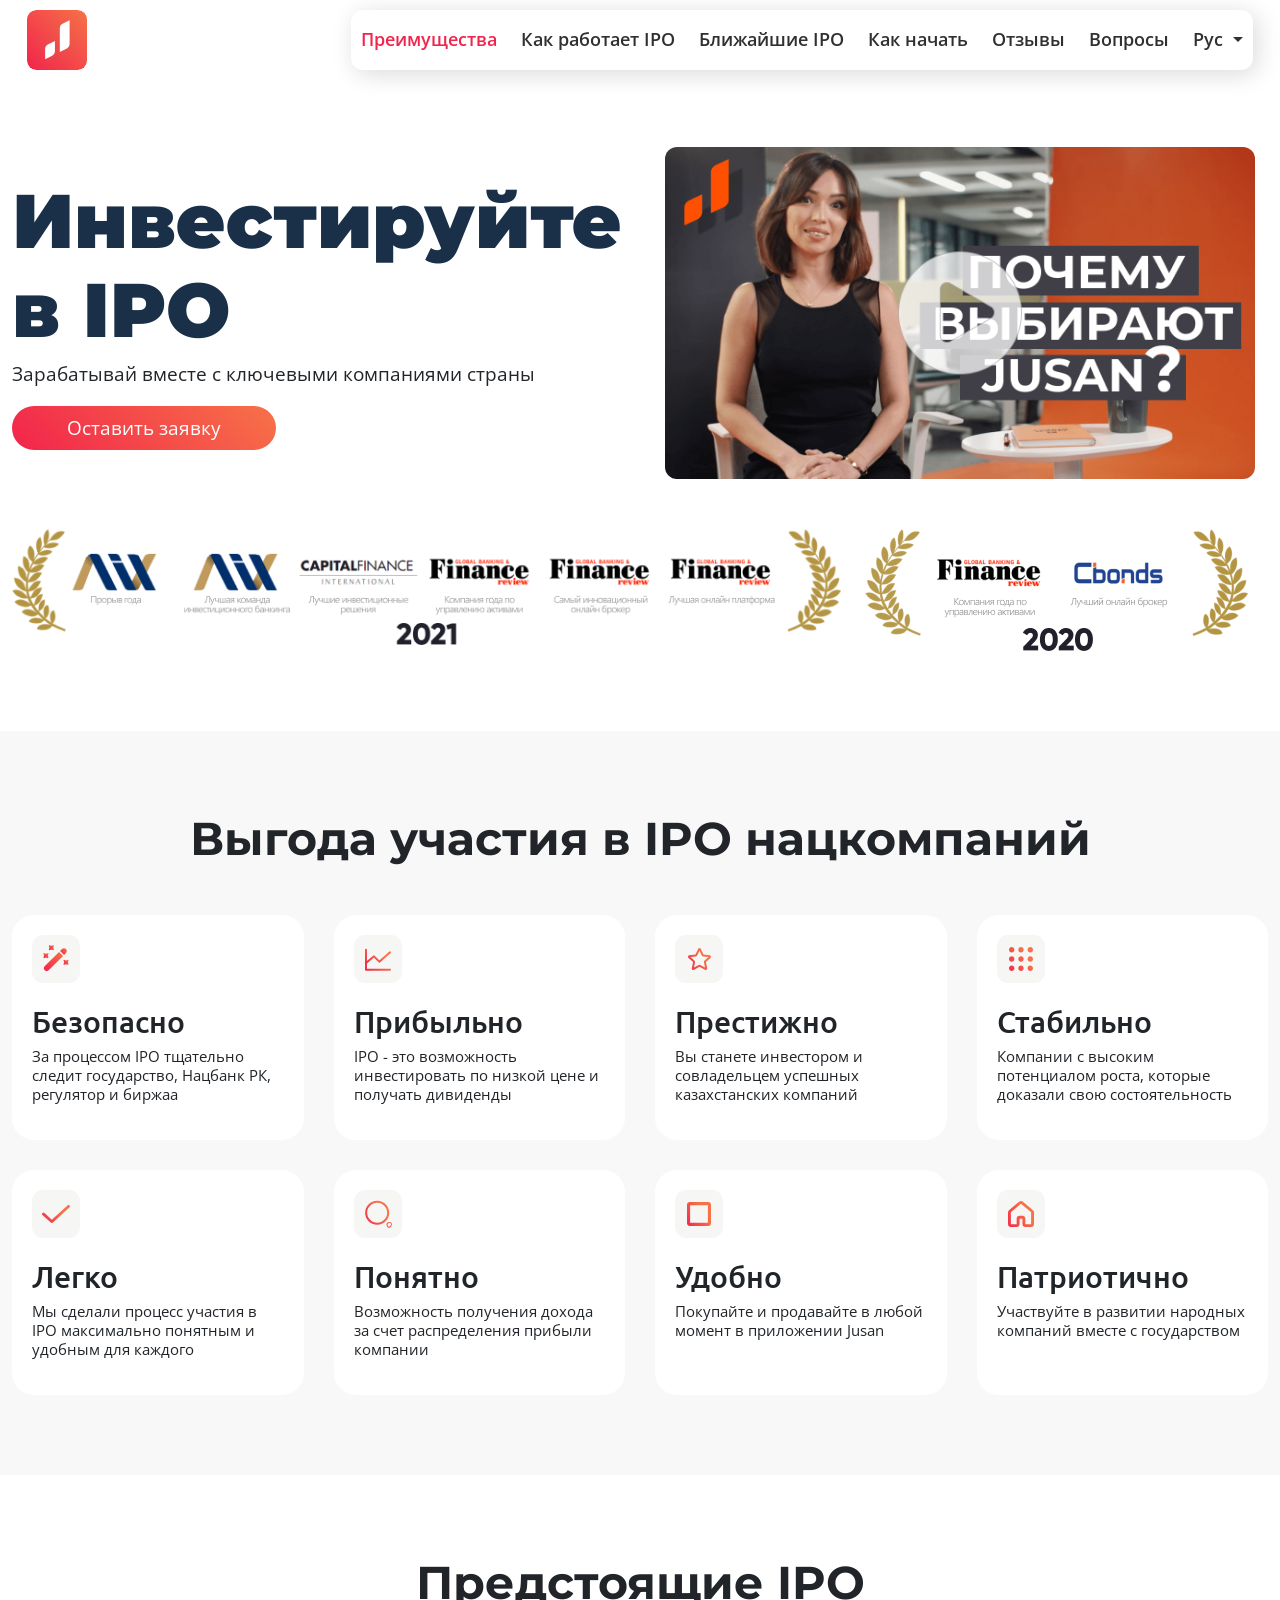
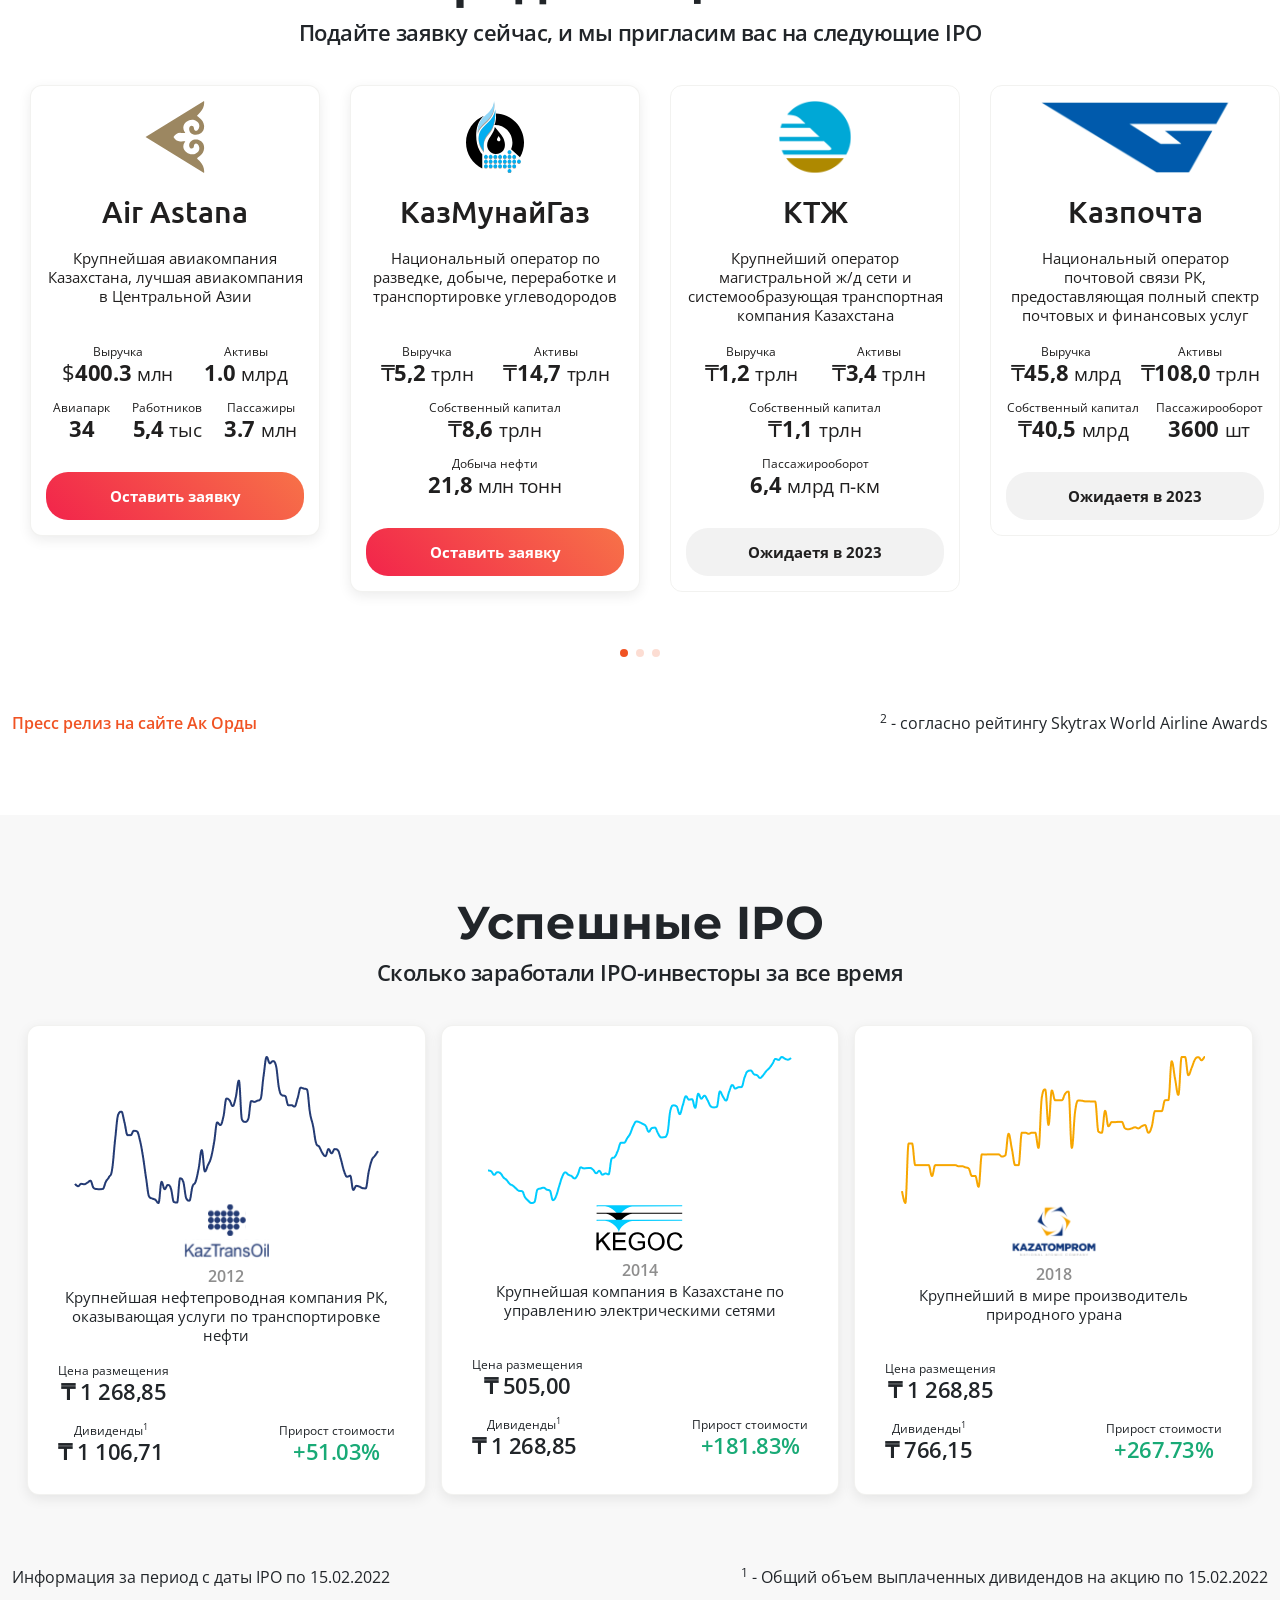
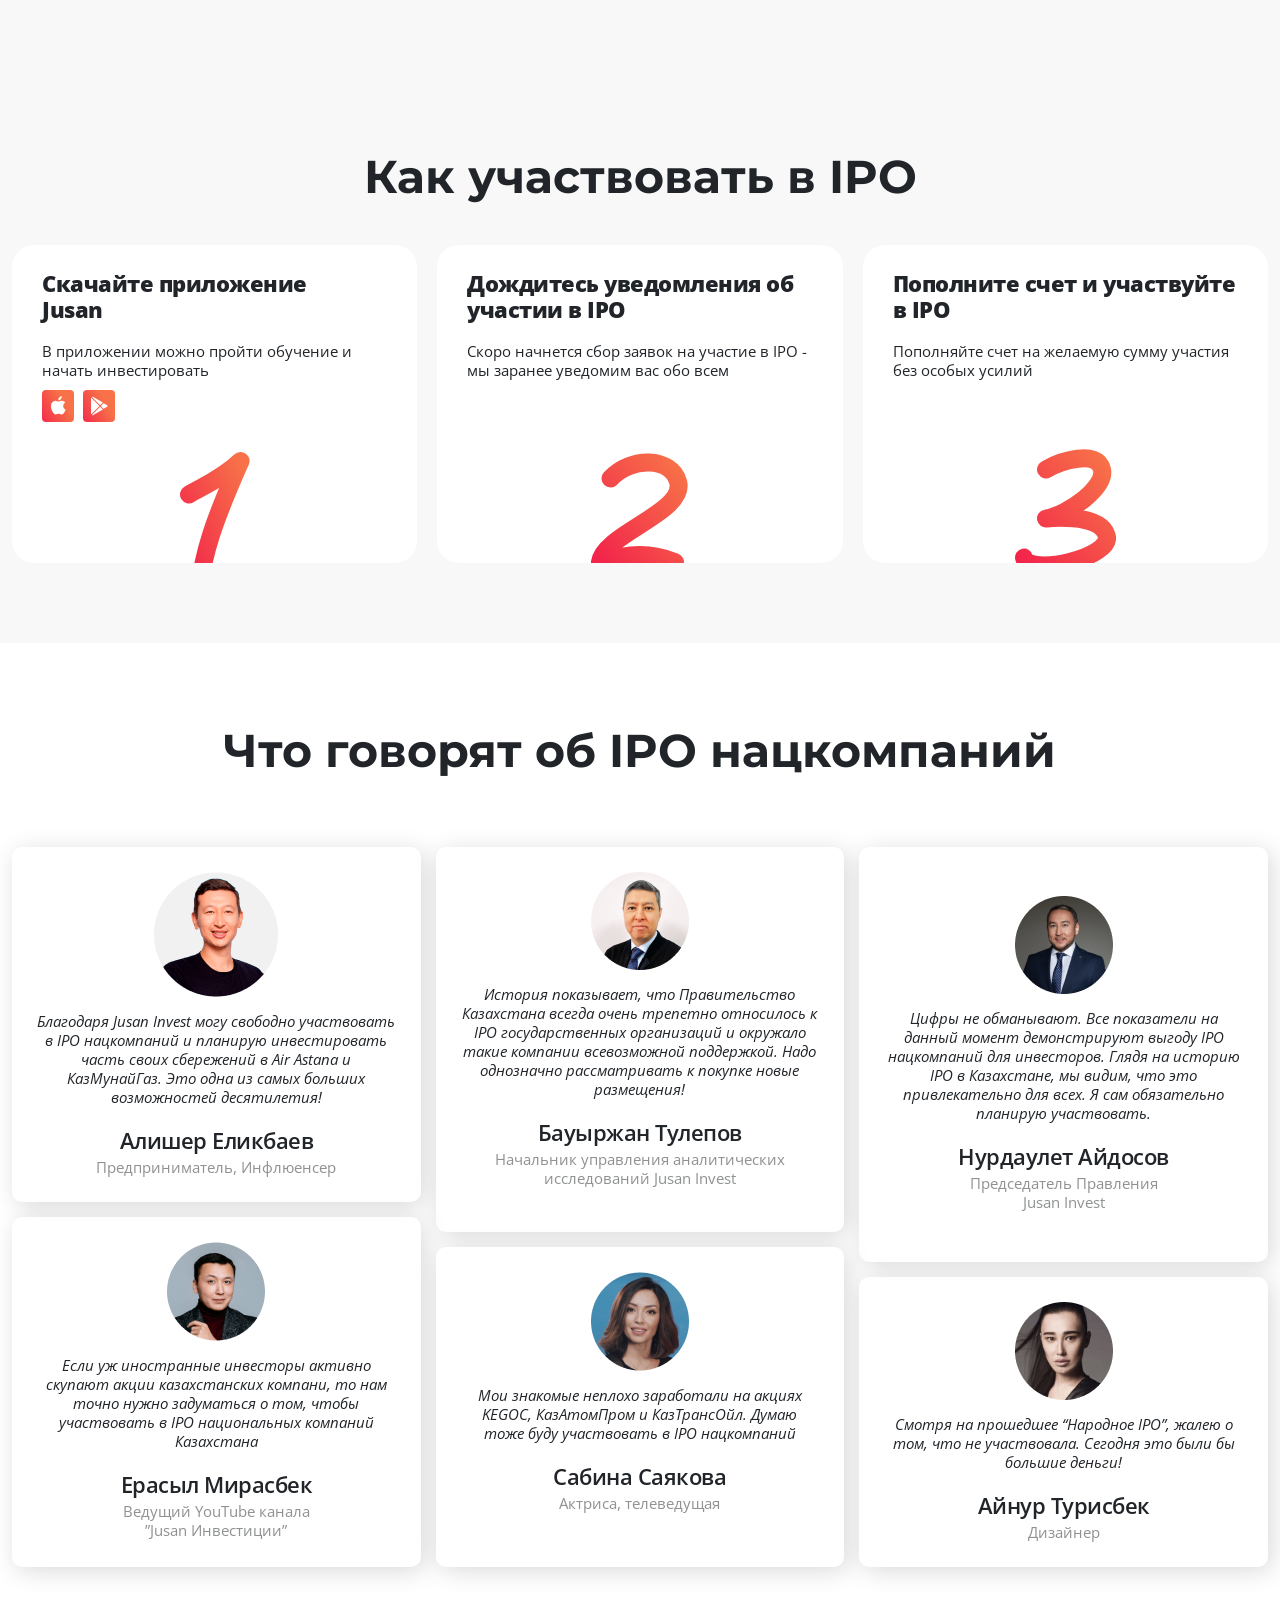
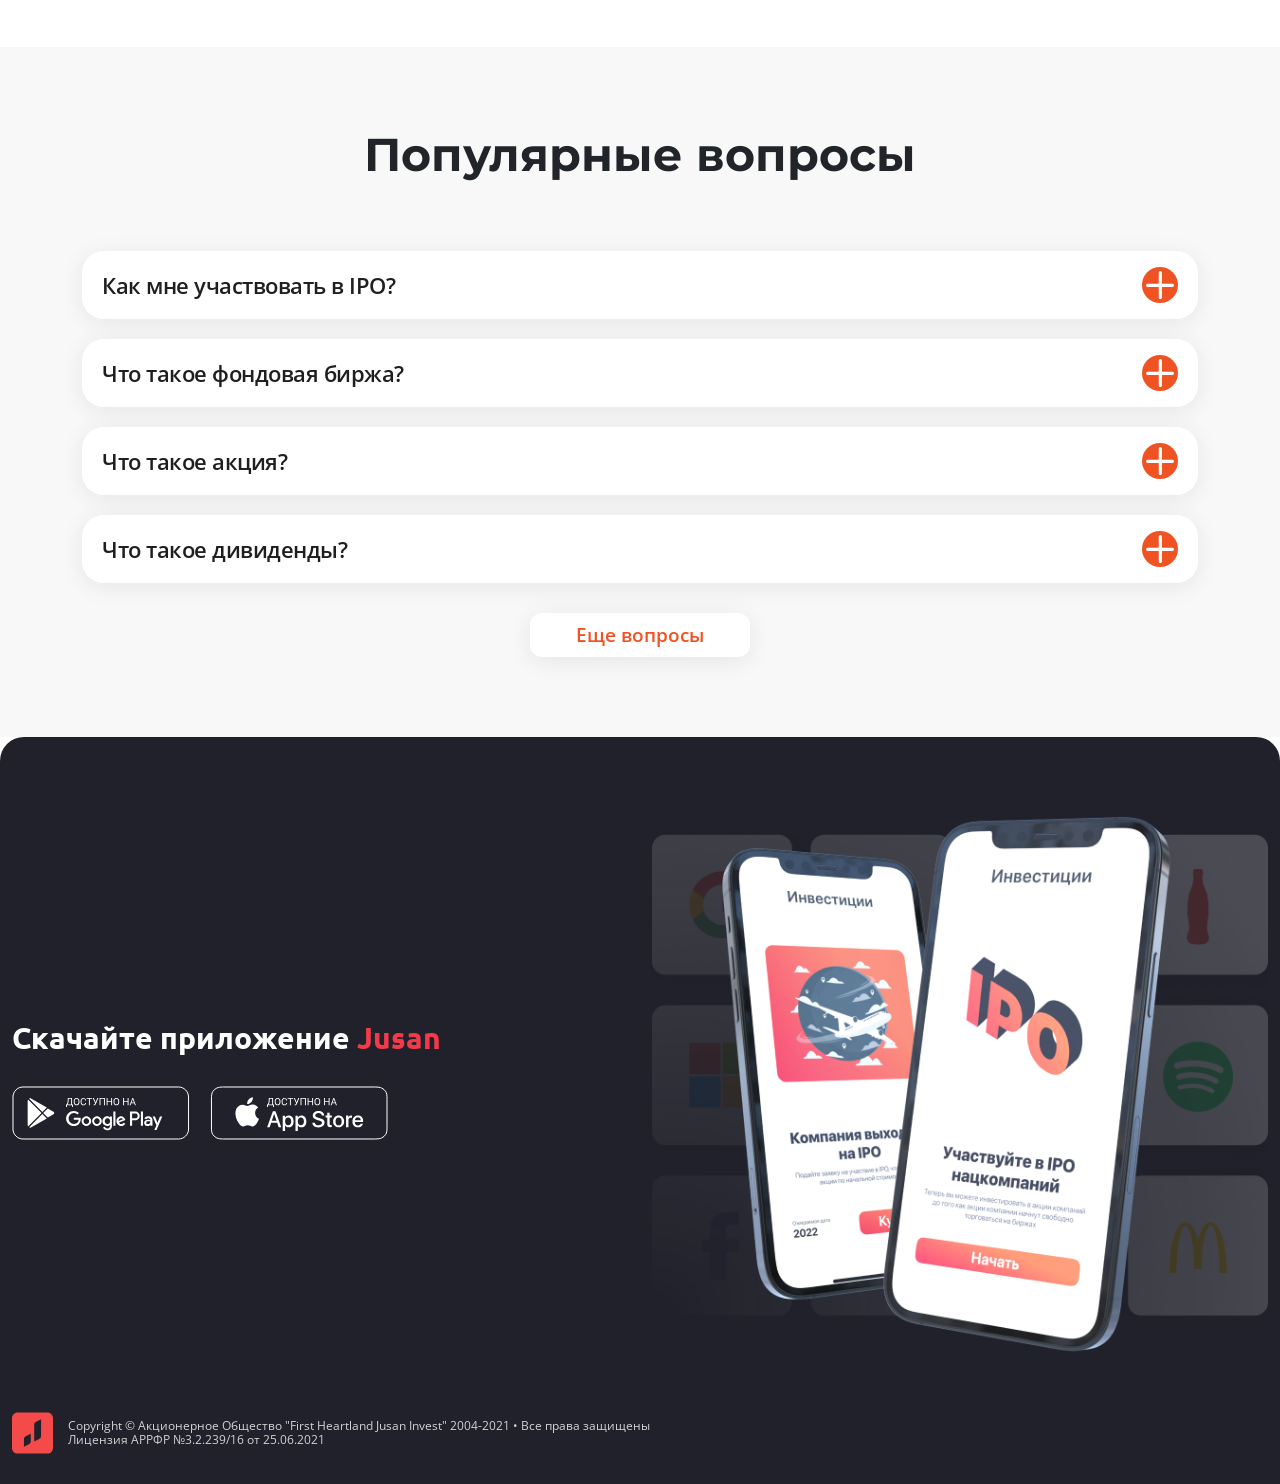
<file: halykipo/index.html>
<!DOCTYPE html>
<html lang="ru">
<head>
    <meta charset="UTF-8">
    <meta http-equiv="X-UA-Compatible" content="IE=edge">
    <meta name="viewport" content="width=device-width, initial-scale=1.0">
    <link rel="shortcut icon" href="assets/images/logo/favicon.ico" type="image/png">
    <title>IPO</title>
    <link href="https://fonts.googleapis.com/css2?family=Montserrat:ital,wght@0,100;0,200;0,300;0,400;0,500;0,600;0,700;0,800;0,900;1,100;1,200;1,300;1,400;1,500;1,600;1,700;1,800;1,900&amp;family=Roboto:ital,wght@0,100;0,300;0,400;0,500;0,700;0,900;1,100;1,300;1,400;1,500;1,700;1,900&amp;display=swap" rel="stylesheet">
    <link href="https://fonts.googleapis.com/css2?family=Open+Sans:ital,wght@0,300;0,400;0,600;0,700;0,800;1,300;1,400;1,600;1,700;1,800&amp;family=Ubuntu:ital,wght@0,300;0,400;0,500;0,700;1,300;1,400;1,500;1,700&amp;display=swap" rel="stylesheet">
    <link rel="stylesheet" href="styles/fonts.css">
    <link rel="stylesheet" href="styles/menu.css">
    <link rel="stylesheet" href="styles/style.css">
    <link href="https://cdn.jsdelivr.net/npm/bootstrap@5.0.2/dist/css/bootstrap.min.css" rel="stylesheet" integrity="sha384-EVSTQN3/azprG1Anm3QDgpJLIm9Nao0Yz1ztcQTwFspd3yD65VohhpuuCOmLASjC" crossorigin="anonymous">
    <!-- Link Swiper's CSS -->
    <link rel="stylesheet" href="https://unpkg.com/swiper/swiper-bundle.min.css"/>
</head>

<body>
    
    <header>
    <!-- start header -->
        <div class="container-fluid">
            <div class="grt-menu-row">
                <div class="grt-menu-logo">
                    <a href="/" class="grt-logo"><img src="assets/images/logo/logo-header.svg"></a>
                </div>
                <div class="grt-menu-right">
                    <nav>
                        <button class="grt-mobile-button">
                            <span class="line1"></span><span class="line2"></span><span class="line3"></span>
                        </button>
                        <ul class="grt-menu">
                            <li><a href="#benefits">Преимущества</a></li>
                            <li><a href="#how">Как работает IPO</a></li>
                            <li><a href="#forthcoming">Ближайшие IPO</a></li>
                            <!-- <li><a href="#study">Обучение</a></li> -->
                            <li><a href="#start">Как начать</a></li>								
                            <li><a href="#review">Отзывы</a></li>								
                            <li><a href="#faq">Вопросы</a></li>
                            <li class="dropdown-mobile">
                                <a class="dropdown-item active-drop" href="/">Рус</a>
                                <a class="dropdown-item" href="/kz/">Қаз</a>
                            </li>
                            <li class="dropdown">
                                <a class="dropdown-toggle" type="button" id="dropdownMenuButton1" data-bs-toggle="dropdown" aria-expanded="false">
                                Рус
                                </a>
                                <ul class="dropdown-menu" aria-labelledby="dropdownMenuButton1">
                                <li><a class="dropdown-item" href="/kz/">Қаз</a></li>
                                </ul>
                            </li>
                        </ul>
                    </nav>
                </div>
            </div>
        </div>
    </header>
	
    <section class="ji-section" id="benefits">
        <div class="container-fluid ji-pt-60">
            <div class="row align-items-center">
                <div class="col-md-6">
                    <h1 class="ji-title-h1 ji-text-blue">Инвестируйте в IPO</h1>
                    <div class="ji-text-21 ji-mb-20">
                        Зарабатывай вместе с ключевыми компаниями страны
                    </div>
                    <a href="#start" class="ji-button ji-text-21">Оставить заявку</a>
                </div>
                <div class="col-md-6">
                   <div class="ji-image">
                       <!-- Button trigger modal -->
                       <button type="button" class="btn" data-bs-toggle="modal" data-bs-target="#exampleModal">
                      
    <img src="assets/images/why-us.png" class=" ji-image" alt="why-us">
    <img src="assets/images/play.png" class="ji-play-icon" alt="icon-play">
                      </button>
                   </div>
                </div>
            </div>

            <!-- awards -->
            <div class="ji-pt-30">
                <div class="ji-awards-pc d-none d-md-block">
                    <div class="row">
                        <div class="col-sm-8"><img src="assets/images/2021.png" alt="award"></div>
                        <div class="col-sm-4"><img src="assets/images/2020.png" alt="award"></div>
                    </div>
                </div>
                <div class="swiper mySwiper2 d-block d-md-none">
                    <div class="swiper-wrapper ji-awards">
                        <div class="swiper-slide ji-awards__item">
                            <img class="ji-awards__img" src="../assets/images/award-1.png" alt="Awards">
                            <!-- <div class="ji-awards__text">Прорыв года</div> -->
                        </div>
                        <div class="swiper-slide ji-awards__item">
                            <img class="ji-awards__img" src="../assets/images/award-2.png" alt="Awards">
                        </div>
                        <div class="swiper-slide ji-awards__item">
                            <img class="ji-awards__img" src="../assets/images/award-3.png" alt="Awards">
                        </div>
                        <div class="swiper-slide ji-awards__item">
                            <img class="ji-awards__img" src="../assets/images/award-4.png" alt="Awards">
                        </div>
                        <div class="swiper-slide ji-awards__item">
                            <img class="ji-awards__img" src="../assets/images/award-5.png" alt="Awards">
                        </div>
                        <div class="swiper-slide ji-awards__item">
                            <img class="ji-awards__img" src="../assets/images/award-6.png" alt="Awards">
                        </div>
                        <div class="swiper-slide ji-awards__item">
                            <img class="ji-awards__img" src="../assets/images/award-7.png" alt="Awards">
                        </div>
                        <div class="swiper-slide ji-awards__item">
                            <img class="ji-awards__img" src="../assets/images/award-8.png" alt="Awards">
                        </div>
                    </div>
                    <div class="swiper-pagination"></div>
                </div>
            </div>
            
        </div>
    </section>
   
    <!-- benefits -->
    <section class="ji-section ji-bg-gray" id="how">
        <div class="container-fluid">
            <h2 class="ji-title-h2 text-center">
                Выгода участия в IPO нацкомпаний
            </h2>
            <div class="ji-benefits ji-pt-30">
                <div class="ji-benefits__item">
                    <div class="ji-mb-20"> <img src="assets/images/benefit-1.svg" alt="Benefits"></div>
                    <div>
                        <h3 class="ji-title-h3">Безопасно</h3>
                        <p class="ji-text-p">За процессом IPO тщательно следит государство, Нацбанк РК, регулятор и биржаа</p>
                    </div>
                </div>
                <div class="ji-benefits__item">
                    <div class="ji-mb-20"> <img src="assets/images/benefit-2.svg" alt="Benefits"></div>
                    <div>
                        <h3 class="ji-title-h3">Прибыльно</h3>
                        <p class="ji-text-p">IPO - это возможность инвестировать по низкой цене и получать дивиденды</p>
                    </div>
                </div>
                <div class="ji-benefits__item">
                    <div class="ji-mb-20"> <img src="assets/images/benefit-3.svg" alt="Benefits"></div>
                    <div>
                        <h3 class="ji-title-h3">Престижно</h3>
                        <p class="ji-text-p">Вы станете инвестором и совладельцем успешных казахстанских компаний</p>
                    </div>
                </div>
                <div class="ji-benefits__item">
                    <div class="ji-mb-20"> <img src="assets/images/benefit-4.svg" alt="Benefits"></div>
                    <div>
                        <h3 class="ji-title-h3">Стабильно</h3>
                        <p class="ji-text-p">Компании с высоким потенциалом роста, которые доказали свою состоятельность</p>
                    </div>
                </div>
                <div class="ji-benefits__item">
                    <div class="ji-mb-20"> <img src="assets/images/benefit-5.svg" alt="Benefits"></div>
                    <div>
                        <h3 class="ji-title-h3">Легко</h3>
                        <p class="ji-text-p">Мы сделали процесс участия в IPO максимально понятным и удобным для каждого</p>
                    </div>
                </div>
                <div class="ji-benefits__item">
                    <div class="ji-mb-20"> <img src="assets/images/benefit-6.svg" alt="Benefits"></div>
                    <div>
                        <h3 class="ji-title-h3">Понятно</h3>
                        <p class="ji-text-p">Возможность получения дохода за счет распределения прибыли компании</p>
                    </div>
                </div>
                <div class="ji-benefits__item">
                    <div class="ji-mb-20"> <img src="assets/images/benefit-7.svg" alt="Benefits"></div>
                    <div>
                        <h3 class="ji-title-h3">Удобно</h3>
                        <p class="ji-text-p">Покупайте и продавайте в любой момент в приложении Jusan</p>
                    </div>
                </div>
                <div class="ji-benefits__item">
                    <div class="ji-mb-20"> <img src="assets/images/benefit-8.svg" alt="Benefits"></div>
                    <div>
                        <h3 class="ji-title-h3">Патриотично</h3>
                        <p class="ji-text-p">Участвуйте в развитии народных компаний вместе с государством</p>
                    </div>
                </div>
            </div>
        </div>
    </section>

    <!-- forthcoming -->
    <section class="ji-section active" id="forthcoming">
        <h2 class="ji-title-h2 text-center">
            Предстоящие IPO
        </h2>
        <div class="ji-subtitle-24 text-center ji-plr-15px">
            Подайте заявку сейчас, и мы пригласим вас на следующие IPO
        </div>
        
        <!-- <div class="ji-forthcoming"> -->
            <div class="swiper mySwiper swiper-initialized swiper-horizontal swiper-pointer-events swiper-backface-hidden">
                <div class="swiper-wrapper" id="swiper-wrapper-afa2a7c457cae548" aria-live="polite" style="transform: translate3d(0px, 0px, 0px); transition-duration: 0ms;">
                    <div class="swiper-slide ji-forthcoming__item swiper-slide-active" role="group" aria-label="1 / 6" style="width: 341.25px;">
                        <a href="#start" class="ji-companies ji-companies-active">
                            <div class="ji-mb-20 text-center">
                                <img class="ji-mb-20 ji-companies__logo" src="assets/images/forthcoming-2.svg" alt="logo">
                                <h3 class="ji-title-h3 ji-mb-20">Air Astana</h3>
                                <p class="ji-companies-text ji-text-p">Крупнейшая авиакомпания Казахстана, лучшая авиакомпания в Центральной Азии</p>
                            </div>
                            <div class="ji-companies__info">
                                <div class="ji-companies__number">
                                    <div class="ji-text-small"> Выручка </div>
                                    <div class="ji-24-light"> $<b>400.3</b> <span class="ji-text-21">млн </span></div> 
                                </div>
                                <div class="ji-companies__number">
                                    <div class="ji-text-small"> Активы </div>
                                    <div class="ji-24-light"> <b>1.0</b>  <span class="ji-text-21">млрд</span> </div>
                                </div>
                            </div>
                            <div class="ji-companies__info" style="padding-top: 15px;">
                                <div class="ji-companies__number">
                                    <div class="ji-text-small"> Авиапарк </div>
                                    <div class="ji-24-light"> <b>34</b> </div>
                                </div>
                                <div class="ji-companies__number">
                                    <div class="ji-text-small"> Работников </div>
                                    <div class="ji-24-light"> <b>5,4</b>  <span class="ji-text-21">тыс</span></div>
                                </div>
                                <div class="ji-companies__number">
                                    <div class="ji-text-small"> Пассажиры </div>
                                    <div class="ji-24-light"> <b>3.7</b> <span class="ji-text-21">млн </span></div>
                                </div>
                            </div>
                            <div class="ji-companies__btn ji-mt-30">
                                Оставить заявку
                            </div>
                        </a>
                    </div>
                    <div class="swiper-slide ji-forthcoming__item swiper-slide-next" role="group" aria-label="2 / 6" style="width: 341.25px;">
                        <a href="#start" class="ji-companies ji-companies-active">
                            <div class="ji-mb-20 text-center">
                                <img class="ji-mb-20 ji-companies__logo" src="assets/images/forthcoming-3.svg" alt="logo">
                                <h3 class="ji-title-h3 ji-mb-20">КазМунайГаз</h3>
                                <p class="ji-companies-text ji-text-p">Национальный оператор по разведке, добыче, переработке и транспортировке углеводородов</p>
                            </div>
                            <div class="ji-companies__info">
                                <div class="ji-companies__number">
                                    <div class="ji-text-small"> Выручка </div>
                                    <div class="ji-24-light"> ₸<b>5,2</b> <span class="ji-text-21">трлн</span></div>
                                </div>
                                <div class="ji-companies__number">
                                    <div class="ji-text-small"> Активы </div>
                                    <div class="ji-24-light">₸<b>14,7</b> <span class="ji-text-21">трлн</span> </div>
                                </div>
                                <div class="ji-companies__number">
                                    <div class="ji-text-small"> Собственный капитал </div>
                                    <div class="ji-24-light"> ₸<b>8,6</b> <span class="ji-text-21">трлн</span> </div>
                                </div>
                                <div class="ji-companies__number">
                                    <div class="ji-text-small"> Добыча нефти</div>
                                    <div class="ji-24-light"> <b>21,8</b> <span class="ji-text-21"> млн тонн</span> </div>
                                </div>
                            </div>
                            <div class="ji-companies__btn ji-mt-30">
                                Оставить заявку
                            </div>
                        </a>
                    </div>
                    <div class="swiper-slide ji-forthcoming__item" role="group" aria-label="3 / 6" style="width: 341.25px;">
                        <a href="#start" class="ji-companies">
                            <div class="ji-mb-20 text-center">
                                <img class="ji-mb-20 ji-companies__logo" src="assets/images/Kazakhstan_Temir_Zholy_Logo.svg" alt="logo">
                                <h3 class="ji-title-h3 ji-mb-20">КТЖ</h3>
                                <p class="ji-companies-text ji-text-p">Крупнейший оператор магистральной ж/д сети и системообразующая транспортная компания Казахстана</p>
                            </div>
                            <div class="ji-companies__info">
                                <div class="ji-companies__number">
                                    <div class="ji-text-small"> Выручка</div>
                                    <div class="ji-24-light"> ₸<b>1,2</b> <span class="ji-text-21">трлн</span> </div>
                                </div>
                                <div class="ji-companies__number">
                                    <div class="ji-text-small"> Активы </div>
                                    <div class="ji-24-light">₸<b>3,4</b> <span class="ji-text-21">трлн</span> </div>
                                </div>
                                <div class="ji-companies__number">
                                    <div class="ji-text-small"> Собственный капитал</div>
                                    <div class="ji-24-light">₸<b>1,1</b> <span class="ji-text-21">трлн</span> </div>
                                </div>
                                <div class="ji-companies__number">
                                    <div class="ji-text-small"> Пассажирооборот </div>
                                    <div class="ji-24-light"><b>6,4</b>  <span class="ji-text-21"> млрд п-км</span> </div>
                                </div>
                            </div>
                            <div class="ji-companies__btn ji-mt-30">
                                Ожидаетя в 2023
                            </div>
                        </a>
                    </div>            
                    <div class="swiper-slide ji-forthcoming__item" role="group" aria-label="4 / 6" style="width: 341.25px;">
                        <a href="#start" class="ji-companies">
                            <div class="ji-mb-20 text-center">
                                <img class="ji-mb-20 ji-companies__logo" src="assets/images/kazpost.svg" alt="logo">
                                <h3 class="ji-title-h3 ji-mb-20">Казпочта</h3>
                                <p class="ji-companies-text ji-text-p">Национальный оператор почтовой связи РК, предоставляющая полный спектр почтовых и финансовых услуг</p>
                            </div>
                            <div class="ji-companies__info">
                                <div class="ji-companies__number">
                                    <div class="ji-text-small"> Выручка</div>
                                    <div class="ji-24-light"> ₸<b>45,8</b> <span class="ji-text-21">млрд</span></div>
                                </div>
                                <div class="ji-companies__number">
                                    <div class="ji-text-small"> Активы </div>
                                    <div class="ji-24-light"> ₸<b>108,0</b> <span class="ji-text-21">трлн</span> </div>
                                </div>
                                <div class="ji-companies__number">
                                    <div class="ji-text-small"> Собственный капитал</div>
                                    <div class="ji-24-light"> ₸<b>40,5</b> <span class="ji-text-21">млрд</span> </div>
                                </div>
                                <div class="ji-companies__number">
                                    <div class="ji-text-small"> Пассажирооборот </div>
                                    <div class="ji-24-light"> <b>3600</b> <span class="ji-text-21">шт</span> </div>
                                </div>
                            </div>
                            <div class="ji-companies__btn ji-mt-30">
                                Ожидаетя в 2023
                            </div>
                        </a>
                    </div>            
                    <div class="swiper-slide ji-forthcoming__item" role="group" aria-label="5 / 6" style="width: 341.25px;">
                        <a href="#start" class="ji-companies">
                            <div class="ji-mb-20 text-center">
                                <img class="ji-mb-20 ji-companies__logo" src="assets/images/forthcoming-1.svg" alt="logo">
                                <h3 class="ji-title-h3 ji-mb-20">QazaqGaz</h3>
                                <p class="ji-companies-text ji-text-p">Основная газовоя компания РК с крупнейшей в центрально-азиатском регионе газотранспортной сетью</p>
                            </div>
                            <div class="ji-companies__info">
                                <div class="ji-companies__number">
                                    <div class="ji-text-small"> Выручка </div>
                                    <div class="ji-24-light"> ₸<b>413,9</b> <span class="ji-text-21">млрд</span> </div>
                                </div>
                                <div class="ji-companies__number">
                                    <div class="ji-text-small"> Активы </div>
                                    <div class="ji-24-light">₸<b>1,4</b> <span class="ji-text-21">трлн</span> </div>
                                </div>
                                <div class="ji-companies__number">
                                    <div class="ji-text-small"> Собственный капитал </div>
                                    <div class="ji-24-light"> ₸<b>778,9</b> <span class="ji-text-21">млрд</span>  </div>
                                </div>
                                <div class="ji-companies__number">
                                    <div class="ji-text-small"> Добыча газа </div>
                                    <div class="ji-24-light"> <b>326,0</b> <span class="ji-text-21">млн м<sup style="font-size: small;">3</sup></span> </div>
                                </div>
                            </div>
                            <div class="ji-companies__btn ji-mt-30">
                                Ожидаетя в 2023
                            </div>
                        </a>
                    </div>
                    <div class="swiper-slide ji-forthcoming__item" role="group" aria-label="6 / 6" style="width: 341.25px;">
                        <a href="#start" class="ji-companies">
                            <div class="ji-mb-20 text-center">
                                <img class="ji-mb-20 ji-companies__logo" src="assets/images/samruk.svg" alt="logo">
                                <h3 class="ji-title-h3 ji-mb-20">СамрукЭнерго</h3>
                                <p class="ji-companies-text ji-text-p">Крупнейший многопрофильный энергетический холдинг по управлению электроэнергетическими активами в РК</p>
                            </div>
                            <div class="ji-companies__info">
                                <div class="ji-companies__number">
                                    <div class="ji-text-small"> Выручка </div>
                                    <div class="ji-24-light"> ₸<b>413,9</b> <span class="ji-text-21">млрд</span> </div>
                                </div>
                                <div class="ji-companies__number">
                                    <div class="ji-text-small"> Активы </div>
                                    <div class="ji-24-light">₸<b>1,4</b> <span class="ji-text-21">трлн</span> </div>
                                </div>
                                <div class="ji-companies__number">
                                    <div class="ji-text-small"> Собственный капитал </div>
                                    <div class="ji-24-light"> ₸<b>778,9</b> <span class="ji-text-21">млрд</span>  </div>
                                </div>
                                <div class="ji-companies__number">
                                    <div class="ji-text-small"> Добыча газа </div>
                                    <div class="ji-24-light"> <b>326,0</b> <span class="ji-text-21">млн м<sup style="font-size: small;">3</sup></span> </div>
                                </div>
                            </div>
                            <div class="ji-companies__btn ji-mt-30">
                                Ожидаетя в 2023
                            </div>
                        </a>
                    </div>
                </div>
                <div class="swiper-pagination swiper-pagination-clickable swiper-pagination-bullets swiper-pagination-horizontal"><span class="swiper-pagination-bullet swiper-pagination-bullet-active" tabindex="0" role="button" aria-label="Go to slide 1" aria-current="true"></span><span class="swiper-pagination-bullet" tabindex="0" role="button" aria-label="Go to slide 2"></span><span class="swiper-pagination-bullet" tabindex="0" role="button" aria-label="Go to slide 3"></span></div>
            <span class="swiper-notification" aria-live="assertive" aria-atomic="true"></span></div>
        <div class="container-fluid">
            <div class="d-flex justify-content-between align-items-end ji-under-grid">
                    <div class="ji-pt-30">
                        <a class="ji-link" href="https://www.akorda.kz/ru/prezident-kasym-zhomart-tokaev-provel-rasshirennoe-zasedanie-soveta-po-upravleniyu-mezhdunarodnym-finansovym-centrom-astana-161551" target="_blank">Пресс релиз на сайте Ак Орды</a>
                    </div>                  
                    <div>
                        <sup>2</sup> - согласно рейтингу Skytrax World Airline Awards
                    </div>
            </div>
        </div>
    </section>

    <!-- success -->
    <section class="ji-bg-gray ji-section">
        <h2 class="ji-title-h2 text-center">Успешные IPO</h2>
        <div class="ji-subtitle-24 text-center ji-plr-15px">
            Сколько заработали IPO-инвесторы за все время
        </div>
        <div class="container-fluid">

        <div class="ji-success ji-pt-30 ji-pb-30">
            <div class="ji-success__item ji-companies ji-companies-active">
                <div class="text-center">
                    <img src="assets/images/kazTransOil-graph.png" alt="graph">
                    <img src="assets/images/kazTransOil.svg" alt="logo">
                    <div class="ji-text-gray">2012</div>
                    <p class="ji-companies-text ji-text-p">Крупнейшая нефтепроводная компания РК, оказывающая услуги по транспортировке нефти </p>
                </div>
                
                <div class="ji-companies__info ji-mb-20">
                    <div class="ji-companies__number">
                        <div class="ji-text-small"> Цена размещения </div>
                        <div class="ji-subtitle-24">₸ 1 268,85 </div>
                    </div>
                    <div class="ji-companies__number">
                      
                    </div>
                </div>
                <div class="ji-companies__info">
                    <div class="ji-companies__number">
                        <div class="ji-text-small"> Дивиденды<sup>1</sup> </div>
                        <div class="ji-subtitle-24"> ₸ 1 106,71 </div>
                    </div>
                    <div class="ji-companies__number">
                        <div class="ji-text-small"> Прирост стоимости </div>
                        <div class="ji-subtitle-24 ji-text-green"> +51.03% </div>
                    </div>
                </div>
            </div>
            <div class="ji-success__item ji-companies ji-companies-active">
                <div class="text-center">
                    <img src="assets/images/kegoc-graph.png" alt="graph">
                    <img src="assets/images/kegoc.svg" alt="logo">
                    <div class="ji-text-gray">2014</div>
                    <p class="ji-companies-text ji-text-p">Крупнейшая компания в Казахстане по управлению электрическими сетями</p>
                </div>
                <div class="ji-companies__info ji-mb-20">
                    <div class="ji-companies__number">
                        <div class="ji-text-small"> Цена размещения </div>
                        <div class="ji-subtitle-24">₸ 505,00 </div>
                    </div>
                    <div class="ji-companies__number">
                      
                    </div>
                </div>
                <div class="ji-companies__info">
                    <div class="ji-companies__number">
                        <div class="ji-text-small"> Дивиденды<sup>1</sup> </div>
                        <div class="ji-subtitle-24"> ₸ 1 268,85 </div>
                    </div>
                    <div class="ji-companies__number">
                        <div class="ji-text-small"> Прирост стоимости </div>
                        <div class="ji-subtitle-24 ji-text-green"> +181.83% </div>
                    </div>
                </div>
            </div>
            <div class="ji-success__item ji-companies ji-companies-active">
                <div class="text-center">                    
                    <img src="assets/images/kazatomprom-graph.png" alt="graph">
                    <img src="assets/images/kazatomprom.svg" alt="logo">
                    <div class="ji-text-gray">2018</div>
                    <p class="ji-companies-text ji-text-p">Крупнейший в мире производитель природного урана</p>
                </div>
                <div class="ji-companies__info ji-mb-20">
                    <div class="ji-companies__number">
                        <div class="ji-text-small"> Цена размещения </div>
                        <div class="ji-subtitle-24">₸ 1 268,85 </div>
                    </div>
                    <div class="ji-companies__number">
                      
                    </div>
                </div>
                <div class="ji-companies__info">
                    <div class="ji-companies__number">
                        <div class="ji-text-small"> Дивиденды<sup>1</sup> </div>
                        <div class="ji-subtitle-24"> ₸ 766,15 </div>
                    </div>
                    <div class="ji-companies__number">
                        <div class="ji-text-small"> Прирост стоимости </div>
                        <div class="ji-subtitle-24 ji-text-green"> +267.73%  </div>
                    </div>
                </div>
            </div>
            <!-- <div class="ji-success__item ji-companies ji-companies-active">
                <div class="ji-mb-20 text-center">
                    <img src="assets/images/kaspi-graph.png" alt="graph">
                    <img src="assets/images/kaspi.svg" alt="logo">
                    <div class="ji-text-gray">2020</div>
                    <p class="ji-companies-text ji-text-p">Крупнейший транспортировщик электричества в Казахстане с колоссальным потенциалом роста</p>
                </div>
                <div class="ji-companies__info">
                    <div class="ji-companies__number">
                        <div class="ji-text-small"> Дивиденды </div>
                        <div class="ji-subtitle-24"> ₸ XX,YY </div>
                    </div>
                    <div class="ji-companies__number">
                        <div class="ji-text-small"> Прирост стоимости </div>
                        <div class="ji-subtitle-24 ji-text-green"> +154.81% </div>
                    </div>
                </div>
            </div> -->
        </div>
        </div>
        <div class="container-fluid">
            <div class="d-flex justify-content-between align-items-end ji-under-grid">
                    <div class="ji-pt-30">
                        Информация за период с даты IPO по 15.02.2022
                    </div>                  
                    <div>
                        <sup>1</sup> - Общий объем выплаченных дивидендов на акцию по 15.02.2022
                    </div>
            </div>
        </div>
    </section>

    <!-- steps -->
    <section class="ji-bg-gray ji-section" id="start">
        <div class="container-fluid">
            <div class="ji-title-h2 text-center">Как участвовать в IPO</div>
            <div class=" ji-steps ji-pt-30">
                    <div class="ji-steps__item">
                        <div><div class="ji-subtitle-24 ji-mb-20"> <b>Скачайте приложение <br> Jusan</b></div>
                        <div class="ji-text-p">В приложении можно пройти обучение и начать инвестировать</div>
                        <div class="ji-app-icon">
                            <a href="https://apps.apple.com/kz/app/j%C3%BDsan/id1441936010"> <img src="assets/images/appstore-icon.svg" alt="jusaninvest"></a>
                            <a href="https://play.google.com/store/apps/details?id=kz.tsb.app24&hl=ru"> <img src="assets/images/playmarket-icon.svg" alt="jusaninvest"></a>
                        </div></div>
                        <div class="text-center ji-mt-30 ji-steps__img"><img src="assets/images/step-1.svg" alt=""></div>
                    </div>
                    <div class="ji-steps__item">
                       <div> <div class="ji-subtitle-24 ji-mb-20"> <b>Дождитесь уведомления об участии в IPO</b></div>
                       <div class="ji-text-p">Скоро начнется сбор заявок на участие в IPO - мы заранее уведомим вас обо всем</div></div>
                        <div class="text-center ji-mt-30 ji-steps__img"><img src="assets/images/step-2.svg" alt=""></div>
                    </div>
                    <div class="ji-steps__item">
                      <div>  <div class="ji-subtitle-24 ji-mb-20"> <b>Пополните счет и участвуйте в IPO</b></div>
                      <div class="ji-text-p">Пополняйте счет на желаемую сумму участия без особых усилий </div></div>
                        <div class="text-center ji-mt-30 ji-steps__img"><img src="assets/images/step-3.svg" alt=""></div>
                    </div>
            </div>
        </div>

    </section>

    <!-- study -->
    <!-- <section class="ji-section" id="study">
        <div class="ji-study">
            <div class="d-flex align-items-center justify-content-between">
                <div class="offset-lg-2 col-lg-4 offset-md-0 col-md-6">
                    <h2 class="ji-title-h2 ji-mb-20">Обучение инвестированию</h2>
                    <ul class="ji-mb-20 ji-subtitle-24">
                        <li>Пройди бесплатный курс в Jusan Academy,</li>
                        <li> Получи сертификат о прохождении курса</li>
                        <li>Заработай ценные бумаги в подарок</li>
                    </ul>
                    <a href="#form" class="ji-button"><b>Оставить заявку</b></a>
                </div>
                <div class="col-lg-6 col-md-6" style="text-align: right;">
                    <picture>
                        <source srcset="assets/images/certificate.png" media="(min-width:768px)">
                        <source srcset="assets/images/certificate-1.png" media="(max-width:768px)">
                        <img src="image.png" alt="phonesGroup">
                    </picture>
                </div>
            </div>
        </div>
    </section> -->

    <!-- review -->
    <section class="ji-section" id="review">
        <div class="container-fluid">
            <h2 class="ji-title-h2 text-center ji-plr-15px">Что говорят об IPO нацкомпаний</h2>
             <div class="ji-review ji-pt-60">
                <div class="ji-review__item ji-review__item-1">
                    <div class="ji-review__img"> <img src="assets/images/avatar/elikbaev.png" alt="avatar"> </div>
                    <div class="ji-text-p">
                        <i>Благодаря Jusan Invest могу свободно участвовать в IPO нацкомпаний и планирую инвестировать часть своих сбережений в Air Astana и КазМунайГаз. Это одна из самых больших возможностей десятилетия!</i>
                    </div>
                    <div class="ji-subtitle-24">Алишер Еликбаев</div>
                    <div class="ji-text-p ji-text-grey">Предприниматель, Инфлюенсер</div>
                </div>
                <div class="ji-review__item ji-review__item-2">
                    <div class="ji-review__img"> <img src="assets/images/avatar/tulepov.png" alt="avatar"> </div>
                    <div class="ji-text-p">
                        <i>История показывает, что Правительство Казахстана всегда очень трепетно относилось к IPO государственных организаций и окружало такие компании всевозможной поддержкой. Надо однозначно рассматривать к покупке новые размещения!</i>
                    </div>
                    <div class="ji-subtitle-24">Бауыржан Тулепов</div>
                    <div class="ji-text-p ji-text-grey">Начальник управления аналитических <br> исследований Jusan Invest</div>
                </div>
                <div class="ji-review__item ji-review__item-3">
                    <div>
                        <div class="ji-review__img"> <img src="assets/images/avatar/aidossov.png" alt="avatar"> </div>
                    <div class="ji-text-p">
                        <i>Цифры не обманывают. Все показатели на данный момент демонстрируют выгоду IPO нацкомпаний для инвесторов. Глядя на историю IPO в Казахстане, мы видим, что это привлекательно для всех. Я сам обязательно планирую участвовать.</i>
                    </div>
                    <div class="ji-subtitle-24">Нурдаулет Айдосов</div>
                    <div class="ji-text-p ji-text-grey">Председатель Правления <br> Jusan Invest</div>
                    </div>
                </div>
                <div class="ji-review__item ji-review__item-4">
                    <div class="ji-review__img"> <img src="assets/images/avatar/mirasbekov.png" alt="avatar"> </div>
                    <div class="ji-text-p">
                        <i>Если уж иностранные инвесторы активно скупают акции казахстанских компани, то нам точно нужно задуматься о том, чтобы участвовать в IPO национальных компаний Казахстана</i>
                    </div>
                    <div class="ji-subtitle-24">Ерасыл Мирасбек</div>
                    <div class="ji-text-p ji-text-grey">Ведущий YouTube канала <br> ”Jusan Инвестиции”</div>
                </div>
                <div class="ji-review__item ji-review__item-5">
                    <div class="ji-review__img"> <img src="assets/images/avatar/sayakova.png" alt="avatar"> </div>
                    <div class="ji-text-p">
                        <i>Мои знакомые неплохо заработали на акциях KEGOC, КазАтомПром и КазТрансОйл. Думаю тоже буду участвовать в IPO нацкомпаний</i>
                    </div>
                    <div class="ji-subtitle-24">Сабина Саякова</div>
                    <div class="ji-text-p ji-text-grey">Актриса, телеведущая</div>
                </div>
                <div class="ji-review__item ji-review__item-6">
                    <div class="ji-review__img"> <img src="assets/images/avatar/turisbek.png" alt="avatar"> </div>
                    <div class="ji-text-p">
                        <i>Смотря на прошедшее “Народное IPO”, жалею о том, что не участвовала. Сегодня это были бы большие деньги!</i>
                    </div>
                    <div class="ji-subtitle-24">Айнур Турисбек</div>
                    <div class="ji-text-p ji-text-grey">Дизайнер</div>
                </div>
            </div>
        </div>
    </section>

    <!-- FAQ -->
    <section class="ji-bg-gray ji-section" id="faq">
        <div class="container">
            <h2 class="ji-title-h2 text-center">Популярные вопросы</h2>
            <div class="ji-faq ji-pt-60">
                <div class="accordion accordion-flush" id="accordionFlushExample">
                    <div class="accordion-item">
                        <h3 class="accordion-header" id="flush-heading9">
                          <button class="accordion-button collapsed ji-text-blue" type="button" data-bs-toggle="collapse" data-bs-target="#flush-collapse9" aria-expanded="false" aria-controls="flush-collapse9">
                              <span class="ji-subtitle-24"> Как мне участвовать в IPO?</span>
                          </button>
                        </h3>
                        <div id="flush-collapse9" class="accordion-collapse collapse" aria-labelledby="flush-heading9" data-bs-parent="#accordionFlushExample">
                          <div class="accordion-body ji-text-21">
                                <p class="ji-text-p ji-text-gray">Обновлен 1.03.22</p>
                              <p>Для участия в IPO Вам необходимо иметь брокерский счет Jusan Invest и мобильное приложение Jusan. </p>
                              <p>Далее процесс покупки акций выглядит очень просто: вы пополняете брокерский счет деньгами, далее в приложении Jusan во вкладке "Инвестиции" выбираете нужную компанию, указываете количество акций и нажимаете на кнопку «Купить». После этого деньги списываются с вашего счета и на него приходит указанное количество ценных бумаг. В этот же момент Вы становитесь инвестором и обладателем акций выбранной Вами компании.</p>
                              <p>Также можно отрыть брокерский счет в любом из ближайших отделений Jusan Invest и Jusan Bank, наши сотрудники с радостью окажут Вам любую консультацию и помогут инвестировать на месте</p>
                          </div>
                        </div>
                    </div>
                    <div class="accordion-item">
                        <h3 class="accordion-header" id="flush-heading21">
                          <button class="accordion-button collapsed ji-text-blue" type="button" data-bs-toggle="collapse" data-bs-target="#flush-collapse21" aria-expanded="false" aria-controls="flush-collapse21">
                              <span class="ji-subtitle-24">Что такое фондовая биржа?</span>
                          </button>
                        </h3>
                        <div id="flush-collapse21" class="accordion-collapse collapse" aria-labelledby="flush-heading21" data-bs-parent="#accordionFlushExample">
                          <div class="accordion-body ji-text-21">
                              <p class="ji-text-p ji-text-gray">Обновлен 1.03.22</p>
                              <p>Фондовая биржа это специально организованное место, которое предоставляет возможность покупать или продавать любые ценные бумаги (например: акции, облигации, паи и другие финансовые инструменты), она обеспечивает контроль над всеми участниками, а также гарантирует честность и быстроту осуществления сделок купли-продажи. Фондовая биржа  организовывает торговлю ценными бумагами, взаимодействуют с участниками фондового рынка и поддерживает справедливое ценообразование на рынке ценных бумаг.  
                             </p>
                             <p>Первые биржи появились на территории Европы в 15 веке – на них торговали в основном векселями и товарами. Биржи, которые торгуют исключительно ценными бумагами, появились значительно позднее. Для защиты инвесторов от недобросовестных компаний, биржи выдают лицензии на осуществление деятельности профессиональным участникам (брокерским компаниям), которые принимают непосредственного участие  в осуществлении всех биржевых сделок. Деятельность самой биржи также регулируется специальными финансовыми организациями.</p>
                          </div>
                        </div>
                    </div>  
                    <div class="accordion-item">
                        <h3 class="accordion-header" id="flush-headingOne">
                          <button class="accordion-button collapsed ji-text-blue" type="button" data-bs-toggle="collapse" data-bs-target="#flush-collapseOne" aria-expanded="false" aria-controls="flush-collapseOne">
                             <span class="ji-subtitle-24">Что такое акция? </span> 
                          </button>
                        </h3>
                        <div id="flush-collapseOne" class="accordion-collapse collapse" aria-labelledby="flush-headingOne" data-bs-parent="#accordionFlushExample">
                          <div class="accordion-body ji-text-21">
                              <p class="ji-text-p ji-text-gray">Обновлен 1.03.22</p>
                              <p>Акция - это ценная бумага, которая дает право на долю в бизнесе компании. После приобретения акции на фондовой бирже, инвестор становится одним из совладельцев компании и получает право на часть ее прибыли. Прибыль можно получать в виде дивидендов, а также дождаться роста цен на акции компании и выгодно их продать. При этом один способ получения дохода не исключает другого - можно получать дивиденды, и дожидаться роста стоимости акций, чтобы в последующем продать их по выгодной цене.</p>
                          </div>
                    </div>
                </div>
                <div class="accordion-item">
                    <h3 class="accordion-header" id="flush-headingTwo">
                        <button class="accordion-button collapsed ji-text-blue" type="button" data-bs-toggle="collapse" data-bs-target="#flush-collapseTwo" aria-expanded="false" aria-controls="flush-collapseTwo">
                            <span class="ji-subtitle-24">Что такое дивиденды? </span>
                        </button>
                    </h3>
                    <div id="flush-collapseTwo" class="accordion-collapse collapse" aria-labelledby="flush-headingTwo" data-bs-parent="#accordionFlushExample">
                        <div class="accordion-body ji-text-21">
                            <p class="ji-text-p ji-text-gray">Обновлен 1.03.22</p>
                            <p>Дивиденды — это доля от прибыли, которую компания выплачивает своим акционерам. Размер выплат на каждую акцию прописывается в дивидендной политике и утверждается на общем собрании акционеров. Дивиденды могут выплачиваться раз в год, каждые полгода или каждый квартал — всё зависит от дивидендной политики конкретной компании. Например, компания АО "Казатомпром" с момента IPO выплатила дивиденды в размере почти 1 269 тенге за 1 акцию, компания ежегодно платит дивиденды своим акционерам. </p>
                        </div>
                    </div>
                </div>
                <div class="collapse" id="collapseExample">          
                    <div class="accordion-item">
                        <h3 class="accordion-header" id="flush-heading4">
                          <button class="accordion-button collapsed ji-text-blue" type="button" data-bs-toggle="collapse" data-bs-target="#flush-collapse4" aria-expanded="false" aria-controls="flush-collapse4">
                              <span class="ji-subtitle-24"> Что такое IPO? </span>
                          </button>
                        </h3>
                        <div id="flush-collapse4" class="accordion-collapse collapse" aria-labelledby="flush-heading4" data-bs-parent="#accordionFlushExample">
                          <div class="accordion-body ji-text-21">
                            <p class="ji-text-p ji-text-gray">Обновлен 1.03.22</p>
                            <p>Initial Public Offering, или IPO, — это процесс первичного размещения акций компании на фондовом рынке. Компания предлагает инвесторам свои акции по определенной цене или в определенном диапозоне, в последующем участники фондового рынка начинают торговать этими акциями друг с другом, и цена на них может как расти, так и падать — всё зависит от финансового и операционного состояний в компании. IPO выгодно и компании, и инвесторам - бизнесу оно позволяет привлечь дополнительные инвестиции для своего развития, а инвесторам IPO позволяет стать одними из первых публичных владельцев компании и заработать на дальнейшем росте цены ее акций и на дивидендах.
                              </p>
                              <p>
                                Например, 26 июня 1992 года акции компании Starbucks начали  впервые торговаться на  бирже. В результате первичного размещения Starbucks смог привлечь дополнительный капитал на расширение и развитие, а инвесторы заработали как на дивидендах, так и на росте стоимости акций (стоимость одной акции Starbucks на 15.02.2022 составляет 94,51 долл. США.</p>
                          </div>
                        </div>
                    </div>
                    <div class="accordion-item">
                        <h3 class="accordion-header" id="flush-heading6">
                          <button class="accordion-button collapsed ji-text-blue" type="button" data-bs-toggle="collapse" data-bs-target="#flush-collapse6" aria-expanded="false" aria-controls="flush-collapse6">
                              <span class="ji-subtitle-24">Зачем компании выходят на IPO? </span>
                          </button>
                        </h3>
                        <div id="flush-collapse6" class="accordion-collapse collapse" aria-labelledby="flush-heading6" data-bs-parent="#accordionFlushExample">
                          <div class="accordion-body ji-text-21">
                            <p class="ji-text-p ji-text-gray">Обновлен 1.03.22</p>
                            <p>IPO выгодно компаниям потому что оно позволяет привлечь дополнительные инвестиции для своего развития, без увеличения кредитной нагрузки. Также после выхода на биржу компания становится более прозрачной и узнаваемой для широкого круга населения, что благоприятно отражается на ее операционных показателях. Компания после IPO должна вовремя предоставлять и публиковать свои отчеты с финансовыми и операционными  результатами,что ,в свою очередь, повышает доверие к компании.</p>
                            <p> Например, 18 мая 2012 года акции компании Facebook начали торговаться на американской бирже NASDAQ. В результате первичного размещения Facebook смог привлечь 16 млрд долл. США дополнительного капитала на развитие, а всю компанию оценили в рекордные 104 млрд долл. США</p>
                          </div>
                        </div>
                      </div>
                      <div class="accordion-item">
                        <h3 class="accordion-header" id="flush-heading7">
                          <button class="accordion-button collapsed ji-text-blue" type="button" data-bs-toggle="collapse" data-bs-target="#flush-collapse7" aria-expanded="false" aria-controls="flush-collapse7">
                              <span class="ji-subtitle-24"> Все ли компании могут выйти на IPO? </span>
                          </button>
                        </h3>
                        <div id="flush-collapse7" class="accordion-collapse collapse" aria-labelledby="flush-heading7" data-bs-parent="#accordionFlushExample">
                          <div class="accordion-body ji-text-21">
                              <p class="ji-text-p ji-text-gray">Обновлен 1.03.22</p>
                              <p>Для проведения IPO необходимы финансовые средства в том числе на оплату андеррайтера, в связи с чем компания должна иметь высокую капитализацию и стабильный доход, при этом иметь четкую долгосрочную стратегию понятную для потенциальных инвесторов, таким образом не все компаний имеют возможнсть выхода на IPO.  </p>
                          </div>
                        </div>
                      </div>
                    <div class="accordion-item">
                      <h3 class="accordion-header" id="flush-heading8">
                        <button class="accordion-button collapsed ji-text-blue" type="button" data-bs-toggle="collapse" data-bs-target="#flush-collapse8" aria-expanded="false" aria-controls="flush-collapse8">
                            <span class="ji-subtitle-24">Какие казахстанские компании выйдут на IPO в ближайшее время?</span>
                        </button>
                      </h3>
                      <div id="flush-collapse8" class="accordion-collapse collapse" aria-labelledby="flush-heading8" data-bs-parent="#accordionFlushExample">
                        <div class="accordion-body ji-text-21">
                            <p class="ji-text-p ji-text-gray">Обновлен 1.03.22</p>
                            <p>Согласно официальному ответу АО «Самрук-Қазына» в адрес некоммерческой организации «Казахстанская Ассоциация Миноритарных Акционеров», в 2022 году планируется провести IPO компаний АО «Эйр Астана» и АО «НК «КазМунайГаз», в 2023 году планируется IPO - АО «НК «QazaqGaz» и АО «НК «ҚТЖ»</p>
                        </div>
                      </div>
                    </div>
                    
                    <div class="accordion-item">
                      <h3 class="accordion-header" id="flush-heading10">
                        <button class="accordion-button collapsed ji-text-blue" type="button" data-bs-toggle="collapse" data-bs-target="#flush-collapse10" aria-expanded="false" aria-controls="flush-collapse10">
                            <span class="ji-subtitle-24">Кто может участвовать в IPO, есть ли требования к инвестору?</span>
                        </button>
                      </h3>
                      <div id="flush-collapse10" class="accordion-collapse collapse" aria-labelledby="flush-heading10" data-bs-parent="#accordionFlushExample">
                        <div class="accordion-body ji-text-21">
                              <p class="ji-text-p ji-text-gray">Обновлен 1.03.22</p>
                            <p> В IPO может участвовать любой человек, у которого имеется брокерский счет. Окрыть брокерский счет в Jusan Invest может любой гражданин Казахстана старше 18 лет или налоговый резидент Казахстана </p>
                        </div>
                      </div>
                    </div>
                    <div class="accordion-item">
                      <h3 class="accordion-header" id="flush-heading12">
                        <button class="accordion-button collapsed ji-text-blue" type="button" data-bs-toggle="collapse" data-bs-target="#flush-collapse12" aria-expanded="false" aria-controls="flush-collapse12">
                            <span class="ji-subtitle-24"> Если я сотрудник компании, могу ли я купить ее акции? </span>
                        </button>
                      </h3>
                      <div id="flush-collapse12" class="accordion-collapse collapse" aria-labelledby="flush-heading12" data-bs-parent="#accordionFlushExample">
                        <div class="accordion-body ji-text-21">
                              <p class="ji-text-p ji-text-gray">Обновлен 1.03.22</p>
                            <p> Если Вы являетесь сотрудником компании, которая впервые выпускает свои акции на фондовой бирже, Вы также можете участвовать в IPO</p>
                        </div>
                      </div>
                    </div>
                    <div class="accordion-item">
                      <h3 class="accordion-header" id="flush-heading13">
                        <button class="accordion-button collapsed ji-text-blue" type="button" data-bs-toggle="collapse" data-bs-target="#flush-collapse13" aria-expanded="false" aria-controls="flush-collapse13">
                            <span class="ji-subtitle-24"> Если я проживаю не в городе или временно нахожусь не в Казахстане, могу ли я участвовать в IPO?  </span>
                        </button>
                      </h3>
                      <div id="flush-collapse13" class="accordion-collapse collapse" aria-labelledby="flush-heading13" data-bs-parent="#accordionFlushExample">
                        <div class="accordion-body ji-text-21">
                              <p class="ji-text-p ji-text-gray">Обновлен 1.03.22</p>
                            <p>Вы можете участвовать дистанционно, для участия в IPO Вам необходимо иметь брокерский счет Jusan Invest и мобильное приложение Jusan. </p>
                            <p> Далее процесс покупки акций выглядит очень просто: вы пополняете брокерский счет деньгами, далее в приложении Jusan во вкладке "Инвестиции" выбираете нужную компанию, указываете количество акций и нажимаете на кнопку «Купить». После этого деньги списываются с вашего счета и на него приходит указанное количество ценных бумаг. В этот же момент Вы становитесь инвестором и обладателем акций выбранной Вами компании.</p>
                        </div>
                      </div>
                    </div>
                    <div class="accordion-item">
                      <h3 class="accordion-header" id="flush-heading14">
                        <button class="accordion-button collapsed ji-text-blue" type="button" data-bs-toggle="collapse" data-bs-target="#flush-collapse14" aria-expanded="false" aria-controls="flush-collapse14">
                            <span class="ji-subtitle-24"> Какая минимальная и максимальная суммы моего инвестирования в IPO?</span>
                        </button>
                      </h3>
                      <div id="flush-collapse14" class="accordion-collapse collapse" aria-labelledby="flush-heading14" data-bs-parent="#accordionFlushExample">
                        <div class="accordion-body ji-text-21">
                              <p class="ji-text-p ji-text-gray">Обновлен 1.03.22</p>
                            <p> <b>Минимальная сумма</b>> инвестирования равна стоимости одной акции. Максимальная сумма инвестирования ограничивается только объёмом акций, который предлагается к приобретению. </p>
                            <p>
                                Стоимость одной акции может быть фиксирована до начала IPO, либо может быть определён диапазон её стоимости. Чаще всего, на IPO предлагается именно возможный диапазон цен на одну акцию, а конечная цена определяется уже по итогам IPO. </p>
                            <p>
                                К примеру, во время IPO KEGOC цена за акцию была фиксирована и равнялась 505 тенге. Таким образом, можно было купить одну акцию за 505 тенге, 2 акции за 1 010 тенге и так далее. </p>
                            <p>
                                При IPO Казатомпром инвесторам был предложен диапазон цен на уровне 11,6—15,4 доллара США за 1 ГДР (Глобальная Депозитарная Расписка – ссылка на Что такое ГДР?), или за 1 акцию. По итогам размещения была установлена окончательная цена 11,6 доллара США за 1 ГДР и 4 322,74 тенге за 1 простую акцию, то есть цена реализовалась по нижней границе диапазона. В таком случае удовлетворяются заявки всех тех, кто готов был купить акцию по цене выше 11,6 доллара США.  </p>
                            <p>
                                В качестве ещё одного примера, можно рассмотреть IPO Kaspi. Диапазон цены за 1 ГДР/ акцию был установлен на уровне 28,5 – 33,75 доллара США. Цена размещения, то есть цена продажи, установилась по верхней границе диапазона и составила 33,75 доллара США за 1 ГДР/ акцию. Это означает, что спрос на акции был высокий. Заявки инвесторов, которые хотели купить акции по цене ниже, чем 33,75 доллара США, в таком случае не удовлетворяются. </p>
                            <p>
                                Однако, есть способы подачи заявок, которые позволят купить Вам акцию при любой цене, которая сложится в ходе IPO. Ваш брокер из Jusan Invest поможет Вам составить оптимальную для Вас заявку на покупку акций во время IPO.</p>
                        </div>
                      </div>
                    </div>
                    <div class="accordion-item">
                      <h3 class="accordion-header" id="flush-heading15">
                        <button class="accordion-button collapsed ji-text-blue" type="button" data-bs-toggle="collapse" data-bs-target="#flush-collapse15" aria-expanded="false" aria-controls="flush-collapse15">
                            <span class="ji-subtitle-24"> Как определить стоит ли покупать компанию? </span>
                        </button>
                      </h3>
                      <div id="flush-collapse15" class="accordion-collapse collapse" aria-labelledby="flush-heading15" data-bs-parent="#accordionFlushExample">
                        <div class="accordion-body ji-text-21">
                              <p class="ji-text-p ji-text-gray">Обновлен 1.03.22</p>
                            <p> Для определения привлекательности акций компании необходимо изучить ее финансовые показатели, рынок деятельности и перспективы развития. Также можно довериться профессиональному опыту аналитиков Jusan Invest </p>
                        </div>
                      </div>
                    </div>
                    <div class="accordion-item">
                      <h3 class="accordion-header" id="flush-heading16">
                        <button class="accordion-button collapsed ji-text-blue" type="button" data-bs-toggle="collapse" data-bs-target="#flush-collapse16" aria-expanded="false" aria-controls="flush-collapse16">
                            <span class="ji-subtitle-24"> Где я могу прочитать информацию о компании перед участием в IPO? </span>
                        </button>
                      </h3>
                      <div id="flush-collapse16" class="accordion-collapse collapse" aria-labelledby="flush-heading16" data-bs-parent="#accordionFlushExample">
                        <div class="accordion-body ji-text-21">
                              <p class="ji-text-p ji-text-gray">Обновлен 1.03.22</p>
                            <p> Вся информация о компании перед ее участием на IPO будет доступна на официальном сайте самой компании. Обычно такой раздел сайта называется "Акционерам" или IR (Investor Relations). Помимо этого, аналитики Jusan Invest будут готовить отдельные обзоры по каждой компании, которая планирует выход на IPO. Ознакомиться с аналитикой Jusan Invest можно будет также в приложении Jusan в разделе Инвестиции.</p>
                        </div>
                      </div>
                    </div>
                    <div class="accordion-item">
                      <h3 class="accordion-header" id="flush-heading17">
                        <button class="accordion-button collapsed ji-text-blue" type="button" data-bs-toggle="collapse" data-bs-target="#flush-collapse17" aria-expanded="false" aria-controls="flush-collapse17">
                            <span class="ji-subtitle-24">Могу ли я инвестировать в иностранной валюте?</span>
                        </button>
                      </h3>
                      <div id="flush-collapse17" class="accordion-collapse collapse" aria-labelledby="flush-heading17" data-bs-parent="#accordionFlushExample">
                        <div class="accordion-body ji-text-21">
                              <p class="ji-text-p ji-text-gray">Обновлен 1.03.22</p>
                            <p> Информация о возможностях инвестирования в иностранной валюте будет определена позднее</p>
                        </div>
                      </div>
                    </div>
                    <div class="accordion-item">
                      <h3 class="accordion-header" id="flush-heading18">
                        <button class="accordion-button collapsed ji-text-blue" type="button" data-bs-toggle="collapse" data-bs-target="#flush-collapse18" aria-expanded="false" aria-controls="flush-collapse18">
                            <span class="ji-subtitle-24">Гарантирует ли компания ежегодный доход?</span>
                        </button>
                      </h3>
                      <div id="flush-collapse18" class="accordion-collapse collapse" aria-labelledby="flush-heading18" data-bs-parent="#accordionFlushExample">
                        <div class="accordion-body ji-text-21">
                              <p class="ji-text-p ji-text-gray">Обновлен 1.03.22</p>
                            <p> Одним из видов дохода для держателей акций являются дивиденды. Размер выплат дивидендов на каждую акцию и частота выплат определяются в дивидендной политике и утверждаются на общем собрании акционеров. Однако, дивиденды — это необязательно. Компания может принять решение, что денежные средства нужны компании для дальнейшего развития. Если такую позицию поддержат совет директоров и общее собрание акционеров, то решение об отмене дивидендов за период будет считаться законным</p>
                        </div>
                      </div>
                    </div>
                    <div class="accordion-item">
                      <h3 class="accordion-header" id="flush-heading19">
                        <button class="accordion-button collapsed ji-text-blue" type="button" data-bs-toggle="collapse" data-bs-target="#flush-collapse19" aria-expanded="false" aria-controls="flush-collapse19">
                            <span class="ji-subtitle-24"> Как можно будет получить свой доход? </span>
                        </button>
                      </h3>
                      <div id="flush-collapse19" class="accordion-collapse collapse" aria-labelledby="flush-heading19" data-bs-parent="#accordionFlushExample">
                        <div class="accordion-body ji-text-21">
                              <p class="ji-text-p ji-text-gray">Обновлен 1.03.22</p>
                            <p>Доходом от акций считаются дивиденды. Если общее собрание акционеров компании примет решение о выплате дивидендов, то Вы тоже получите дивиденды на каждую свою акцию. Дивиденды будут поступать на Ваш брокерский счет. Далее эти денежные средства Вы сможете или инвестировать в новые ценные бумаги или перенести на свою банковскую карточку для дальнейшего обналичивания </p>
                        </div>
                      </div>
                    </div>
                    <div class="accordion-item">
                      <h3 class="accordion-header" id="flush-heading20">
                        <button class="accordion-button collapsed ji-text-blue" type="button" data-bs-toggle="collapse" data-bs-target="#flush-collapse20" aria-expanded="false" aria-controls="flush-collapse20">
                            <span class="ji-subtitle-24"> Смогу ли я участвовать в деятельности компании после покупки акций?</span>
                        </button>
                      </h3>
                      <div id="flush-collapse20" class="accordion-collapse collapse" aria-labelledby="flush-heading20" data-bs-parent="#accordionFlushExample">
                        <div class="accordion-body ji-text-21">
                              <p class="ji-text-p ji-text-gray">Обновлен 1.03.22</p>
                            <p> Акции, которые предлагают во время IPO являются простыми голосующими акциями. Это означает, что приобретая акции, Вы приобретаете право голоса в принятии решений. Если Ваша доля акций составляет менее 10% голосующих акций, то Вы миноритарный акционер.</p>
                        </div>
                      </div>
                    </div>
                    <div class="accordion-item">
                      <h3 class="accordion-header" id="flush-heading211">
                        <button class="accordion-button collapsed ji-text-blue" type="button" data-bs-toggle="collapse" data-bs-target="#flush-collapse211" aria-expanded="false" aria-controls="flush-collapse211">
                            <span class="ji-subtitle-24"> Как узнать рыночную стоимость купленных мной акций? </span>
                        </button>
                      </h3>
                      <div id="flush-collapse211" class="accordion-collapse collapse" aria-labelledby="flush-heading211" data-bs-parent="#accordionFlushExample">
                        <div class="accordion-body ji-text-21">
                              <p class="ji-text-p ji-text-gray">Обновлен 1.03.22</p>
                            <p>С момента IPO Компания становится публичной и можно ежедневно (в режиме реального времени?) отслеживать стоимость её акций. Приложение Jusan Invest позволяет сделать это наиболее удобным способом: В мобильном приложении Jusan зайдите во вкладку Инвестиции ---&gt; Посмотрите весь список ценных бумаг в разделе Избранное ---&gt; добавьте в список свою акцию и Вы сможете отслеживать  её цену</p>
                        </div>
                      </div>
                    </div>
                    <div class="accordion-item">
                      <h3 class="accordion-header" id="flush-heading22">
                        <button class="accordion-button collapsed ji-text-blue" type="button" data-bs-toggle="collapse" data-bs-target="#flush-collapse22" aria-expanded="false" aria-controls="flush-collapse22">
                            <span class="ji-subtitle-24"> Могу ли я потерять свои деньги? </span>
                        </button>
                      </h3>
                      <div id="flush-collapse22" class="accordion-collapse collapse" aria-labelledby="flush-heading22" data-bs-parent="#accordionFlushExample">
                        <div class="accordion-body ji-text-21">
                              <p class="ji-text-p ji-text-gray">Обновлен 1.03.22</p>
                            <p>К сожалению, если инвестировать в убыточную компанию, то риск потери инвестиций существует. Стоимость одной акции может оказаться ниже той, которую Вы за неё заплатили. В основном, это происходит с акциями компаний, которые находятся в начальной стадии своего развития. Компании, которые мы ожидаем к выходу на IPO в 2022-2025 гг. - это квазигосударственные компании с большими активами. Риск снижения стоимости акций таких компаний маловероятен. К примеру, на фоне начала военной операции на Украине в феврале 2022 года, упали в цене акции всех российских компаний, что было вызвано политической обстановкой и является форс-мажором.</p>
                        </div>
                      </div>
                    </div>
                    <div class="accordion-item">
                      <h3 class="accordion-header" id="flush-heading23">
                        <button class="accordion-button collapsed ji-text-blue" type="button" data-bs-toggle="collapse" data-bs-target="#flush-collapse23" aria-expanded="false" aria-controls="flush-collapse23">
                            <span class="ji-subtitle-24"> От чего зависит стоимость купленных мной акций? </span>
                        </button>
                      </h3>
                      <div id="flush-collapse23" class="accordion-collapse collapse" aria-labelledby="flush-heading23" data-bs-parent="#accordionFlushExample">
                        <div class="accordion-body ji-text-21">
                              <p class="ji-text-p ji-text-gray">Обновлен 1.03.22</p>
                            <p>Стоимость купленных Вами акций будет зависеть от операционной деятельность компании, рыночной ситуации, спроса на производимую продукцию и многих других факторов, которые непосредственно могут оказывать влияние на финансовое состояние компании. С ростом прибыли компании растёт и стоимость её акций. </p>
                        </div>
                      </div>
                    </div>
                    <div class="accordion-item">
                      <h3 class="accordion-header" id="flush-heading24">
                        <button class="accordion-button collapsed ji-text-blue" type="button" data-bs-toggle="collapse" data-bs-target="#flush-collapse24" aria-expanded="false" aria-controls="flush-collapse24">
                            <span class="ji-subtitle-24"> Смогу ли я после покупки продать акции компании быстро? </span>
                        </button>
                      </h3>
                      <div id="flush-collapse24" class="accordion-collapse collapse" aria-labelledby="flush-heading24" data-bs-parent="#accordionFlushExample">
                        <div class="accordion-body ji-text-21">
                              <p class="ji-text-p ji-text-gray">Обновлен 1.03.22</p>
                            <p> Да, Вы сможете продать свои акции после приобретения по рыночной цене. Сделать это можно подав клиентский заказ на продажу своему менеджеру в Jusan Invest или через мобильное приложение Jusan. Для этого перейдите в раздел "Инвестиции" в мобильном приложении Jusan.</p>
                        </div>
                      </div>
                    </div>
                    <div class="accordion-item">
                      <h3 class="accordion-header" id="flush-heading25">
                        <button class="accordion-button collapsed ji-text-blue" type="button" data-bs-toggle="collapse" data-bs-target="#flush-collapse25" aria-expanded="false" aria-controls="flush-collapse25">
                            <span class="ji-subtitle-24"> Могу ли я продать акции в любой момент или есть требования минимального срока владения? </span>
                        </button>
                      </h3>
                      <div id="flush-collapse25" class="accordion-collapse collapse" aria-labelledby="flush-headingThree" data-bs-parent="#accordionFlushExample">
                        <div class="accordion-body ji-text-21">
                              <p class="ji-text-p ji-text-gray">Обновлен 1.03.22</p>
                            <p> Минимального срока владения акциями нет, поэтому Вы можете продать их сразу после покупки. Быстрота конвертации акций в деньги зависит от наличия спроса и предложений на покупку и продажу этих акций – это показатель их ликвидности. К примеру, акции компаний Google, Microsoft, Amazon являются очень ливидными </p>
                        </div>
                      </div>
                    </div>
                    <div class="accordion-item">
                      <h3 class="accordion-header" id="flush-heading26">
                        <button class="accordion-button collapsed ji-text-blue" type="button" data-bs-toggle="collapse" data-bs-target="#flush-collapse26" aria-expanded="false" aria-controls="flush-collapse26">
                            <span class="ji-subtitle-24"> Куда мне обратиться, чтобы продать свои акции? </span>
                        </button>
                      </h3>
                      <div id="flush-collapse26" class="accordion-collapse collapse" aria-labelledby="flush-heading26" data-bs-parent="#accordionFlushExample">
                        <div class="accordion-body ji-text-21">
                              <p class="ji-text-p ji-text-gray">Обновлен 1.03.22</p>
                            <p>Вы сможете продать свои акции подав клиентский заказ на продажу своему менеджеру в Jusan Invest или через мобильное приложение Jusan. Для этого перейдите в раздел "Инвестиции" в мобильном приложении Jusan </p>
                        </div>
                      </div>
                    </div>
                    <div class="accordion-item">
                      <h3 class="accordion-header" id="flush-heading27">
                        <button class="accordion-button collapsed ji-text-blue" type="button" data-bs-toggle="collapse" data-bs-target="#flush-collapse27" aria-expanded="false" aria-controls="flush-collapse27">
                            <span class="ji-subtitle-24">Нужно ли платить налоги с полученного дохода </span>
                        </button>
                      </h3>
                      <div id="flush-collapse27" class="accordion-collapse collapse" aria-labelledby="flush-heading27" data-bs-parent="#accordionFlushExample">
                        <div class="accordion-body ji-text-21">
                              <p class="ji-text-p ji-text-gray">Обновлен 1.03.22</p>
                            <p>Доход, полученный на локальных фондовых биржах KASE и AIX , как от прироста стоимости акций, так и по дивидендам, не облагаются налогом. Например, Вы купили акции Казатомпром в ходе IPO в 2018 году за 4 322,74 тенге и решили продать их в 2022 году за 14 570 тенге. Ваш доход составит более 237% и Вы не будете платить налог с данного вида дохода. Более того, в 2019-2020 гг. Казатомпром выплатил Вам по 906,39 за каждую акцию в виде дивидендов. Данный доход также не будет облагаться налогом.</p>
                        </div>
                      </div>
                    </div>
                    
                </div>
                </div>
                <a class="ji-link ji-more-btn ji-text-21" data-bs-toggle="collapse" href="#collapseExample" role="button" aria-expanded="true" aria-controls="collapseExample">Еще вопросы</a>
            </div>
        </div>
    </section>


    <footer>
    <!-- start footer -->
    <section class="ji-pt-60 ji-footer" id="form">
        <div class="container-fluid">
            <div class="row align-items-center">
                <div class="col-md-6">
                    <h3 class="ji-title-h3 ji-mb-20"><b>Скачайте приложение <span class="ji-text-orange">Jusan</span></b></h3>
                    <!-- <p class="ji-text-p">Напишите свой номер телефона WhatsApp, и мы отправим вам <br> ссылку на загрузку</p>
                    <form class="ji-form ji-mt-30" method="post" action="amo/amo.php">
                        <input class="ji-form__input" name="user_phone" type="text" placeholder="+7 7XX XXX XX XX">
                        <button type="submit" class="ji-form__btn">Отправьте ссылку</button>
                    </form>
                    <div class="ji-text-small">Нажимая на кнопку “Отправьте ссылку”, вы подтверждаете ваше  <br>
                        <a class="ji-link" href="https://www.jusaninvest.kz/consent-to-data-processing" target="_blank">Согласие на сбор и обработку данных</a>
                    </div> -->
                        <div class="ji-app ji-mt-30 ji-mb-20">
                            <div class="ji-app__logo">
                                <a target="_blank" href="https://play.google.com/store/apps/details?id=kz.tsb.app24&amp;hl=ru">
                                    <img src="assets/images/google-play.svg" alt="PlayMarket">
                                </a>
                            </div>
                            <div class="ji-app__logo">
                                <a target="_blank" href="https://apps.apple.com/kz/app/j%C3%BDsan/id1441936010">
                                    <img src="assets/images/app-store.svg" alt="AppStore">
                                </a>
                            </div>
                        </div>
                </div>
                <div class="col-md-6">
                    <picture>
                        <source srcset="assets/images/bottom-pc-2.png" media="(min-width:991px)">
                        <source srcset="assets/images/bottom-pc-2.png" media="(max-width:991px)">
                        <img src="https://halykipo.kz/assets/images/bottom-pc-2.png" alt="phonesGroup">
                    </picture>
                </div>
            </div>    
            <div class="ji-copyright">
                <img src="assets/images/logo/logo-footer.svg" alt="logo">
                <div class="ji-copyright__text">
                    <div class="ji-text-small"> Copyright © Акционерное Общество "First Heartland Jusan Invest" 2004-2021 • Все права защищены
                    <br> Лицензия АРРФР №3.2.239/16 от 25.06.2021</div>
                </div>
            </div>        
        </div>
    </section>
    </footer>

<!-- Modal -->
<div class="modal fade" id="exampleModal" tabindex="-1" aria-labelledby="exampleModalLabel" aria-hidden="true">
    <div class="modal-dialog modal-dialog-centered">
      <div class="modal-content">
        <div class="modal-header">
          <button type="button" class="btn-close" data-bs-dismiss="modal" aria-label="Close"></button>
        </div>
        <div class="modal-body">
            <iframe style="border-radius: 12px; margin-top: 12px;" width="100%" height="350" src="https://www.youtube.com/embed/eVNro-MW4io" frameborder="0" allow="accelerometer; autoplay; clipboard-write; encrypted-media; gyroscope; picture-in-picture" allowfullscreen=""></iframe>
        </div>
        
      </div>
    </div>
</div>


    <script src="https://cdnjs.cloudflare.com/ajax/libs/jquery/3.1.0/jquery.min.js"></script>
    <script src="https://cdn.jsdelivr.net/npm/@popperjs/core@2.9.2/dist/umd/popper.min.js" integrity="sha384-IQsoLXl5PILFhosVNubq5LC7Qb9DXgDA9i+tQ8Zj3iwWAwPtgFTxbJ8NT4GN1R8p" crossorigin="anonymous"></script>
    <script src="https://cdn.jsdelivr.net/npm/bootstrap@5.0.2/dist/js/bootstrap.min.js" integrity="sha384-cVKIPhGWiC2Al4u+LWgxfKTRIcfu0JTxR+EQDz/bgldoEyl4H0zUF0QKbrJ0EcQF" crossorigin="anonymous"></script>
     <!-- Swiper JS -->
     <script src="https://unpkg.com/swiper/swiper-bundle.min.js"></script>
     
    <script src="scripts/script.js"></script>
    

</body>
</html>
</file>
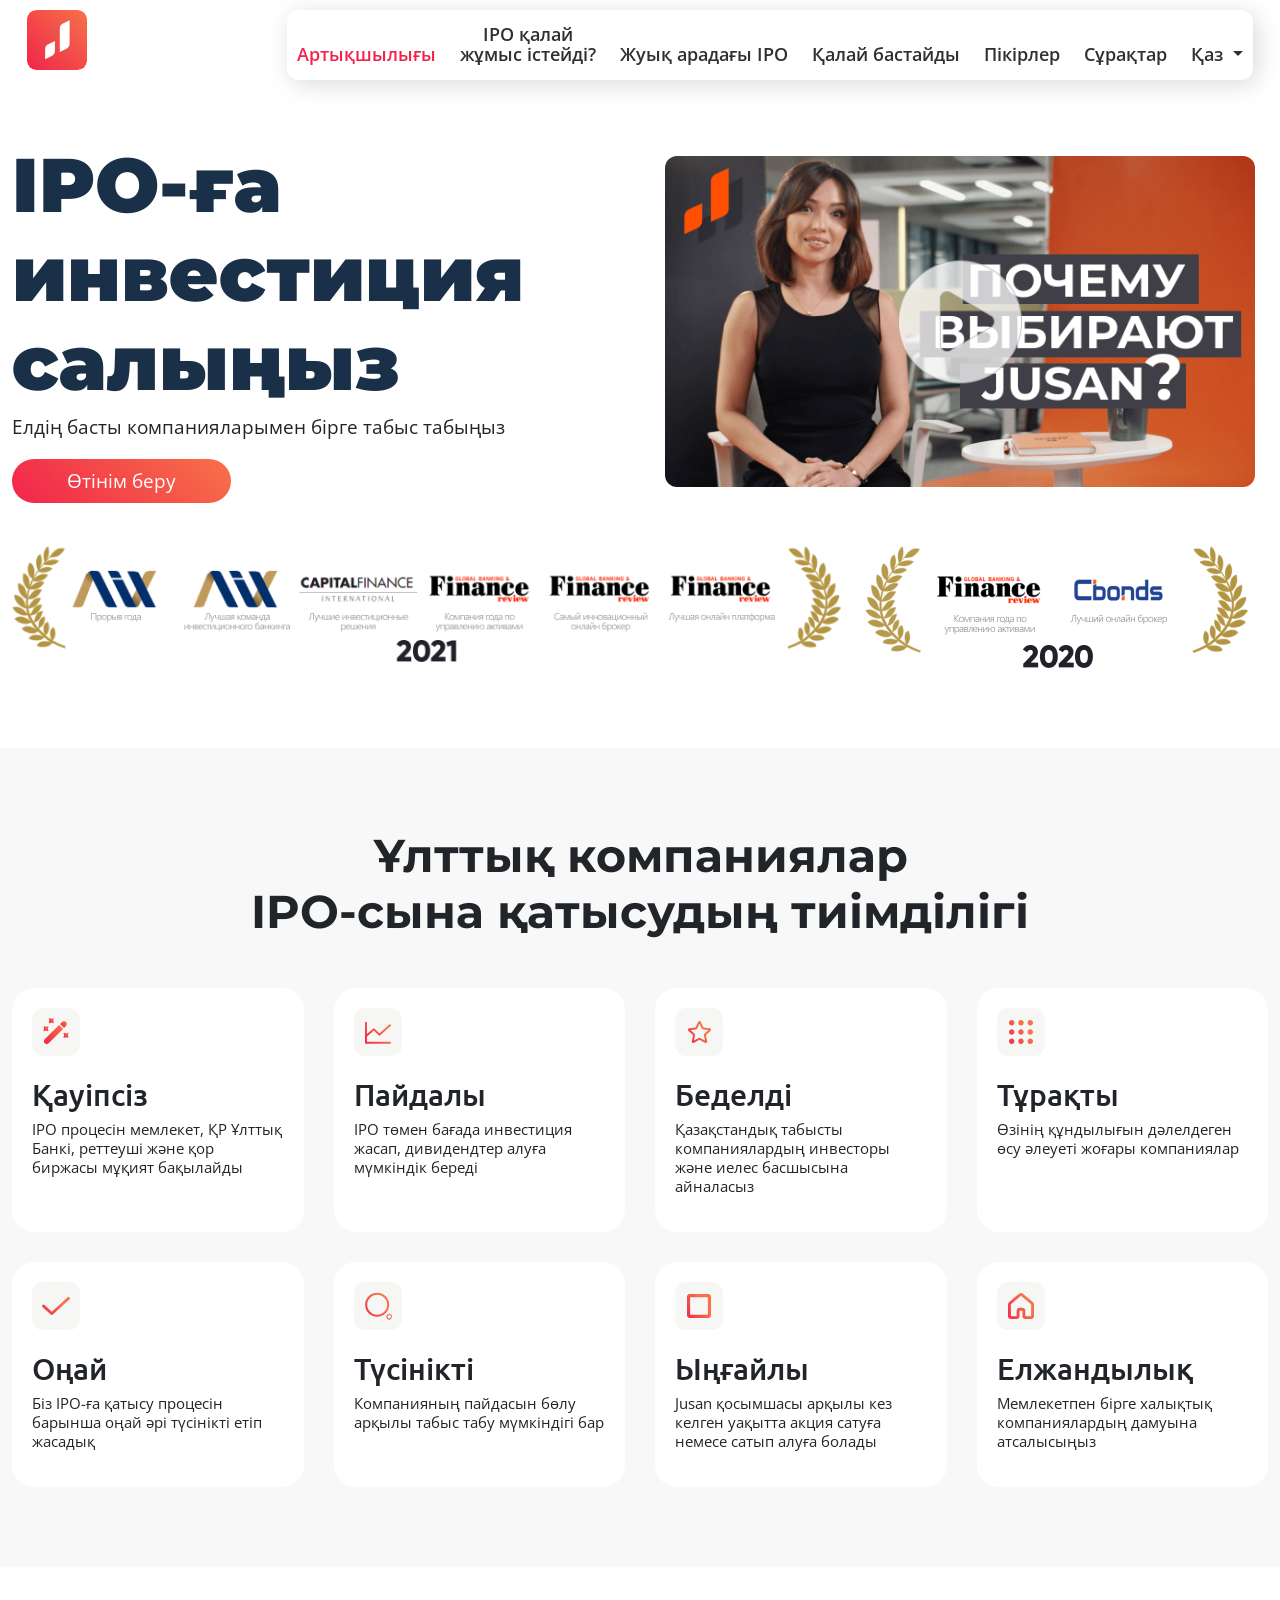
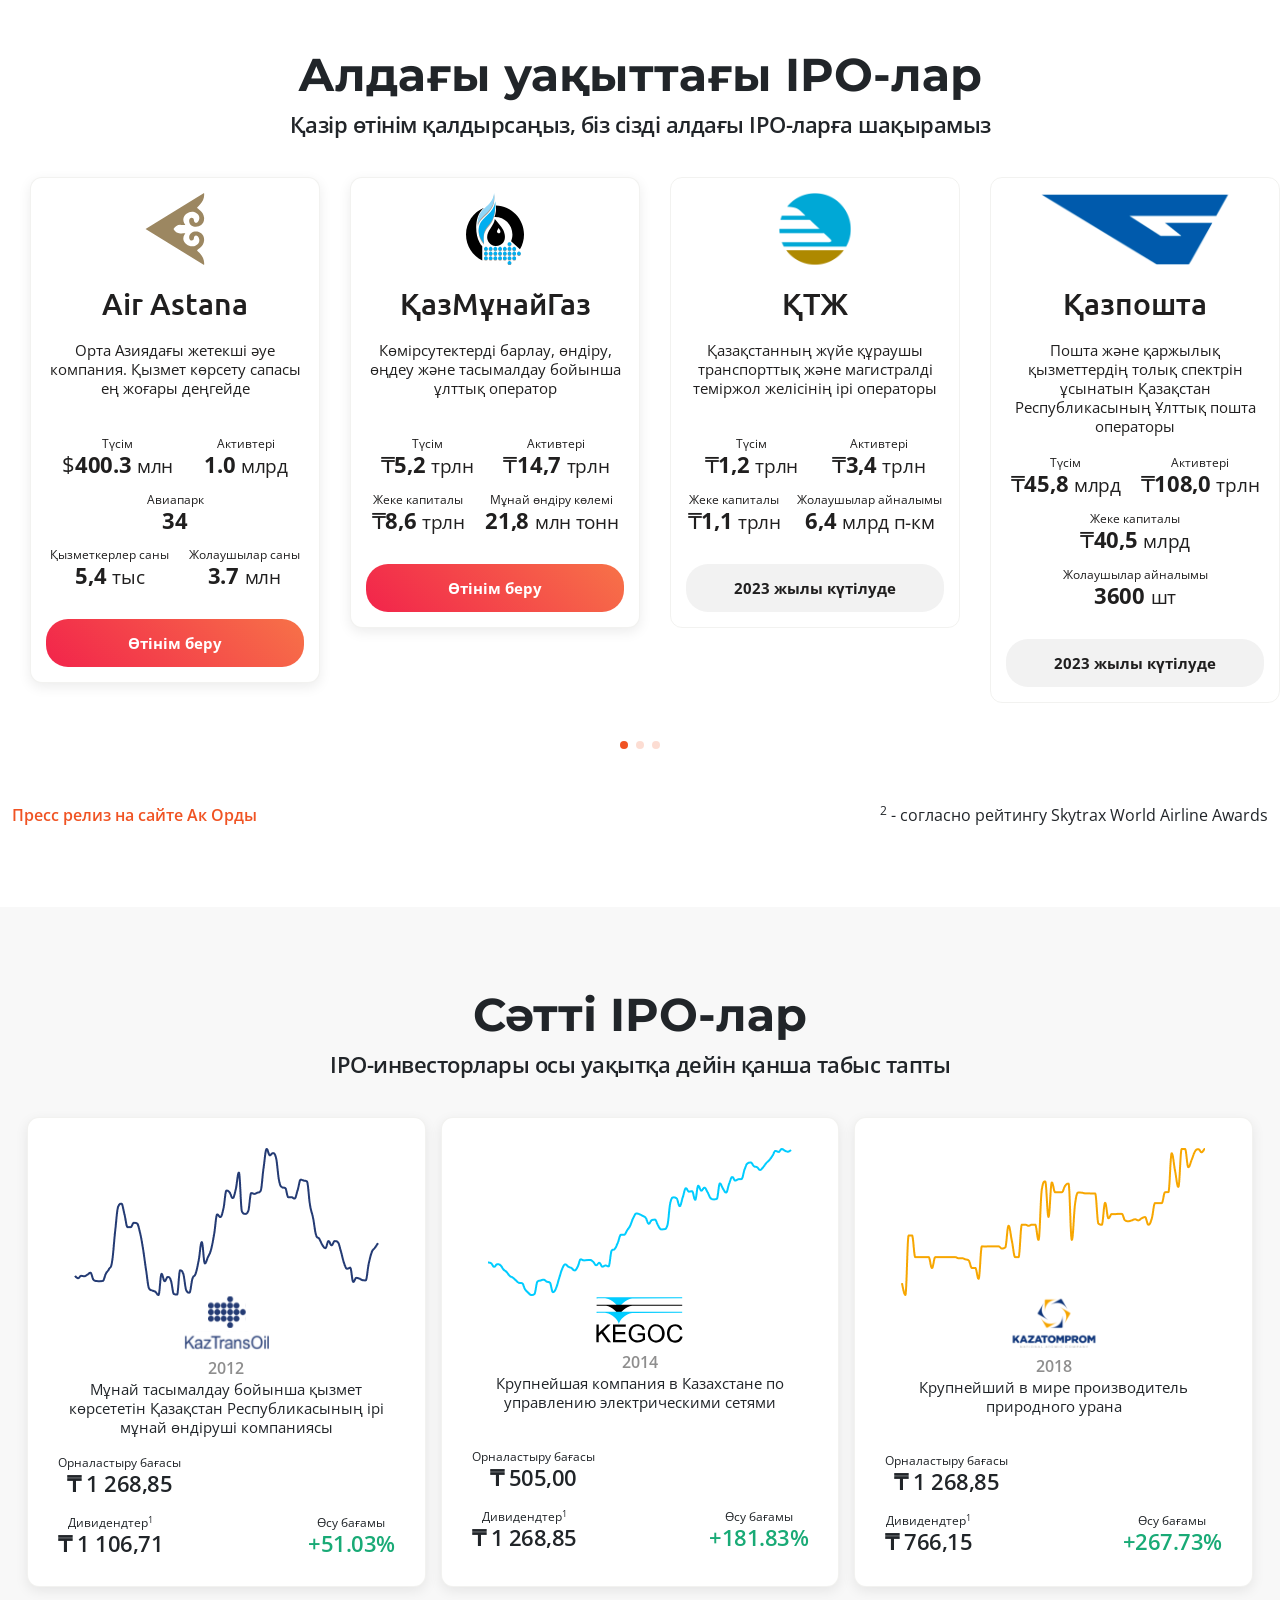
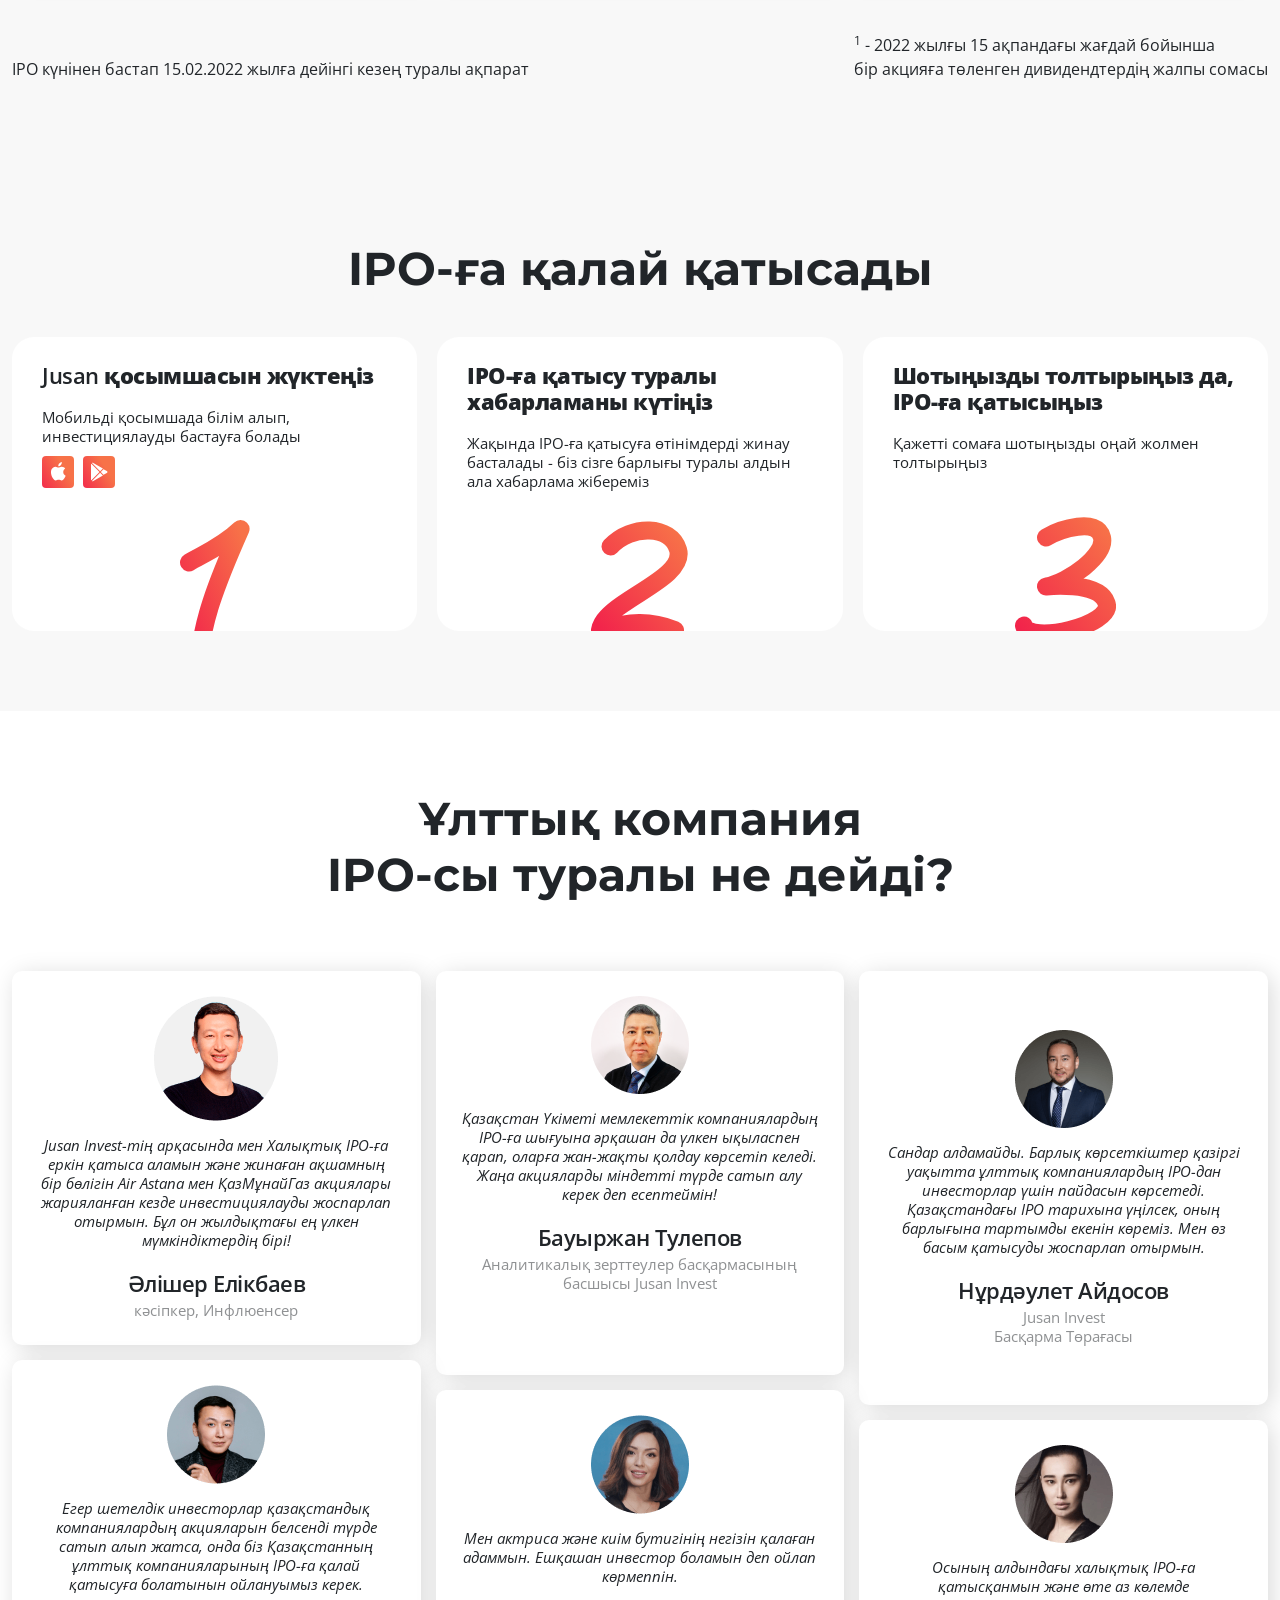
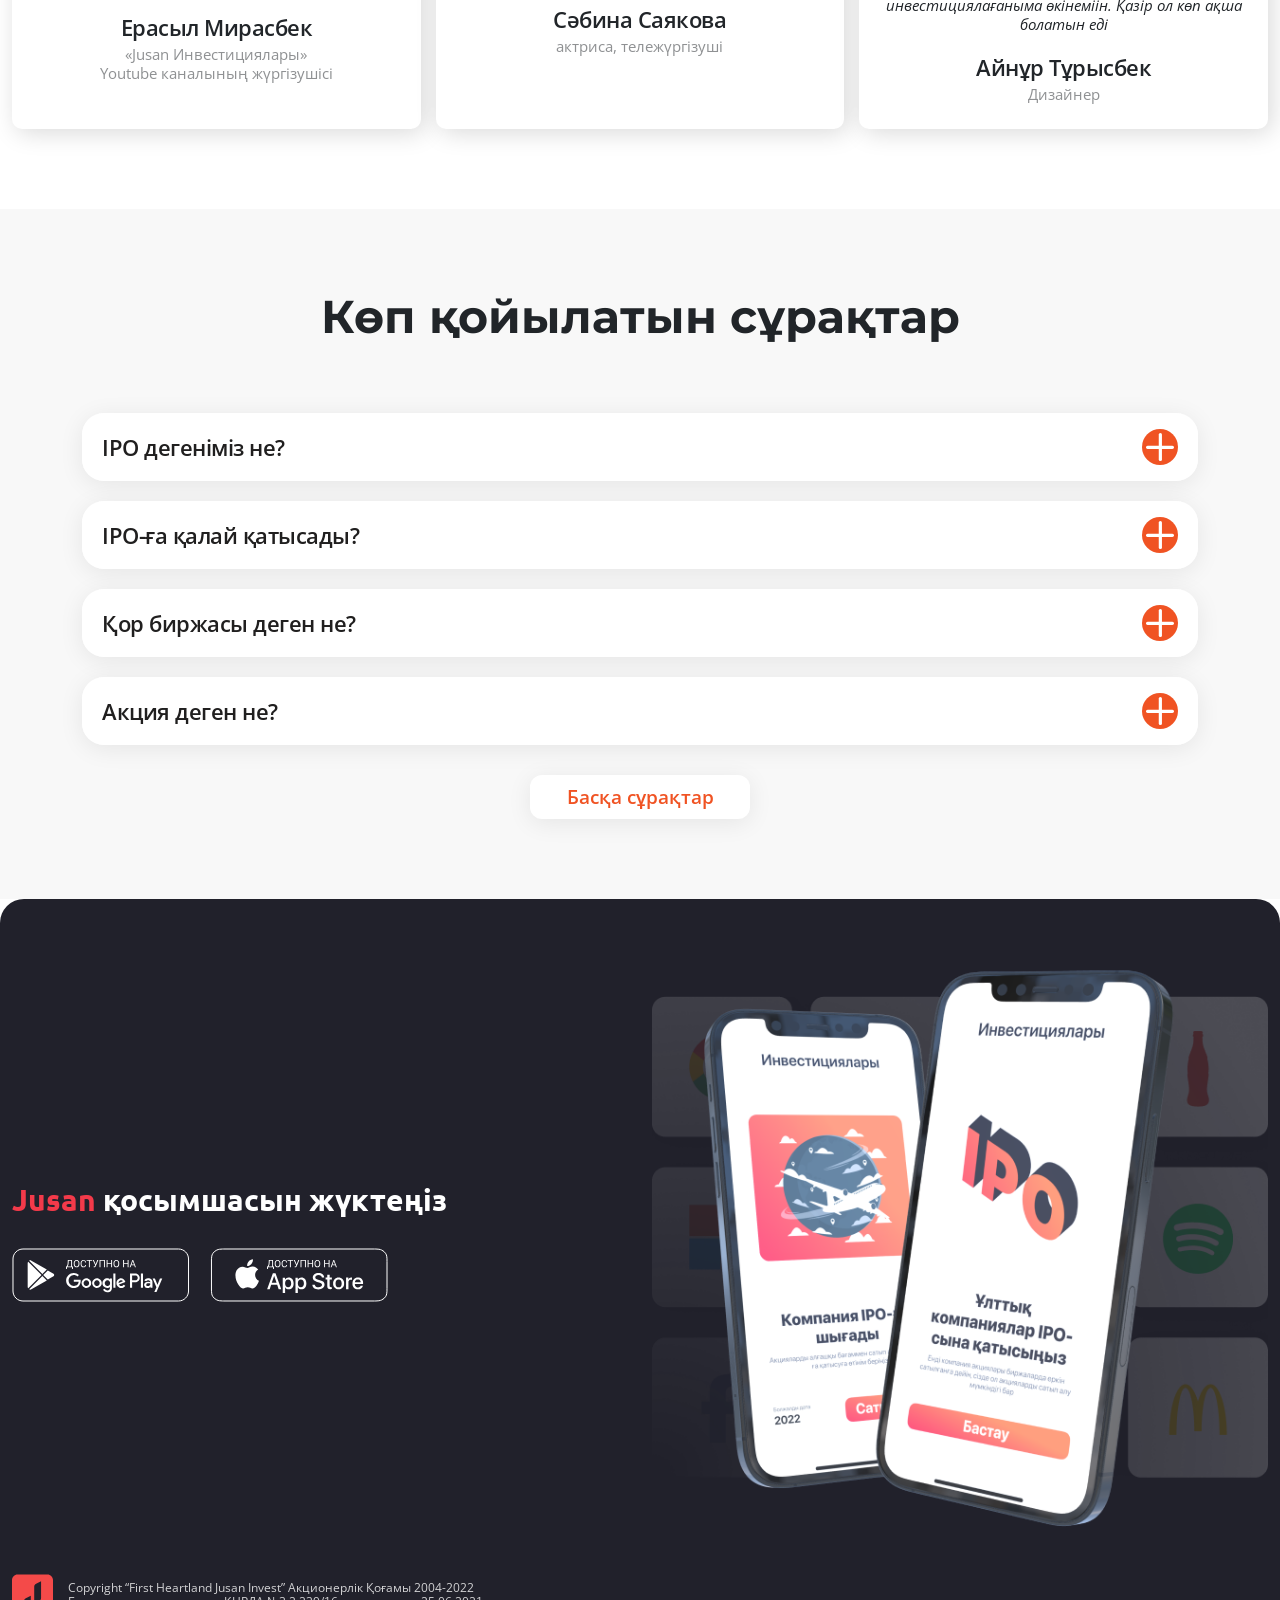
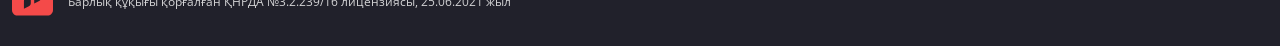
<file: halykipo/kz/index.html>
<!DOCTYPE html>
<html lang="ru">
<head>
    <meta charset="UTF-8">
    <meta http-equiv="X-UA-Compatible" content="IE=edge">
    <meta name="viewport" content="width=device-width, initial-scale=1.0">
    <link rel="shortcut icon" href="../assets/images/logo/favicon.ico" type="image/png">
    <title>IPO</title>
    <link href="https://fonts.googleapis.com/css2?family=Montserrat:ital,wght@0,100;0,200;0,300;0,400;0,500;0,600;0,700;0,800;0,900;1,100;1,200;1,300;1,400;1,500;1,600;1,700;1,800;1,900&amp;family=Roboto:ital,wght@0,100;0,300;0,400;0,500;0,700;0,900;1,100;1,300;1,400;1,500;1,700;1,900&amp;display=swap" rel="stylesheet">
    <link href="https://fonts.googleapis.com/css2?family=Open+Sans:ital,wght@0,300;0,400;0,600;0,700;0,800;1,300;1,400;1,600;1,700;1,800&amp;family=Ubuntu:ital,wght@0,300;0,400;0,500;0,700;1,300;1,400;1,500;1,700&amp;display=swap" rel="stylesheet">
    <link rel="stylesheet" href="../styles/fonts.css">
    <link rel="stylesheet" href="../styles/menu.css">
    <link rel="stylesheet" href="../styles/style.css">
    <link href="https://cdn.jsdelivr.net/npm/bootstrap@5.0.2/dist/css/bootstrap.min.css" rel="stylesheet" integrity="sha384-EVSTQN3/azprG1Anm3QDgpJLIm9Nao0Yz1ztcQTwFspd3yD65VohhpuuCOmLASjC" crossorigin="anonymous">
    <!-- Link Swiper's CSS -->
    <link rel="stylesheet" href="https://unpkg.com/swiper/swiper-bundle.min.css"/>
</head>

<body>
    
    <header>
    <!-- start header -->
        <div class="container-fluid">
            <div class="grt-menu-row">
                <div class="grt-menu-logo">
                    <a href="/kz/"  class="grt-logo"><img src="../assets/images/logo/logo-header.svg"></a>
                </div>
                <div class="grt-menu-right">
                    <nav>
                        <button class="grt-mobile-button">
                            <span class="line1"></span><span class="line2"></span><span class="line3"></span>
                        </button>
                        <ul class="grt-menu" style="padding: 10px 0;">
                            <li><a href="#benefits">Артықшылығы </a></li>
                            <li><a href="#how" class="text-center">IPO қалай <br> жұмыс істейді? </a></li>
                            <li><a href="#forthcoming">Жуық арадағы IPO</a></li>
                            <!-- <li><a href="#study">Білім алу</a></li> -->
                            <li><a href="#start">Қалай бастайды</a></li>								
                            <li><a href="#review">Пікірлер</a></li>								
                            <li><a href="#faq">Сұрақтар</a></li>
                            <li class="dropdown-mobile">
                                <a class="dropdown-item" href="/">Рус</a>
                                <a class="dropdown-item active-drop" href="#">Қаз</a>
                            </li>
                            <li class="dropdown">
                                <a class="dropdown-toggle" href="#" type="button" id="dropdownMenuButton1" data-bs-toggle="dropdown" aria-expanded="false">
                                    Қаз
                                </a>
                                <ul class="dropdown-menu" aria-labelledby="dropdownMenuButton1">
                                <li><a class="dropdown-item" href="/">Рус</a></li>
                                </ul>
                            </li>
                        </ul>
                    </nav>
                </div>
            </div>
        </div>
    </header>
	
  
    <section class="ji-section" id="benefits">
        <div class="container-fluid ji-pt-60">
            <div class="row align-items-center">
                <div class="col-md-6">
                    <h1 class="ji-title-h1 ji-text-blue">IPO-ға инвестиция салыңыз</h1>
                    <div class="ji-text-21 ji-mb-20">
                        Елдің басты компанияларымен бірге табыс табыңыз
                    </div>
                    <a href="#start" class="ji-button ji-text-21">Өтінім беру</a>
                </div>
                <div class="col-md-6">
                   <div class="ji-image">
                       <!-- Button trigger modal -->
                       <button type="button" class="btn" data-bs-toggle="modal" data-bs-target="#exampleModal">
                      
    <img src="../assets/images/why-us.png" class=" ji-image" alt="why-us">
    <img src="../assets/images/play.png" class="ji-play-icon" alt="icon-play">
                      </button>
                   </div>
                </div>
            </div>

            <!-- awards -->
            <div class="ji-pt-30">
                <div class="ji-awards-pc d-none d-md-block">
                    <div class="row">
                        <div class="col-sm-8"><img src="../assets/images/2021.png" alt="award"></div>
                        <div class="col-sm-4"><img src="../assets/images/2020.png" alt="award"></div>
                    </div>
                </div>
                <div class="swiper mySwiper2 d-block d-md-none">
                    <div class="swiper-wrapper ji-awards">
                        <div class="swiper-slide ji-awards__item">
                            <img class="ji-awards__img" src="../assets/images/award-1.png" alt="Awards">
                            <!-- <div class="ji-awards__text">Прорыв года</div> -->
                        </div>
                        <div class="swiper-slide ji-awards__item">
                            <img class="ji-awards__img" src="../assets/images/award-2.png" alt="Awards">
                        </div>
                        <div class="swiper-slide ji-awards__item">
                            <img class="ji-awards__img" src="../assets/images/award-3.png" alt="Awards">
                        </div>
                        <div class="swiper-slide ji-awards__item">
                            <img class="ji-awards__img" src="../assets/images/award-3.png" alt="Awards">
                        </div>
                        <div class="swiper-slide ji-awards__item">
                            <img class="ji-awards__img" src="../assets/images/award-4.png" alt="Awards">
                        </div>
                        <div class="swiper-slide ji-awards__item">
                            <img class="ji-awards__img" src="../assets/images/award-5.png" alt="Awards">
                        </div>
                        <div class="swiper-slide ji-awards__item">
                            <img class="ji-awards__img" src="../assets/images/award-6.png" alt="Awards">
                        </div>
                        <div class="swiper-slide ji-awards__item">
                            <img class="ji-awards__img" src="../assets/images/award-7.png" alt="Awards">
                        </div>
                        <div class="swiper-slide ji-awards__item">
                            <img class="ji-awards__img" src="../assets/images/award-8.png" alt="Awards">
                        </div>
                    </div>
                    <div class="swiper-pagination"></div>
                </div>
            </div>
            
        </div>
    </section>
   
    <!-- benefits -->
    <section class="ji-section ji-bg-gray" id="how">
        <div class="container-fluid">
            <h2 class="ji-title-h2 text-center">
                Ұлттық компаниялар <br> IPO-сына қатысудың тиімділігі
            </h2>
            <div class="ji-benefits ji-pt-30">
                <div class="ji-benefits__item">
                    <div class="ji-mb-20"> <img src="../assets/images/benefit-1.svg" alt="Benefits"></div>
                    <div>
                        <h3 class="ji-title-h3">Қауіпсіз</h3>
                        <p class="ji-text-p">IPO процесін мемлекет, ҚР Ұлттық Банкі, реттеуші және қор биржасы мұқият бақылайды</p>
                    </div>
                </div>
                <div class="ji-benefits__item">
                    <div class="ji-mb-20"> <img src="../assets/images/benefit-2.svg" alt="Benefits"></div>
                    <div>
                        <h3 class="ji-title-h3">Пайдалы</h3>
                        <p class="ji-text-p">IPO төмен бағада инвестиция жасап, дивидендтер алуға мүмкіндік береді</p>
                    </div>
                </div>
                <div class="ji-benefits__item">
                    <div class="ji-mb-20"> <img src="../assets/images/benefit-3.svg" alt="Benefits"></div>
                    <div>
                        <h3 class="ji-title-h3">Беделді</h3>
                        <p class="ji-text-p">Қазақстандық табысты компаниялардың инвесторы және иелес басшысына айналасыз</p>
                    </div>
                </div>
                <div class="ji-benefits__item">
                    <div class="ji-mb-20"> <img src="../assets/images/benefit-4.svg" alt="Benefits"></div>
                    <div>
                        <h3 class="ji-title-h3">Тұрақты </h3>
                        <p class="ji-text-p">Өзінің құндылығын дәлелдеген өсу әлеуеті жоғары компаниялар</p>
                    </div>
                </div>
                <div class="ji-benefits__item">
                    <div class="ji-mb-20"> <img src="../assets/images/benefit-5.svg" alt="Benefits"></div>
                    <div>
                        <h3 class="ji-title-h3">Оңай</h3>
                        <p class="ji-text-p">Біз IPO-ға қатысу процесін барынша оңай әрі түсінікті етіп жасадық</p>
                    </div>
                </div>
                <div class="ji-benefits__item">
                    <div class="ji-mb-20"> <img src="../assets/images/benefit-6.svg" alt="Benefits"></div>
                    <div>
                        <h3 class="ji-title-h3">Түсінікті </h3>
                        <p class="ji-text-p">Компанияның пайдасын бөлу арқылы табыс табу мүмкіндігі бар</p>
                    </div>
                </div>
                <div class="ji-benefits__item">
                    <div class="ji-mb-20"> <img src="../assets/images/benefit-7.svg" alt="Benefits"></div>
                    <div>
                        <h3 class="ji-title-h3">Ыңғайлы </h3>
                        <p class="ji-text-p">Jusan қосымшасы арқылы кез келген уақытта акция сатуға немесе сатып алуға болады</p>
                    </div>
                </div>
                <div class="ji-benefits__item">
                    <div class="ji-mb-20"> <img src="../assets/images/benefit-8.svg" alt="Benefits"></div>
                    <div>
                        <h3 class="ji-title-h3">Елжандылық</h3>
                        <p class="ji-text-p">Мемлекетпен бірге халықтық компаниялардың дамуына атсалысыңыз </p>
                    </div>
                </div>
            </div>
        </div>
    </section>

    <!-- forthcoming -->
    <section class="ji-section" id="forthcoming">
        <h2 class="ji-title-h2 text-center">
            Алдағы уақыттағы IPO-лар
        </h2>
        <div class="ji-subtitle-24 text-center ji-plr-15px">
            Қазір өтінім қалдырсаңыз, біз сізді алдағы IPO-ларға шақырамыз
        </div>
        
        <!-- <div class="ji-forthcoming"> -->
            <div class="swiper mySwiper">
                <div class="swiper-wrapper">
                    <div class="swiper-slide ji-forthcoming__item">
                        <a href="#start" class="ji-companies ji-companies-active">
                            <div class="ji-mb-20 text-center">
                                <img class="ji-mb-20 ji-companies__logo" src="../assets/images/forthcoming-2.svg" alt="logo">
                                <h3 class="ji-title-h3 ji-mb-20">Air Astana</h3>
                                <p class="ji-companies-text ji-text-p">Орта Азиядағы жетекші әуе компания. Қызмет көрсету сапасы ең жоғары деңгейде</p>
                            </div>
                            <div class="ji-companies__info">
                                <div class="ji-companies__number">
                                    <div class="ji-text-small"> Түсім </div>
                                    <div class="ji-24-light"> $<b>400.3</b> <span class="ji-text-21">млн </span></div> 
                                </div>
                                <div class="ji-companies__number">
                                    <div class="ji-text-small"> Активтері </div>
                                    <div class="ji-24-light"> <b>1.0</b>  <span class="ji-text-21">млрд</span> </div>
                                </div>
                                <div class="ji-companies__number">
                                    <div class="ji-text-small"> Авиапарк </div>
                                    <div class="ji-24-light"> <b>34</b> </div>
                                </div>
                                
                            </div>
                            <div class="ji-companies__info" style="padding-top: 15px;">
                               <div class="ji-companies__number">
                                    <div class="ji-text-small"> Қызметкерлер саны  </div>
                                    <div class="ji-24-light"> <b>5,4</b>  <span class="ji-text-21">тыс</span></div>
                                </div>
                                <div class="ji-companies__number">
                                    <div class="ji-text-small"> Жолаушылар саны  </div>
                                    <div class="ji-24-light"> <b>3.7</b> <span class="ji-text-21">млн </span></div>
                                </div>
                            </div>
                            <div class="ji-companies__btn ji-mt-30">
                                Өтінім беру
                            </div>
                        </a>
                    </div>
                    <div class="swiper-slide ji-forthcoming__item">
                        <a href="#start" class="ji-companies ji-companies-active">
                            <div class="ji-mb-20 text-center">
                                <img class="ji-mb-20 ji-companies__logo" src="../assets/images/forthcoming-3.svg" alt="logo">
                                <h3 class="ji-title-h3 ji-mb-20">ҚазМұнайГаз</h3>
                                <p class="ji-companies-text ji-text-p">Көмірсутектерді барлау, өндіру, өңдеу және тасымалдау бойынша ұлттық оператор</p>
                            </div>
                            <div class="ji-companies__info">
                                <div class="ji-companies__number">
                                    <div class="ji-text-small"> Түсім </div>
                                    <div class="ji-24-light"> ₸<b>5,2</b> <span class="ji-text-21">трлн</span></div>
                                </div>
                                <div class="ji-companies__number">
                                    <div class="ji-text-small"> Активтері </div>
                                    <div class="ji-24-light">₸<b>14,7</b> <span class="ji-text-21">трлн</span> </div>
                                </div>
                                <div class="ji-companies__number">
                                    <div class="ji-text-small"> Жеке капиталы </div>
                                    <div class="ji-24-light"> ₸<b>8,6</b> <span class="ji-text-21">трлн</span> </div>
                                </div>
                                <div class="ji-companies__number">
                                    <div class="ji-text-small"> Мұнай өндіру көлемі</div>
                                    <div class="ji-24-light"> <b>21,8</b> <span class="ji-text-21"> млн тонн</span> </div>
                                </div>
                            </div>
                            <div class="ji-companies__btn ji-mt-30" >
                                Өтінім беру
                            </div>
                        </a>
                    </div>
                    <div class="swiper-slide ji-forthcoming__item">
                        <a href="#start" class="ji-companies">
                            <div class="ji-mb-20 text-center">
                                <img class="ji-mb-20 ji-companies__logo" src="../assets/images/Kazakhstan_Temir_Zholy_Logo.svg" alt="logo">
                                <h3 class="ji-title-h3 ji-mb-20">ҚТЖ</h3>
                                <p class="ji-companies-text ji-text-p">Қазақстанның жүйе құраушы транспорттық және магистралді теміржол желісінің ірі операторы</p>
                            </div>
                            <div class="ji-companies__info">
                                <div class="ji-companies__number">
                                    <div class="ji-text-small"> Түсім</div>
                                    <div class="ji-24-light"> ₸<b>1,2</b> <span class="ji-text-21">трлн</span> </div>
                                </div>
                                <div class="ji-companies__number">
                                    <div class="ji-text-small"> Активтері </div>
                                    <div class="ji-24-light">₸<b>3,4</b> <span class="ji-text-21">трлн</span> </div>
                                </div>
                                <div class="ji-companies__number">
                                    <div class="ji-text-small"> Жеке капиталы</div>
                                    <div class="ji-24-light">₸<b>1,1</b> <span class="ji-text-21">трлн</span> </div>
                                </div>
                                <div class="ji-companies__number">
                                    <div class="ji-text-small"> Жолаушылар айналымы  </div>
                                    <div class="ji-24-light"><b>6,4</b>  <span class="ji-text-21"> млрд п-км</span> </div>
                                </div>
                            </div>
                            <div class="ji-companies__btn ji-mt-30">
                                2023 жылы күтілуде 
                            </div>
                        </a>
                    </div>            
                    <div class="swiper-slide ji-forthcoming__item">
                        <a href="#start" class="ji-companies">
                            <div class="ji-mb-20 text-center">
                                <img class="ji-mb-20 ji-companies__logo" src="../assets/images/kazpost.svg" alt="logo">
                                <h3 class="ji-title-h3 ji-mb-20">Қазпошта </h3>
                                <p class="ji-companies-text ji-text-p">Пошта және қаржылық қызметтердің толық спектрін ұсынатын Қазақстан Республикасының Ұлттық пошта операторы</p>
                            </div>
                            <div class="ji-companies__info">
                                <div class="ji-companies__number">
                                    <div class="ji-text-small"> Түсім</div>
                                    <div class="ji-24-light"> ₸<b>45,8</b> <span class="ji-text-21">млрд</span></div>
                                </div>
                                <div class="ji-companies__number">
                                    <div class="ji-text-small"> Активтері </div>
                                    <div class="ji-24-light"> ₸<b>108,0</b> <span class="ji-text-21">трлн</span> </div>
                                </div>
                                <div class="ji-companies__number">
                                    <div class="ji-text-small"> Жеке капиталы</div>
                                    <div class="ji-24-light"> ₸<b>40,5</b> <span class="ji-text-21">млрд</span> </div>
                                </div>
                                <div class="ji-companies__number">
                                    <div class="ji-text-small">Жолаушылар айналымы  </div>
                                    <div class="ji-24-light"> <b>3600</b> <span class="ji-text-21">шт</span> </div>
                                </div>
                            </div>
                            <div class="ji-companies__btn ji-mt-30">
                                2023 жылы күтілуде
                            </div>
                        </a>
                    </div>            
                    <div class="swiper-slide ji-forthcoming__item">
                        <a href="#start" class="ji-companies">
                            <div class="ji-mb-20 text-center">
                                <img class="ji-mb-20 ji-companies__logo" src="../assets/images/forthcoming-1.svg" alt="logo">
                                <h3 class="ji-title-h3 ji-mb-20">QazaqGaz</h3>
                                <p class="ji-companies-text ji-text-p">Основная газовоя компания РК с крупнейшей в центрально-азиатском регионе газотранспортной сетью</p>
                            </div>
                            <div class="ji-companies__info">
                                <div class="ji-companies__number">
                                    <div class="ji-text-small"> Түсім </div>
                                    <div class="ji-24-light"> ₸<b>413,9</b> <span class="ji-text-21">млрд</span> </div>
                                </div>
                                <div class="ji-companies__number">
                                    <div class="ji-text-small"> Активтері </div>
                                    <div class="ji-24-light">₸<b>1,4</b> <span class="ji-text-21">трлн</span> </div>
                                </div>
                                <div class="ji-companies__number">
                                    <div class="ji-text-small"> Жеке капиталы </div>
                                    <div class="ji-24-light"> ₸<b>778,9</b> <span class="ji-text-21">млрд</span>  </div>
                                </div>
                                <div class="ji-companies__number">
                                    <div class="ji-text-small"> Газ өндіру көлемі </div>
                                    <div class="ji-24-light"> <b>326,0</b> <span class="ji-text-21">млн м<sup style="font-size: small;">3</sup></span> </div>
                                </div>
                            </div>
                            <div class="ji-companies__btn ji-mt-30">
                                2023 жылы күтілуде
                            </div>
                        </a>
                    </div>
                    <div class="swiper-slide ji-forthcoming__item">
                        <a href="#start" class="ji-companies">
                            <div class="ji-mb-20 text-center">
                                <img class="ji-mb-20 ji-companies__logo" src="../assets/images/samruk.svg" alt="logo">
                                <h3 class="ji-title-h3 ji-mb-20">СамрукЭнерго</h3>
                                <p class="ji-companies-text ji-text-p">Крупнейший многопрофильный энергетический холдинг по управлению электроэнергетическими активами в РК</p>
                            </div>
                            <div class="ji-companies__info">
                                <div class="ji-companies__number">
                                    <div class="ji-text-small"> Түсім </div>
                                    <div class="ji-24-light"> ₸<b>413,9</b> <span class="ji-text-21">млрд</span> </div>
                                </div>
                                <div class="ji-companies__number">
                                    <div class="ji-text-small"> Активтері </div>
                                    <div class="ji-24-light">₸<b>1,4</b> <span class="ji-text-21">трлн</span> </div>
                                </div>
                                <div class="ji-companies__number">
                                    <div class="ji-text-small"> Жеке капиталы </div>
                                    <div class="ji-24-light"> ₸<b>778,9</b> <span class="ji-text-21">млрд</span>  </div>
                                </div>
                                <div class="ji-companies__number">
                                    <div class="ji-text-small"> Газ өндіру көлемі </div>
                                    <div class="ji-24-light"> <b>326,0</b> <span class="ji-text-21">млн м<sup style="font-size: small;">3</sup></span> </div>
                                </div>
                            </div>
                            <div class="ji-companies__btn ji-mt-30">
                                2023 жылы күтілуде
                            </div>
                        </a>
                    </div>
                </div>
                <div class="swiper-pagination"></div>
            </div>
        <div class="container-fluid">
            <div class="d-flex justify-content-between align-items-end ji-under-grid">
                    <div class="ji-pt-30">
                        <a class="ji-link" href="https://www.akorda.kz/ru/prezident-kasym-zhomart-tokaev-provel-rasshirennoe-zasedanie-soveta-po-upravleniyu-mezhdunarodnym-finansovym-centrom-astana-161551" target="_blank">Пресс релиз на сайте Ак Орды</a>
                    </div>                  
                    <div>
                        <sup>2</sup> - согласно рейтингу Skytrax World Airline Awards
                    </div>
            </div>
        </div>
    </section>

    <!-- success -->
    <section class="ji-bg-gray ji-section">
        <h2 class="ji-title-h2 text-center">Сәтті IPO-лар</h2>
        <div class="ji-subtitle-24 text-center ji-plr-15px">
            IPO-инвесторлары осы уақытқа дейін қанша табыс тапты
        </div>
        <div class="container-fluid">

        <div class="ji-success ji-pt-30 ji-pb-30">
            <div class="ji-success__item ji-companies ji-companies-active">
                <div class="text-center">
                    <img src="../assets/images/kazTransOil-graph.png" alt="graph">
                    <img src="../assets/images/kazTransOil.svg" alt="logo">
                    <div class="ji-text-gray">2012</div>
                    <p class="ji-companies-text ji-text-p">Мұнай тасымалдау бойынша қызмет көрсететін Қазақстан Республикасының ірі мұнай өндіруші компаниясы</p>
                </div>
                
                <div class="ji-companies__info ji-mb-20">
                    <div class="ji-companies__number">
                        <div class="ji-text-small"> Орналастыру бағасы  </div>
                        <div class="ji-subtitle-24">₸ 1 268,85 </div>
                    </div>
                    <div class="ji-companies__number">
                      
                    </div>
                </div>
                <div class="ji-companies__info">
                    <div class="ji-companies__number">
                        <div class="ji-text-small"> Дивидендтер<sup>1</sup> </div>
                        <div class="ji-subtitle-24"> ₸ 1 106,71 </div>
                    </div>
                    <div class="ji-companies__number">
                        <div class="ji-text-small"> Өсу бағамы  </div>
                        <div class="ji-subtitle-24 ji-text-green"> +51.03% </div>
                    </div>
                </div>
            </div>
            <div class="ji-success__item ji-companies ji-companies-active">
                <div class="text-center">
                    <img src="../assets/images/kegoc-graph.png" alt="graph">
                    <img src="../assets/images/kegoc.svg" alt="logo">
                    <div class="ji-text-gray">2014</div>
                    <p class="ji-companies-text ji-text-p">Крупнейшая компания в Казахстане по управлению электрическими сетями</p>
                </div>
                <div class="ji-companies__info ji-mb-20">
                    <div class="ji-companies__number">
                        <div class="ji-text-small"> Орналастыру бағасы  </div>
                        <div class="ji-subtitle-24">₸ 505,00 </div>
                    </div>
                    <div class="ji-companies__number">
                      
                    </div>
                </div>
                <div class="ji-companies__info">
                    <div class="ji-companies__number">
                        <div class="ji-text-small"> Дивидендтер<sup>1</sup> </div>
                        <div class="ji-subtitle-24"> ₸ 1 268,85 </div>
                    </div>
                    <div class="ji-companies__number">
                        <div class="ji-text-small"> Өсу бағамы  </div>
                        <div class="ji-subtitle-24 ji-text-green"> +181.83% </div>
                    </div>
                </div>
            </div>
            <div class="ji-success__item ji-companies ji-companies-active">
                <div class="text-center">                    
                    <img src="../assets/images/kazatomprom-graph.png" alt="graph">
                    <img src="../assets/images/kazatomprom.svg" alt="logo">
                    <div class="ji-text-gray">2018</div>
                    <p class="ji-companies-text ji-text-p">Крупнейший в мире производитель природного урана</p>
                </div>
                <div class="ji-companies__info ji-mb-20">
                    <div class="ji-companies__number">
                        <div class="ji-text-small"> Орналастыру бағасы  </div>
                        <div class="ji-subtitle-24">₸ 1 268,85 </div>
                    </div>
                    <div class="ji-companies__number">
                      
                    </div>
                </div>
                <div class="ji-companies__info">
                    <div class="ji-companies__number">
                        <div class="ji-text-small"> Дивидендтер<sup>1</sup> </div>
                        <div class="ji-subtitle-24"> ₸ 766,15 </div>
                    </div>
                    <div class="ji-companies__number">
                        <div class="ji-text-small"> Өсу бағамы  </div>
                        <div class="ji-subtitle-24 ji-text-green"> +267.73%  </div>
                    </div>
                </div>
            </div>
            <!-- <div class="ji-success__item ji-companies ji-companies-active">
                <div class="ji-mb-20 text-center">
                    <img src="../assets/images/kaspi-graph.png" alt="graph">
                    <img src="../assets/images/kaspi.svg" alt="logo">
                    <div class="ji-text-gray">2020</div>
                    <p class="ji-companies-text ji-text-p">Крупнейший транспортировщик электричества в Казахстане с колоссальным потенциалом роста</p>
                </div>
                <div class="ji-companies__info">
                    <div class="ji-companies__number">
                        <div class="ji-text-small"> Дивидендтер </div>
                        <div class="ji-subtitle-24"> ₸ XX,YY </div>
                    </div>
                    <div class="ji-companies__number">
                        <div class="ji-text-small"> Өсу бағамы  </div>
                        <div class="ji-subtitle-24 ji-text-green"> +154.81% </div>
                    </div>
                </div>
            </div> -->
        </div>
        </div>
        <div class="container-fluid">
            <div class="d-flex justify-content-between align-items-end ji-under-grid">
                    <div class="ji-pt-30">
                        IPO күнінен бастап 15.02.2022 жылға дейінгі кезең туралы ақпарат
                    </div>                  
                    <div>
                        <sup>1</sup> - 2022 жылғы 15 ақпандағы жағдай бойынша <br> бір акцияға төленген дивидендтердің жалпы сомасы
                    </div>
            </div>
        </div>
    </section>

    <!-- steps -->
    <section class="ji-bg-gray ji-section" id="start">
        <div class="container-fluid">
            <div class="ji-title-h2 text-center">IPO-ға қалай қатысады</div>
            <div class=" ji-steps ji-pt-30">
                <div class="ji-steps__item">
                    <div><div class="ji-subtitle-24 ji-mb-20"> Jusan  <b>қосымшасын жүктеңіз <br> </b></div>
                    <div class="ji-text-p"> Мобильді қосымшада білім алып, инвестициялауды бастауға болады </div>
                    <div class="ji-app-icon">
                        <a href="https://apps.apple.com/kz/app/j%C3%BDsan/id1441936010"> <img src="../assets/images/appstore-icon.svg" alt="jusaninvest"></a>
                        <a href="https://play.google.com/store/apps/details?id=kz.tsb.app24&hl=ru"> <img src="../assets/images/playmarket-icon.svg" alt="jusaninvest"></a>
                    </div></div>
                    <div class="text-center ji-mt-30 ji-steps__img"><img src="../assets/images/step-1.svg" alt=""></div>
                </div>
                <div class="ji-steps__item">
                   <div> <div class="ji-subtitle-24 ji-mb-20"> <b>IPO-ға қатысу туралы хабарламаны күтіңіз</b></div>
                   <div class="ji-text-p">Жақында IPO-ға қатысуға өтінімдерді жинау басталады - біз сізге барлығы туралы алдын ала хабарлама жібереміз</div></div>
                    <div class="text-center ji-mt-30 ji-steps__img"><img src="../assets/images/step-2.svg" alt=""></div>
                </div>
                <div class="ji-steps__item">
                  <div>  <div class="ji-subtitle-24 ji-mb-20"> <b>Шотыңызды толтырыңыз да, IPO-ға қатысыңыз</b></div>
                  <div class="ji-text-p"> Қажетті сомаға шотыңызды оңай жолмен толтырыңыз </div></div>
                    <div class="text-center ji-mt-30 ji-steps__img"><img src="../assets/images/step-3.svg" alt=""></div>
                </div>
        </div>
        </div>

    </section>

    <!-- study -->
    <!-- <section class="ji-section" id="study">
        <div class="ji-study">
            <div class="d-flex align-items-center justify-content-between">
                <div class="offset-lg-2 col-lg-4 offset-md-0 col-md-6">
                    <h2 class="ji-title-h2 ji-mb-20">Обучение инвестированию</h2>
                    <ul class="ji-mb-20 ji-subtitle-24">
                        <li>Пройди бесплатный курс в Jusan Academy,</li>
                        <li> Получи сертификат о прохождении курса</li>
                        <li>Заработай ценные бумаги в подарок</li>
                    </ul>
                    <a href="#form" class="ji-button"><b>Өтінім беру</b></a>
                </div>
                <div class="col-lg-6 col-md-6" style="text-align: right;">
                    <picture>
                        <source srcset="../assets/images/certificate.png" media="(min-width:768px)">
                        <source srcset="../assets/images/certificate-1.png" media="(max-width:768px)">
                        <img src="image.png" alt="phonesGroup">
                    </picture>
                </div>
            </div>
        </div>
    </section> -->

    <!-- review -->
    <section class="ji-section" id="review">
        <div class="container-fluid">
            <h2 class="ji-title-h2 text-center ji-plr-15px">Ұлттық компания <br> IPO-сы туралы не дейді?</h2>
             <div class="ji-review ji-pt-60">
                <div class="ji-review__item ji-review__item-1">
                    <div class="ji-review__img"> <img src="../assets/images/avatar/elikbaev.png" alt="avatar"> </div>
                    <div class="ji-text-p">
                        <i>Jusan Invest-тің арқасында мен Халықтық IPO-ға еркін қатыса аламын және жинаған ақшамның бір бөлігін Air Astana мен ҚазМұнайГаз акциялары жарияланған кезде инвестициялауды жоспарлап отырмын. Бұл он жылдықтағы ең үлкен мүмкіндіктердің бірі!</i>
                    </div>
                    <div class="ji-subtitle-24">Әлішер Елікбаев</div>
                    <div class="ji-text-p ji-text-grey">кәсіпкер, Инфлюенсер</div>
                </div>
                <div class="ji-review__item ji-review__item-2">
                    <div class="ji-review__img"> <img src="../assets/images/avatar/tulepov.png" alt="avatar"> </div>
                    <div class="ji-text-p">
                        <i>Қазақстан Үкіметі мемлекеттік компаниялардың IPO-ға шығуына әрқашан да үлкен ықыласпен қарап, оларға жан-жақты қолдау көрсетіп келеді. Жаңа акцияларды міндетті түрде сатып алу керек деп есептеймін!</i>
                    </div>
                    <div class="ji-subtitle-24">Бауыржан Тулепов</div>
                    <div class="ji-text-p ji-text-grey">Аналитикалық зерттеулер басқармасының <br>басшысы Jusan Invest</div>
                </div>
                <div class="ji-review__item ji-review__item-3">
                    <div>
                        <div class="ji-review__img"> <img src="../assets/images/avatar/aidossov.png" alt="avatar"> </div>
                    <div class="ji-text-p">
                        <i> Сандар алдамайды. Барлық көрсеткіштер қазіргі уақытта ұлттық компаниялардың IPO-дан инвесторлар үшін пайдасын көрсетеді. Қазақстандағы IPO тарихына үңілсек, оның барлығына тартымды екенін көреміз. Мен өз басым қатысуды жоспарлап отырмын. </i>
                    </div>
                    <div class="ji-subtitle-24">Нұрдәулет Айдосов</div>
                    <div class="ji-text-p ji-text-grey"> Jusan Invest <br>   Басқарма Төрағасы  </div>
                    </div>
                </div>
                <div class="ji-review__item ji-review__item-4">
                    <div class="ji-review__img"> <img src="../assets/images/avatar/mirasbekov.png" alt="avatar"> </div>
                    <div class="ji-text-p">
                        <i>Егер шетелдік инвесторлар қазақстандық компаниялардың акцияларын белсенді түрде сатып алып жатса, онда біз Қазақстанның ұлттық компанияларының IPO-ға қалай қатысуға болатынын ойлануымыз керек.</i>
                    </div>
                    <div class="ji-subtitle-24">Ерасыл Мирасбек</div>
                    <div class="ji-text-p ji-text-grey">«Jusan Инвестициялары»  <br> Youtube каналының жүргізушісі</div>
                </div>
                <div class="ji-review__item ji-review__item-5">
                    <div class="ji-review__img"> <img src="../assets/images/avatar/sayakova.png" alt="avatar"> </div>
                    <div class="ji-text-p">
                        <i>Мен актриса және киім бутигінің негізін қалаған адаммын.  Ешқашан инвестор боламын деп ойлап көрмеппін. </i>
                    </div>
                    <div class="ji-subtitle-24">Сәбина Саякова</div>
                    <div class="ji-text-p ji-text-grey">актриса, тележүргізуші</div>
                </div>
                
                <div class="ji-review__item ji-review__item-6">
                    <div class="ji-review__img"> <img src="../assets/images/avatar/turisbek.png" alt="avatar"> </div>
                    <div class="ji-text-p">
                        <i>Осының алдындағы халықтық IPO-ға қатысқанмын және өте аз көлемде инвестициялағаныма өкінеміін. Қазір ол көп ақша болатын еді </i>
                    </div>
                    <div class="ji-subtitle-24">Айнұр Тұрысбек </div>
                    <div class="ji-text-p ji-text-grey">Дизайнер</div>
                </div>
                
            </div>
        </div>
    </section>

    <!-- FAQ -->
    <section class="ji-bg-gray ji-section" id="faq">
        <div class="container">
            <h2 class="ji-title-h2 text-center">Көп қойылатын сұрақтар</h2>
            <div class="ji-faq ji-pt-60">
                <div class="accordion accordion-flush" id="accordionFlushExample">
                    <div class="accordion-item">
                        <h3 class="accordion-header" id="flush-heading21">
                          <button class="accordion-button collapsed ji-text-blue" type="button" data-bs-toggle="collapse" data-bs-target="#flush-collapse21" aria-expanded="false" aria-controls="flush-collapse21">
                              <span class="ji-subtitle-24">IPO дегеніміз не?</span>
                          </button>
                        </h3>
                        <div id="flush-collapse21" class="accordion-collapse collapse" aria-labelledby="flush-heading21" data-bs-parent="#accordionFlushExample">
                          <div class="accordion-body ji-text-21">
                              <p class="ji-text-p ji-text-gray">1.03.2022 жаңартылған</p>
                              <p>IPO - ағылшын тілінен аударғанда Initial Public Offering” немесе «бастапқы орналастыру» - бұл үлкен перспективалы компанияның бір бөлігін акция түрінде сатып алғысы келетін кез келген адамға берілетін мүмкіндік.</p>
                             <p>Мысалы, Coca-Cola компаниясы IPO-ны 1919 жылы өткізді. 1919 жылдан қазіргі уақытқа дейін кез келген адам Coca Cola акцияларын сатып ала алады.</p>
                             <p>2012-2015 жылдар аралығында Қазақстанда «Халықтық IPO» ауқымды бағдарламасы өтті, оның аясында мемлекеттік компаниялардың IPO-сы жүзеге асты. Олардың қатарында «KEGOC», «ҚазТрансОйл», «Қазатомөнеркәсіп» сияқты ұлттық компаниялар болды.</p>
                             <p>IPO-ға қатысып акцияларды сатып алу үшін Jusan қосымшасындағы «Инвестициялар» бөлімінде шот ашу қажет.</p>
                          </div>
                        </div>
                    </div>  
                    <div class="accordion-item">
                        <h3 class="accordion-header" id="flush-headingOne">
                          <button class="accordion-button collapsed ji-text-blue" type="button" data-bs-toggle="collapse" data-bs-target="#flush-collapseOne" aria-expanded="false" aria-controls="flush-collapseOne">
                             <span class="ji-subtitle-24">IPO-ға қалай қатысады? </span> 
                          </button>
                        </h3>
                        <div id="flush-collapseOne" class="accordion-collapse collapse" aria-labelledby="flush-headingOne" data-bs-parent="#accordionFlushExample">
                          <div class="accordion-body ji-text-21">
                              <p class="ji-text-p ji-text-gray">1.03.2022 жаңартылған</p>
                              <p>IPO-ға қатысу үшін ең алдымен брокерлік шотыңыз болуы қажет. Ол үшін Jusan мобильді қосымшасын жүктеп, нұсқауларды орындауыңыз керек. Барлық сұрақтар бойынша +7 707 2644 000 нөміріне хабарласа аласыз.</p>
                          </div>
                    </div>
                </div>
                <div class="accordion-item">
                    <h3 class="accordion-header" id="flush-heading5">
                        <button class="accordion-button collapsed ji-text-blue" type="button" data-bs-toggle="collapse" data-bs-target="#flush-collapse5" aria-expanded="false" aria-controls="flush-collapse5">
                            <span class="ji-subtitle-24">Қор биржасы деген не?</span>
                        </button>
                    </h3>
                    <div id="flush-collapse5" class="accordion-collapse collapse" aria-labelledby="flush-heading5" data-bs-parent="#accordionFlushExample">
                        <div class="accordion-body ji-text-21">
                            <p class="ji-text-p ji-text-gray">Обновлен 1.03.22</p>
                            <p>Қор биржасы – акция, облигациялар сатып алып және сатылатын нарық. Қор биржасы бағалы қағаздарды сату және қор нарығына қатысушылардың өзара әрекеттесу механизмі ретінде жұмыс істейді. Қор нарығын биржада табыс табу арқылы бағалы қағаздармен сауда жасауға мүмкіндік беретін ашық компания немесе елдің бюджетіне инвестиция тарту механизмі ретінде түсіндіруге болады.</p>
                        </div>
                    </div>
                </div>
                <div class="accordion-item">
                    <h3 class="accordion-header" id="flush-headingTwo">
                        <button class="accordion-button collapsed ji-text-blue" type="button" data-bs-toggle="collapse" data-bs-target="#flush-collapseTwo" aria-expanded="false" aria-controls="flush-collapseTwo">
                            <span class="ji-subtitle-24">Акция деген не? </span>
                        </button>
                    </h3>
                    <div id="flush-collapseTwo" class="accordion-collapse collapse" aria-labelledby="flush-headingTwo" data-bs-parent="#accordionFlushExample">
                        <div class="accordion-body ji-text-21">
                            <p class="ji-text-p ji-text-gray">Обновлен 1.03.22</p>
                            <p>Акция – бұл акционерлік қоғам шығаратын құнды қағаз, басқаша айтатын болсақ - эмитент. Акцияларды сатып алған барлық инвесторлар компанияның ортақ иеcі атанады. Акция оның иесі компанияда үлесі бар екенін растайды.</p>
                        </div>
                    </div>
                </div>
                <div class="collapse" id="collapseExample">          
                    <div class="accordion-item">
                        <h3 class="accordion-header" id="flush-heading4">
                          <button class="accordion-button collapsed ji-text-blue" type="button" data-bs-toggle="collapse" data-bs-target="#flush-collapse4" aria-expanded="false" aria-controls="flush-collapse4">
                              <span class="ji-subtitle-24">Компаниялар не үшін IPO жасайды?</span>
                          </button>
                        </h3>
                        <div id="flush-collapse4" class="accordion-collapse collapse" aria-labelledby="flush-heading4" data-bs-parent="#accordionFlushExample">
                          <div class="accordion-body ji-text-21">
                            <p class="ji-text-p ji-text-gray">Обновлен 1.03.22</p>
                            <p>Биржаға шыққаннан соң компания инвесторлар үшін ашық бола түседі. Осыдан кейні компания қаржылық есептерді уақытында жариялауға, болашаққа арналған жоспарларын бөлісуге, операциялық жұмысын бұрынғыдан да мұқият бақылауға міндетті. Бұл өз кезегінде компанияның сенімділігін арттырады.                                
                              </p>
                              <ul>IPO компаниясының келесідей мүмкіндіктері бар:
                                  <li>дамыту үшін қаржы тарту</li>
                                  <li>акционерлердің бизнестегі үлесті сату немесе одан толық шығу мүмкіндігі</li>
                                  <li>капиталдың өтімділігін арттыру: жария түрде жұмыс істейтін компаниялар акцияны кепілдікке қойып, несиені қиындықсыз ала алады.</li>
                              </ul>


                          </div>
                        </div>
                    </div>
                    <div class="accordion-item">
                        <h3 class="accordion-header" id="flush-heading6">
                          <button class="accordion-button collapsed ji-text-blue" type="button" data-bs-toggle="collapse" data-bs-target="#flush-collapse6" aria-expanded="false" aria-controls="flush-collapse6">
                              <span class="ji-subtitle-24">Кім IPO-ға қатыса алады? Инвесторларға талап бар ма? </span>
                          </button>
                        </h3>
                        <div id="flush-collapse6" class="accordion-collapse collapse" aria-labelledby="flush-heading6" data-bs-parent="#accordionFlushExample">
                          <div class="accordion-body ji-text-21">
                            <p class="ji-text-p ji-text-gray">Обновлен 1.03.22</p>
                            <p>IPO-ға брокерлік шоты бар кез келген Қазақстан азаматы қатыса алады. Jusan Invest-те шот ашу үшін Jusan қосымшасын App Store (iOS) немесе Google Play-ден (Android) жүктеп алыңыз.</p>
                          </div>
                        </div>
                      </div>
                      <div class="accordion-item">
                        <h3 class="accordion-header" id="flush-heading7">
                          <button class="accordion-button collapsed ji-text-blue" type="button" data-bs-toggle="collapse" data-bs-target="#flush-collapse7" aria-expanded="false" aria-controls="flush-collapse7">
                              <span class="ji-subtitle-24">Егер мен компанияның қызметкері болсам, оның акцияларын сатып алуыма бола ма?</span>
                          </button>
                        </h3>
                        <div id="flush-collapse7" class="accordion-collapse collapse" aria-labelledby="flush-heading7" data-bs-parent="#accordionFlushExample">
                          <div class="accordion-body ji-text-21">
                              <p class="ji-text-p ji-text-gray">Обновлен 1.03.22</p>
                              <p>Егер сіз эмитент компанияда жұмыс істесеңіз, IPO-ға қатыса беруіңізге болады.</p>
                          </div>
                        </div>
                      </div>
                    <div class="accordion-item">
                      <h3 class="accordion-header" id="flush-heading8">
                        <button class="accordion-button collapsed ji-text-blue" type="button" data-bs-toggle="collapse" data-bs-target="#flush-collapse8" aria-expanded="false" aria-controls="flush-collapse8">
                            <span class="ji-subtitle-24">Егер мен қаланың сыртында өмір сүрсем, IPO-ға қатыса аламын ба?</span>
                        </button>
                      </h3>
                      <div id="flush-collapse8" class="accordion-collapse collapse" aria-labelledby="flush-heading8" data-bs-parent="#accordionFlushExample">
                        <div class="accordion-body ji-text-21">
                              <p class="ji-text-p ji-text-gray">Обновлен 1.03.22</p>
                            <p>Егер сіз қаладан тыс жерде тұрсаңыз, IPO-ға қатысуға өтініміңізді біздің мобильді қосымшамыз арқылы онлайн немесе офлайн режимде жібере аласыз. Одан бөлек, Jusan Bank-тың кез келген бөлімшесі арқылы қатысуға өтінім беру мүмкіндігі бар.</p>
                        </div>
                      </div>
                    </div>
                    <div class="accordion-item">
                      <h3 class="accordion-header" id="flush-heading9">
                        <button class="accordion-button collapsed ji-text-blue" type="button" data-bs-toggle="collapse" data-bs-target="#flush-collapse9" aria-expanded="false" aria-controls="flush-collapse9">
                            <span class="ji-subtitle-24">Қазақстаннан басқа жерде жүрсем, IPO-ға қатыса аламын ба?</span>
                        </button>
                      </h3>
                      <div id="flush-collapse9" class="accordion-collapse collapse" aria-labelledby="flush-heading9" data-bs-parent="#accordionFlushExample">
                        <div class="accordion-body ji-text-21">
                              <p class="ji-text-p ji-text-gray">Обновлен 1.03.22</p>
                            <p>Басқа елде жүрсеңіз де Jusan қосымшасы арқылы онлайн өтінім беріп, IPO-ға қатыса аласыз.</p>
                        </div>
                      </div>
                    </div>
                    <div class="accordion-item">
                      <h3 class="accordion-header" id="flush-heading10">
                        <button class="accordion-button collapsed ji-text-blue" type="button" data-bs-toggle="collapse" data-bs-target="#flush-collapse10" aria-expanded="false" aria-controls="flush-collapse10">
                            <span class="ji-subtitle-24">IPO-ға қашықтан өтініш бере аламын ба?</span>
                        </button>
                      </h3>
                      <div id="flush-collapse10" class="accordion-collapse collapse" aria-labelledby="flush-heading10" data-bs-parent="#accordionFlushExample">
                        <div class="accordion-body ji-text-21">
                              <p class="ji-text-p ji-text-gray">Обновлен 1.03.22</p>
                            <p>Иә, Jusan қосымшасы арқылы қашықтан өтінім беріп, қатыса аласыз.</p>
                        </div>
                      </div>
                    </div>
                    <div class="accordion-item">
                      <h3 class="accordion-header" id="flush-heading12">
                        <button class="accordion-button collapsed ji-text-blue" type="button" data-bs-toggle="collapse" data-bs-target="#flush-collapse12" aria-expanded="false" aria-controls="flush-collapse12">
                            <span class="ji-subtitle-24">IPO-ға салған инвестициямның ең аз мөлшері қандай болуы керек?</span>
                        </button>
                      </h3>
                      <div id="flush-collapse12" class="accordion-collapse collapse" aria-labelledby="flush-heading12" data-bs-parent="#accordionFlushExample">
                        <div class="accordion-body ji-text-21">
                              <p class="ji-text-p ji-text-gray">Обновлен 1.03.22</p>
                            <p>Инвестицияның ең аз мөлшері кейінрек, бір акцияға баға диапазоны белгіленген кезде кейінрек анықталады</p>
                        </div>
                      </div>
                    </div>
                    <div class="accordion-item">
                      <h3 class="accordion-header" id="flush-heading13">
                        <button class="accordion-button collapsed ji-text-blue" type="button" data-bs-toggle="collapse" data-bs-target="#flush-collapse13" aria-expanded="false" aria-controls="flush-collapse13">
                            <span class="ji-subtitle-24">IPO-ға салған инвестициямның максималды сомасы қандай?</span>
                        </button>
                      </h3>
                      <div id="flush-collapse13" class="accordion-collapse collapse" aria-labelledby="flush-heading13" data-bs-parent="#accordionFlushExample">
                        <div class="accordion-body ji-text-21">
                              <p class="ji-text-p ji-text-gray">Обновлен 1.03.22</p>
                            <p>Инвестицияның ең жоғары мөлшері кейінрек, бір акцияға баға диапазоны белгіленген кезде анықталады</p>
                        </div>
                      </div>
                    </div>

                    
                    <!-- <div class="accordion-item">
                      <h3 class="accordion-header" id="flush-heading14">
                        <button class="accordion-button collapsed ji-text-blue" type="button" data-bs-toggle="collapse" data-bs-target="#flush-collapse14" aria-expanded="false" aria-controls="flush-collapse14">
                            <span class="ji-subtitle-24"> Какая минимальная и максимальная суммы моего инвестирования в IPO?</span>
                        </button>
                      </h3>
                      <div id="flush-collapse14" class="accordion-collapse collapse" aria-labelledby="flush-heading14" data-bs-parent="#accordionFlushExample">
                        <div class="accordion-body ji-text-21">
                              <p class="ji-text-p ji-text-gray">Обновлен 1.03.22</p>
                            <p> Минимальная сумма инвестирования равна стоимости одной акции. Максимальная сумма инвестирования ограничивается только объёмом акций, который предлагается к приобретению. </p>
                            <p>
                                Стоимость одной акции может быть фиксирована до начала IPO, либо может быть определён диапазон её стоимости. Чаще всего, на IPO предлагается именно возможный диапазон цен на одну акцию, а конечная цена определяется уже по итогам IPO. </p>
                            <p>
                                К примеру, во время IPO KEGOC цена за акцию была фиксирована и равнялась 505 тенге. Таким образом, можно было купить одну акцию за 505 тенге, 2 акции за 1 010 тенге и так далее. </p>
                            <p>
                                При IPO Казатомпром инвесторам был предложен диапазон цен на уровне 11,6—15,4 доллара США за 1 ГДР (Глобальная Депозитарная Расписка – ссылка на Что такое ГДР?), или за 1 акцию. По итогам размещения была установлена окончательная цена 11,6 доллара США за 1 ГДР и 4 322,74 тенге за 1 простую акцию, то есть цена реализовалась по нижней границе диапазона. В таком случае удовлетворяются заявки всех тех, кто готов был купить акцию по цене выше 11,6 доллара США.  </p>
                            <p>
                                В качестве ещё одного примера, можно рассмотреть IPO Kaspi. Диапазон цены за 1 ГДР/ акцию был установлен на уровне 28,5 – 33,75 доллара США. Орналастыру бағасы , то есть цена продажи, установилась по верхней границе диапазона и составила 33,75 доллара США за 1 ГДР/ акцию. Это означает, что спрос на акции был высокий. Заявки инвесторов, которые хотели купить акции по цене ниже, чем 33,75 доллара США, в таком случае не удовлетворяются. </p>
                            <p>
                                Однако, есть способы подачи заявок, которые позволят купить Вам акцию при любой цене, которая сложится в ходе IPO. Ваш брокер из Jusan Invest поможет Вам составить оптимальную для Вас заявку на покупку акций во время IPO.</p>
                        </div>
                      </div>
                    </div>
                    <div class="accordion-item">
                      <h3 class="accordion-header" id="flush-heading15">
                        <button class="accordion-button collapsed ji-text-blue" type="button" data-bs-toggle="collapse" data-bs-target="#flush-collapse15" aria-expanded="false" aria-controls="flush-collapse15">
                            <span class="ji-subtitle-24"> Как определить стоит ли покупать компанию? </span>
                        </button>
                      </h3>
                      <div id="flush-collapse15" class="accordion-collapse collapse" aria-labelledby="flush-heading15" data-bs-parent="#accordionFlushExample">
                        <div class="accordion-body ji-text-21">
                              <p class="ji-text-p ji-text-gray">Обновлен 1.03.22</p>
                            <p> Для определения привлекательности акций компании необходимо изучить ее финансовые показатели, рынок деятельности и перспективы развития. Также можно довериться профессиональному опыту аналитиков Jusan Invest </p>
                        </div>
                      </div>
                    </div>
                    <div class="accordion-item">
                      <h3 class="accordion-header" id="flush-heading16">
                        <button class="accordion-button collapsed ji-text-blue" type="button" data-bs-toggle="collapse" data-bs-target="#flush-collapse16" aria-expanded="false" aria-controls="flush-collapse16">
                            <span class="ji-subtitle-24"> Где я могу прочитать информацию о компании перед участием в IPO? </span>
                        </button>
                      </h3>
                      <div id="flush-collapse16" class="accordion-collapse collapse" aria-labelledby="flush-heading16" data-bs-parent="#accordionFlushExample">
                        <div class="accordion-body ji-text-21">
                              <p class="ji-text-p ji-text-gray">Обновлен 1.03.22</p>
                            <p> Вся информация о компании перед ее участием на IPO будет доступна на официальном сайте самой компании. Обычно такой разде сайта называется "Акционерам" или IR (Investor Relations). Помимо этого, аналитики Jusan Invest будут готовить отдельные обзоры по каждой компании, которая планирует выход на IPO. Ознакомиться с аналитикой Jusan Invest можно будет пройдя по следующей ссылке <a target="_blank" class="ji-link" href="https://insights.jusaninvest.kz/"> insights.jusaninvest.kz/</a>   </p>
                        </div>
                      </div>
                    </div>
                    <div class="accordion-item">
                      <h3 class="accordion-header" id="flush-heading17">
                        <button class="accordion-button collapsed ji-text-blue" type="button" data-bs-toggle="collapse" data-bs-target="#flush-collapse17" aria-expanded="false" aria-controls="flush-collapse17">
                            <span class="ji-subtitle-24">Могу ли я инвестировать в иностранной валюте?</span>
                        </button>
                      </h3>
                      <div id="flush-collapse17" class="accordion-collapse collapse" aria-labelledby="flush-heading17" data-bs-parent="#accordionFlushExample">
                        <div class="accordion-body ji-text-21">
                              <p class="ji-text-p ji-text-gray">Обновлен 1.03.22</p>
                            <p> Информация о возможностях инвестирования в иностранной валюте будет определена позднее</p>
                        </div>
                      </div>
                    </div>
                    <div class="accordion-item">
                      <h3 class="accordion-header" id="flush-heading18">
                        <button class="accordion-button collapsed ji-text-blue" type="button" data-bs-toggle="collapse" data-bs-target="#flush-collapse18" aria-expanded="false" aria-controls="flush-collapse18">
                            <span class="ji-subtitle-24">Гарантирует ли компания ежегодный доход?</span>
                        </button>
                      </h3>
                      <div id="flush-collapse18" class="accordion-collapse collapse" aria-labelledby="flush-heading18" data-bs-parent="#accordionFlushExample">
                        <div class="accordion-body ji-text-21">
                              <p class="ji-text-p ji-text-gray">Обновлен 1.03.22</p>
                            <p> Одним из видов дохода для держателей акций являются Дивидендтер. Размер выплат дивидендов на каждую акцию и частота выплат определяются в дивидендной политике и утверждаются на общем собрании акционеров. Однако, Дивидендтер — это необязательно. Компания может принять решение, что денежные средства нужны компании для дальнейшего развития. Если такую позицию поддержат совет директоров и общее собрание акционеров, то решение об отмене дивидендов за период будет считаться законным</p>
                        </div>
                      </div>
                    </div>
                    <div class="accordion-item">
                      <h3 class="accordion-header" id="flush-heading19">
                        <button class="accordion-button collapsed ji-text-blue" type="button" data-bs-toggle="collapse" data-bs-target="#flush-collapse19" aria-expanded="false" aria-controls="flush-collapse19">
                            <span class="ji-subtitle-24"> Как можно будет получить свой доход? </span>
                        </button>
                      </h3>
                      <div id="flush-collapse19" class="accordion-collapse collapse" aria-labelledby="flush-heading19" data-bs-parent="#accordionFlushExample">
                        <div class="accordion-body ji-text-21">
                              <p class="ji-text-p ji-text-gray">Обновлен 1.03.22</p>
                            <p>Доходом от акций считаются Дивидендтер. Если общее собрание акционеров компании примет решение о выплате дивидендов, то Вы тоже получите Дивидендтер на каждую свою акцию. Дивидендтер будут поступать на Ваш брокерский счет. Далее эти денежные средства Вы сможете или инвестировать в новые ценные бумаги или перенести на свою банковскую карточку для дальнейшего обналичивания </p>
                        </div>
                      </div>
                    </div>
                    <div class="accordion-item">
                      <h3 class="accordion-header" id="flush-heading20">
                        <button class="accordion-button collapsed ji-text-blue" type="button" data-bs-toggle="collapse" data-bs-target="#flush-collapse20" aria-expanded="false" aria-controls="flush-collapse20">
                            <span class="ji-subtitle-24"> Смогу ли я участвовать в деятельности компании после покупки акций?</span>
                        </button>
                      </h3>
                      <div id="flush-collapse20" class="accordion-collapse collapse" aria-labelledby="flush-heading20" data-bs-parent="#accordionFlushExample">
                        <div class="accordion-body ji-text-21">
                              <p class="ji-text-p ji-text-gray">Обновлен 1.03.22</p>
                            <p> Акции, которые предлагают во время IPO являются простыми голосующими акциями. Это означает, что приобретая акции, Вы приобретаете право голоса в принятии решений. Если Ваша доля акций составляет менее 10% голосующих акций, то Вы миноритарный акционер.</p>
                        </div>
                      </div>
                    </div>
                    <div class="accordion-item">
                      <h3 class="accordion-header" id="flush-heading211">
                        <button class="accordion-button collapsed ji-text-blue" type="button" data-bs-toggle="collapse" data-bs-target="#flush-collapse211" aria-expanded="false" aria-controls="flush-collapse211">
                            <span class="ji-subtitle-24"> Как узнать рыночную стоимость купленных мной акций? </span>
                        </button>
                      </h3>
                      <div id="flush-collapse211" class="accordion-collapse collapse" aria-labelledby="flush-heading211" data-bs-parent="#accordionFlushExample">
                        <div class="accordion-body ji-text-21">
                              <p class="ji-text-p ji-text-gray">Обновлен 1.03.22</p>
                            <p>С момента IPO Компания становится публичной и можно ежедневно (в режиме реального времени?) отслеживать стоимость её акций. Приложение Jusan Invest позволяет сделать это наиболее удобным способом: В мобильном приложении Jusan зайдите во вкладку Инвестиции > Посмотрите весь список ценных бумаг в разделе Избранное > добавьте в список свою акцию и Вы сможете отслеживать  её цену</p>
                        </div>
                      </div>
                    </div>
                    <div class="accordion-item">
                      <h3 class="accordion-header" id="flush-heading22">
                        <button class="accordion-button collapsed ji-text-blue" type="button" data-bs-toggle="collapse" data-bs-target="#flush-collapse22" aria-expanded="false" aria-controls="flush-collapse22">
                            <span class="ji-subtitle-24"> Могу ли я потерять свои деньги? </span>
                        </button>
                      </h3>
                      <div id="flush-collapse22" class="accordion-collapse collapse" aria-labelledby="flush-heading22" data-bs-parent="#accordionFlushExample">
                        <div class="accordion-body ji-text-21">
                              <p class="ji-text-p ji-text-gray">Обновлен 1.03.22</p>
                            <p>К сожалению, если инвестировать в убыточную компанию, то риск потери инвестиций существует. Стоимость одной акции может оказаться ниже той, которую Вы за неё заплатили. В основном, это происходит с акциями компаний, которые находятся в начальной стадии своего развития. Компании, которые мы ожидаем к выходу на IPO в 2022-2025 гг. - это квазигосударственные компании с большими активами. Риск снижения стоимости акций таких компаний маловероятен. К примеру, на фоне начала военной операции на Украине в феврале 2022 года, упали в цене акции всех российских компаний, что было вызвано политической обстановкой и является форс-мажором.</p>
                        </div>
                      </div>
                    </div>
                    <div class="accordion-item">
                      <h3 class="accordion-header" id="flush-heading23">
                        <button class="accordion-button collapsed ji-text-blue" type="button" data-bs-toggle="collapse" data-bs-target="#flush-collapse23" aria-expanded="false" aria-controls="flush-collapse23">
                            <span class="ji-subtitle-24"> От чего зависит стоимость купленных мной акций? </span>
                        </button>
                      </h3>
                      <div id="flush-collapse23" class="accordion-collapse collapse" aria-labelledby="flush-heading23" data-bs-parent="#accordionFlushExample">
                        <div class="accordion-body ji-text-21">
                              <p class="ji-text-p ji-text-gray">Обновлен 1.03.22</p>
                            <p>Стоимость купленных Вами акций будет зависеть от операционной деятельность компании, рыночной ситуации, спроса на производимую продукцию и многих других факторов, которые непосредственно могут оказывать влияние на финансовое состояние компании. С ростом прибыли компании растёт и стоимость её акций. </p>
                        </div>
                      </div>
                    </div>
                    <div class="accordion-item">
                      <h3 class="accordion-header" id="flush-heading24">
                        <button class="accordion-button collapsed ji-text-blue" type="button" data-bs-toggle="collapse" data-bs-target="#flush-collapse24" aria-expanded="false" aria-controls="flush-collapse24">
                            <span class="ji-subtitle-24"> Смогу ли я после покупки продать акции компании быстро? </span>
                        </button>
                      </h3>
                      <div id="flush-collapse24" class="accordion-collapse collapse" aria-labelledby="flush-heading24" data-bs-parent="#accordionFlushExample">
                        <div class="accordion-body ji-text-21">
                              <p class="ji-text-p ji-text-gray">Обновлен 1.03.22</p>
                            <p> Да, Вы сможете продать свои акции после приобретения по рыночной цене. Сделать это можно подав клиентский заказ на продажу своему менеджеру в Jusan Invest или через мобильное приложение Jusan. Для этого перейдите в раздел "Инвестиции" в мобильном приложении Jusan... </p>
                        </div>
                      </div>
                    </div>
                    <div class="accordion-item">
                      <h3 class="accordion-header" id="flush-heading25">
                        <button class="accordion-button collapsed ji-text-blue" type="button" data-bs-toggle="collapse" data-bs-target="#flush-collapse25" aria-expanded="false" aria-controls="flush-collapse25">
                            <span class="ji-subtitle-24"> Могу ли я продать акции в любой момент или есть требования минимального срока владения? </span>
                        </button>
                      </h3>
                      <div id="flush-collapse25" class="accordion-collapse collapse" aria-labelledby="flush-headingThree" data-bs-parent="#accordionFlushExample">
                        <div class="accordion-body ji-text-21">
                              <p class="ji-text-p ji-text-gray">Обновлен 1.03.22</p>
                            <p> Минимального срока владения акциями нет, поэтому Вы можете продать их сразу после покупки. Быстрота конвертации акций в деньги зависит от наличия спроса и предложений на покупку и продажу этих акций – это показатель их ликвидности. К примеру, акции компаний Google, Microsoft, Amazon являются очень ливидными </p>
                        </div>
                      </div>
                    </div>
                    <div class="accordion-item">
                      <h3 class="accordion-header" id="flush-heading26">
                        <button class="accordion-button collapsed ji-text-blue" type="button" data-bs-toggle="collapse" data-bs-target="#flush-collapse26" aria-expanded="false" aria-controls="flush-collapse26">
                            <span class="ji-subtitle-24"> Куда мне обратиться чтобы продать свои акции? </span>
                        </button>
                      </h3>
                      <div id="flush-collapse26" class="accordion-collapse collapse" aria-labelledby="flush-heading26" data-bs-parent="#accordionFlushExample">
                        <div class="accordion-body ji-text-21">
                              <p class="ji-text-p ji-text-gray">Обновлен 1.03.22</p>
                            <p>Вы сможете продать свои акции подав клиентский заказ на продажу своему менеджеру в Jusan Invest или через мобильное приложение Jusan. Для этого перейдите в раздел "Инвестиции" в мобильном приложении Jusan </p>
                        </div>
                      </div>
                    </div>
                    <div class="accordion-item">
                      <h3 class="accordion-header" id="flush-heading27">
                        <button class="accordion-button collapsed ji-text-blue" type="button" data-bs-toggle="collapse" data-bs-target="#flush-collapse27" aria-expanded="false" aria-controls="flush-collapse27">
                            <span class="ji-subtitle-24"> Нужно ли платить налоги с полученного дохода </span>
                        </button>
                      </h3>
                      <div id="flush-collapse27" class="accordion-collapse collapse" aria-labelledby="flush-heading27" data-bs-parent="#accordionFlushExample">
                        <div class="accordion-body ji-text-21">
                              <p class="ji-text-p ji-text-gray">Обновлен 1.03.22</p>
                            <p>Доход, полученный на локальных фондовых биржах KASE и AIX , как от прироста стоимости акций, так и по дивидендам, не облагаются налогом. Например, Вы купили акции Казатомпром в ходе IPO в 2018 году за 4 322,74 тенге и решили продать их в 2022 году за 14 570 тенге. Ваш доход составит более 237% и Вы не будете платить налог с данного вида дохода. Более того, в 2019-2020 гг. Казатомпром выплатил Вам по 906,39 за каждую акцию в виде дивидендов. Данный доход также не будет облагаться налогом</p>
                        </div>
                      </div>
                    </div> -->
                    
                </div>
                </div>
                <a class="ji-link ji-more-btn ji-text-21" data-bs-toggle="collapse" href="#collapseExample" role="button" aria-expanded="false" aria-controls="collapseExample">Басқа сұрақтар</a>
            </div>
        </div>
    </section>


    <footer>
    <!-- start footer -->
    <section class="ji-pt-60 ji-footer" id="form">
        <div class="container-fluid">
            <div class="row align-items-center">
                <div class="col-md-6">
                    <h3 class="ji-title-h3 ji-mb-20"><b> <span class="ji-text-orange">Jusan</span> қосымшасын жүктеңіз </b></h3>
                    <!-- <p class="ji-text-p">Напишите свой номер телефона WhatsApp, и мы отправим вам <br> ссылку на загрузку</p>
                    <form class="ji-form ji-mt-30" method="post" action="amo/amo.php">
                        <input class="ji-form__input" name="user_phone" type="text" placeholder="+7 7XX XXX XX XX">
                        <button type="submit" class="ji-form__btn">Отправьте ссылку</button>
                    </form>
                    <div class="ji-text-small">Нажимая на кнопку “Отправьте ссылку”, вы подтверждаете ваше  <br>
                        <a class="ji-link" href="https://www.jusaninvest.kz/consent-to-data-processing" target="_blank">Согласие на сбор и обработку данных</a>
                    </div> -->
                        <div class="ji-app ji-mt-30 ji-mb-20">
                            <div class="ji-app__logo">
                                <a href="https://play.google.com/store/apps/details?id=kz.tsb.app24&amp;hl=ru">
                                    <img src="../assets/images/google-play.svg" alt="PlayMarket">
                                </a>
                            </div>
                            <div class="ji-app__logo">
                                <a href="https://apps.apple.com/kz/app/j%C3%BDsan/id1441936010">
                                    <img src="../assets/images/app-store.svg" alt="AppStore">
                                </a>
                            </div>
                        </div>
                </div>
                <div class="col-md-6">
                    <picture>
                        <source srcset="../assets/images/bottom-pc-2-kaz.png" media="(min-width:991px)">
                        <source srcset="../assets/images/bottom-pc-2-kaz.png" media="(max-width:991px)">
                        <img src="../assets/images/bottom-pc-2-kaz.png" alt="phonesGroup">
                    </picture>
                </div>
            </div>    
            <div class="ji-copyright">
                <img src="../assets/images/logo/logo-footer.svg" alt="logo">
                <div class="ji-copyright__text">
                    <div class="ji-text-small"> Copyright “First Heartland Jusan Invest” Акционерлік Қоғамы 2004-2022 <br> Барлық құқығы қорғалған
                        ҚНРДА №3.2.239/16 лицензиясы, 25.06.2021 жыл
                        </div>
                </div>
            </div>        
        </div>
    </section>
    </footer>

    <!-- Modal -->
    <div class="modal fade" id="exampleModal" tabindex="-1" aria-labelledby="exampleModalLabel" aria-hidden="true">
        <div class="modal-dialog modal-dialog-centered">
        <div class="modal-content">
            <div class="modal-header">
            <button type="button" class="btn-close" data-bs-dismiss="modal" aria-label="Close"></button>
            </div>
            <div class="modal-body">
                <iframe style="border-radius: 12px; margin-top: 12px;" width="100%" height="350" src="https://www.youtube.com/embed/eVNro-MW4io" frameborder="0" allow="accelerometer; autoplay; clipboard-write; encrypted-media; gyroscope; picture-in-picture" allowfullscreen=""></iframe>
            </div>
            
        </div>
        </div>
    </div>


    <script src="https://cdnjs.cloudflare.com/ajax/libs/jquery/3.1.0/jquery.min.js"></script>
    <script src="https://cdn.jsdelivr.net/npm/@popperjs/core@2.9.2/dist/umd/popper.min.js" integrity="sha384-IQsoLXl5PILFhosVNubq5LC7Qb9DXgDA9i+tQ8Zj3iwWAwPtgFTxbJ8NT4GN1R8p" crossorigin="anonymous"></script>
    <script src="https://cdn.jsdelivr.net/npm/bootstrap@5.0.2/dist/js/bootstrap.min.js" integrity="sha384-cVKIPhGWiC2Al4u+LWgxfKTRIcfu0JTxR+EQDz/bgldoEyl4H0zUF0QKbrJ0EcQF" crossorigin="anonymous"></script>
     <!-- Swiper JS -->
     <script src="https://unpkg.com/swiper/swiper-bundle.min.js"></script>
     
    <script src="../scripts/script.js"></script>
    
</body>
</html>
</file>
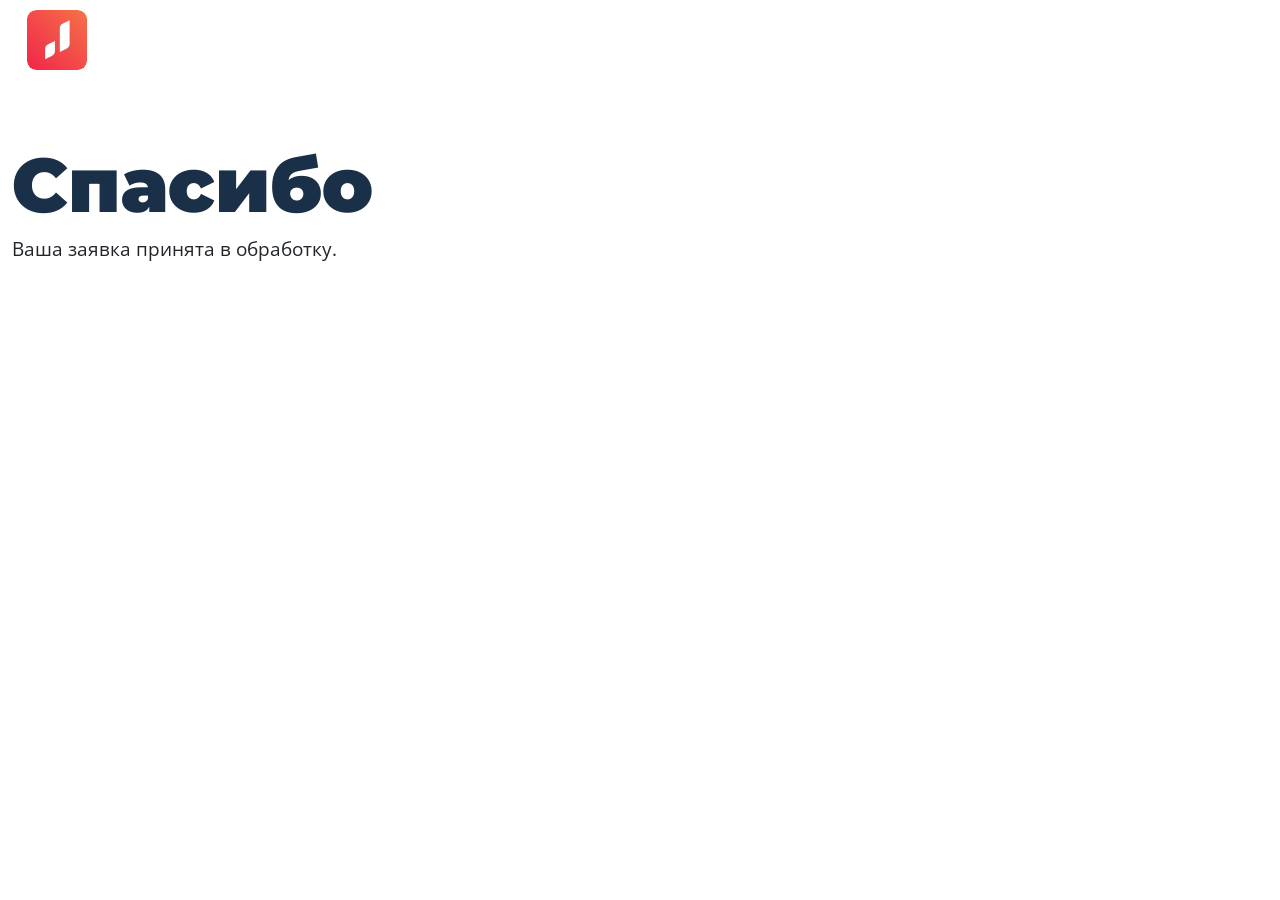
<file: thanks.html>
<!DOCTYPE html>
<html lang="ru">
<head>
    <meta charset="UTF-8">
    <meta http-equiv="X-UA-Compatible" content="IE=edge">
    <meta name="viewport" content="width=device-width, initial-scale=1.0">
    <meta name="Description" content="Участвуйте в народном IPO и зарабатывайте вместе с ключевыми компаниями страны" />
    <link rel="shortcut icon" href="assets/images/logo/favicon.ico" type="image/png">
    <title>Спасибо | Jusan Invest</title>
    <link href="https://fonts.googleapis.com/css2?family=Montserrat:ital,wght@0,100;0,200;0,300;0,400;0,500;0,600;0,700;0,800;0,900;1,100;1,200;1,300;1,400;1,500;1,600;1,700;1,800;1,900&amp;family=Roboto:ital,wght@0,100;0,300;0,400;0,500;0,700;0,900;1,100;1,300;1,400;1,500;1,700;1,900&amp;display=swap" rel="stylesheet">
    <link href="https://fonts.googleapis.com/css2?family=Open+Sans:ital,wght@0,300;0,400;0,600;0,700;0,800;1,300;1,400;1,600;1,700;1,800&amp;family=Ubuntu:ital,wght@0,300;0,400;0,500;0,700;1,300;1,400;1,500;1,700&amp;display=swap" rel="stylesheet">
    <link rel="stylesheet" href="styles/fonts.css">
    <link rel="stylesheet" href="styles/menu.css">
    <link rel="stylesheet" href="styles/style.css">
    <link href="https://cdn.jsdelivr.net/npm/bootstrap@5.0.2/dist/css/bootstrap.min.css" rel="stylesheet" integrity="sha384-EVSTQN3/azprG1Anm3QDgpJLIm9Nao0Yz1ztcQTwFspd3yD65VohhpuuCOmLASjC" crossorigin="anonymous">
    <!-- Link Swiper's CSS -->
    <link rel="stylesheet" href="https://unpkg.com/swiper/swiper-bundle.min.css"/>
</head>

<body>
    
    <header>
    <!-- start header -->
        <div class="container-fluid">
            <div class="grt-menu-row">
                <div class="grt-menu-logo">
                    <a href="/" class="grt-logo"><img src="assets/images/logo/logo-header.svg"></a>
                </div>
            </div>
        </div>
    </header>
	
    <section class="ji-section" id="benefits">
        <div class="container-fluid ji-pt-60">
            <div class="row align-items-center">
                <div class="col-md-6">
                    <h1 class="ji-title-h1 ji-text-blue">Спасибо</h1>
                    <div class="ji-text-21 ji-mb-20">Ваша заявка принята в обработку.</div>                    
                </div>
            </div>
        </div>
    </section>
   
	
    <script src="https://cdnjs.cloudflare.com/ajax/libs/jquery/3.1.0/jquery.min.js"></script>
    <script src="https://cdn.jsdelivr.net/npm/@popperjs/core@2.9.2/dist/umd/popper.min.js" integrity="sha384-IQsoLXl5PILFhosVNubq5LC7Qb9DXgDA9i+tQ8Zj3iwWAwPtgFTxbJ8NT4GN1R8p" crossorigin="anonymous"></script>
    <script src="https://cdn.jsdelivr.net/npm/bootstrap@5.0.2/dist/js/bootstrap.min.js" integrity="sha384-cVKIPhGWiC2Al4u+LWgxfKTRIcfu0JTxR+EQDz/bgldoEyl4H0zUF0QKbrJ0EcQF" crossorigin="anonymous"></script>
     <!-- Swiper JS -->
     <script src="https://unpkg.com/swiper/swiper-bundle.min.js"></script>
     
    <script src="scripts/script.js"></script>
	

<!-- Yandex.Metrika counter -->
<script type="text/javascript" >
   (function(m,e,t,r,i,k,a){m[i]=m[i]||function(){(m[i].a=m[i].a||[]).push(arguments)};
   m[i].l=1*new Date();
   for (var j = 0; j < document.scripts.length; j++) {if (document.scripts[j].src === r) { return; }}
   k=e.createElement(t),a=e.getElementsByTagName(t)[0],k.async=1,k.src=r,a.parentNode.insertBefore(k,a)})
   (window, document, "script", "https://mc.yandex.ru/metrika/tag.js", "ym");

   ym(90840349, "init", {
        clickmap:true,
        trackLinks:true,
        accurateTrackBounce:true,
        webvisor:true
   });
</script>
<noscript><div><img src="https://mc.yandex.ru/watch/90840349" style="position:absolute; left:-9999px;" alt="" /></div></noscript>
<!-- /Yandex.Metrika counter -->
	
</body>
</html>
</file>
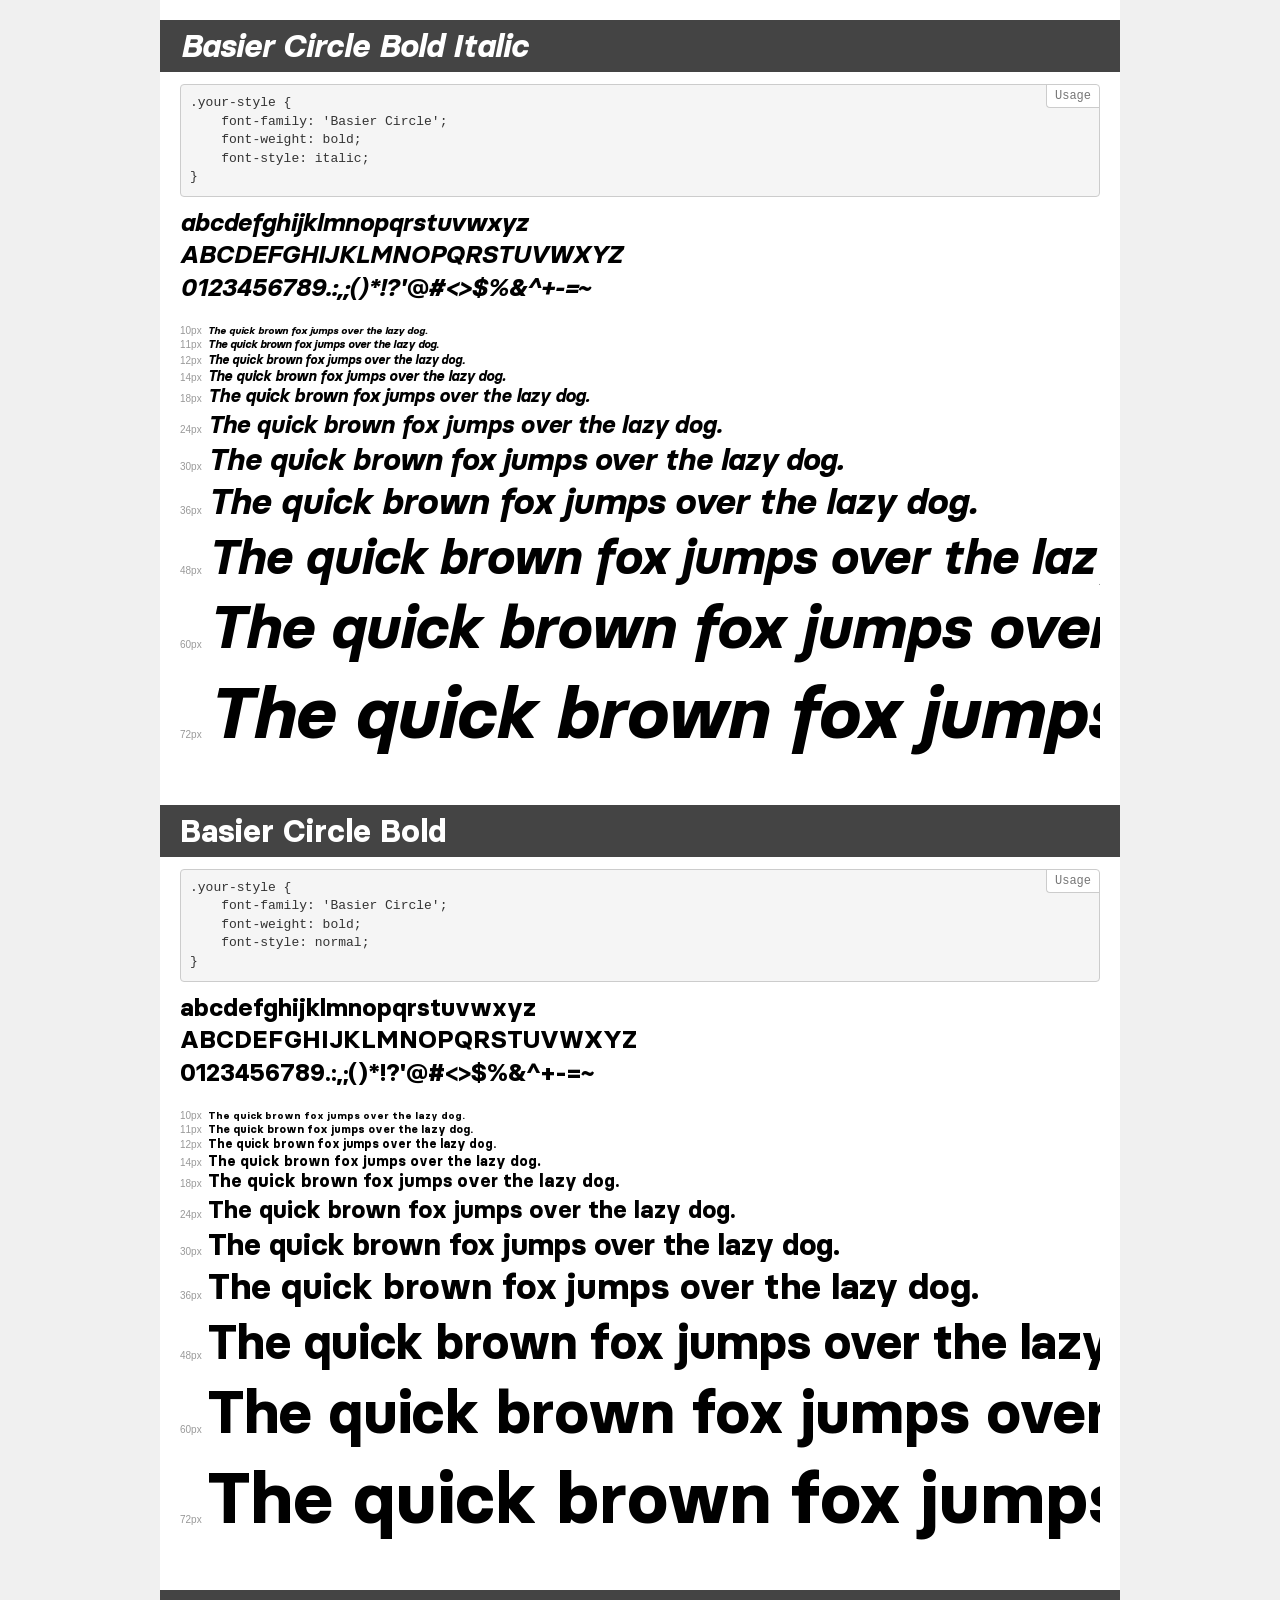
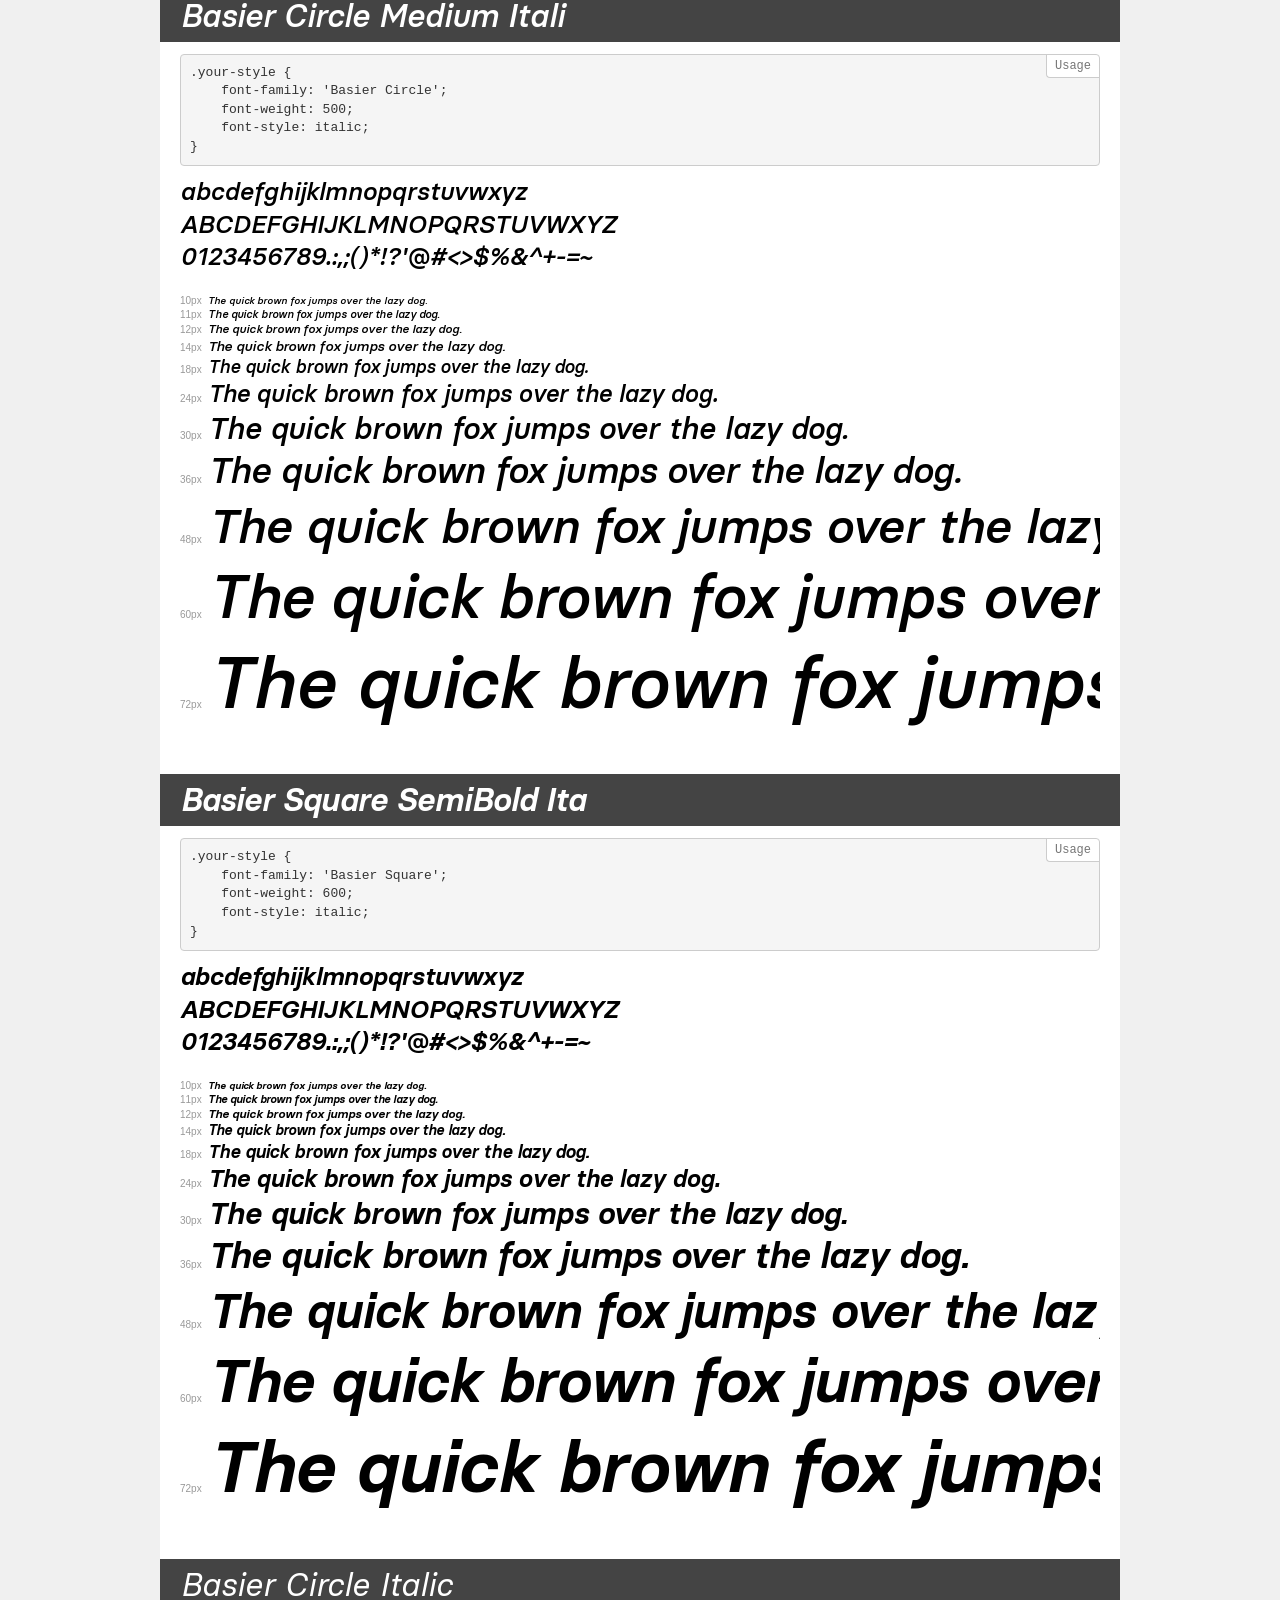
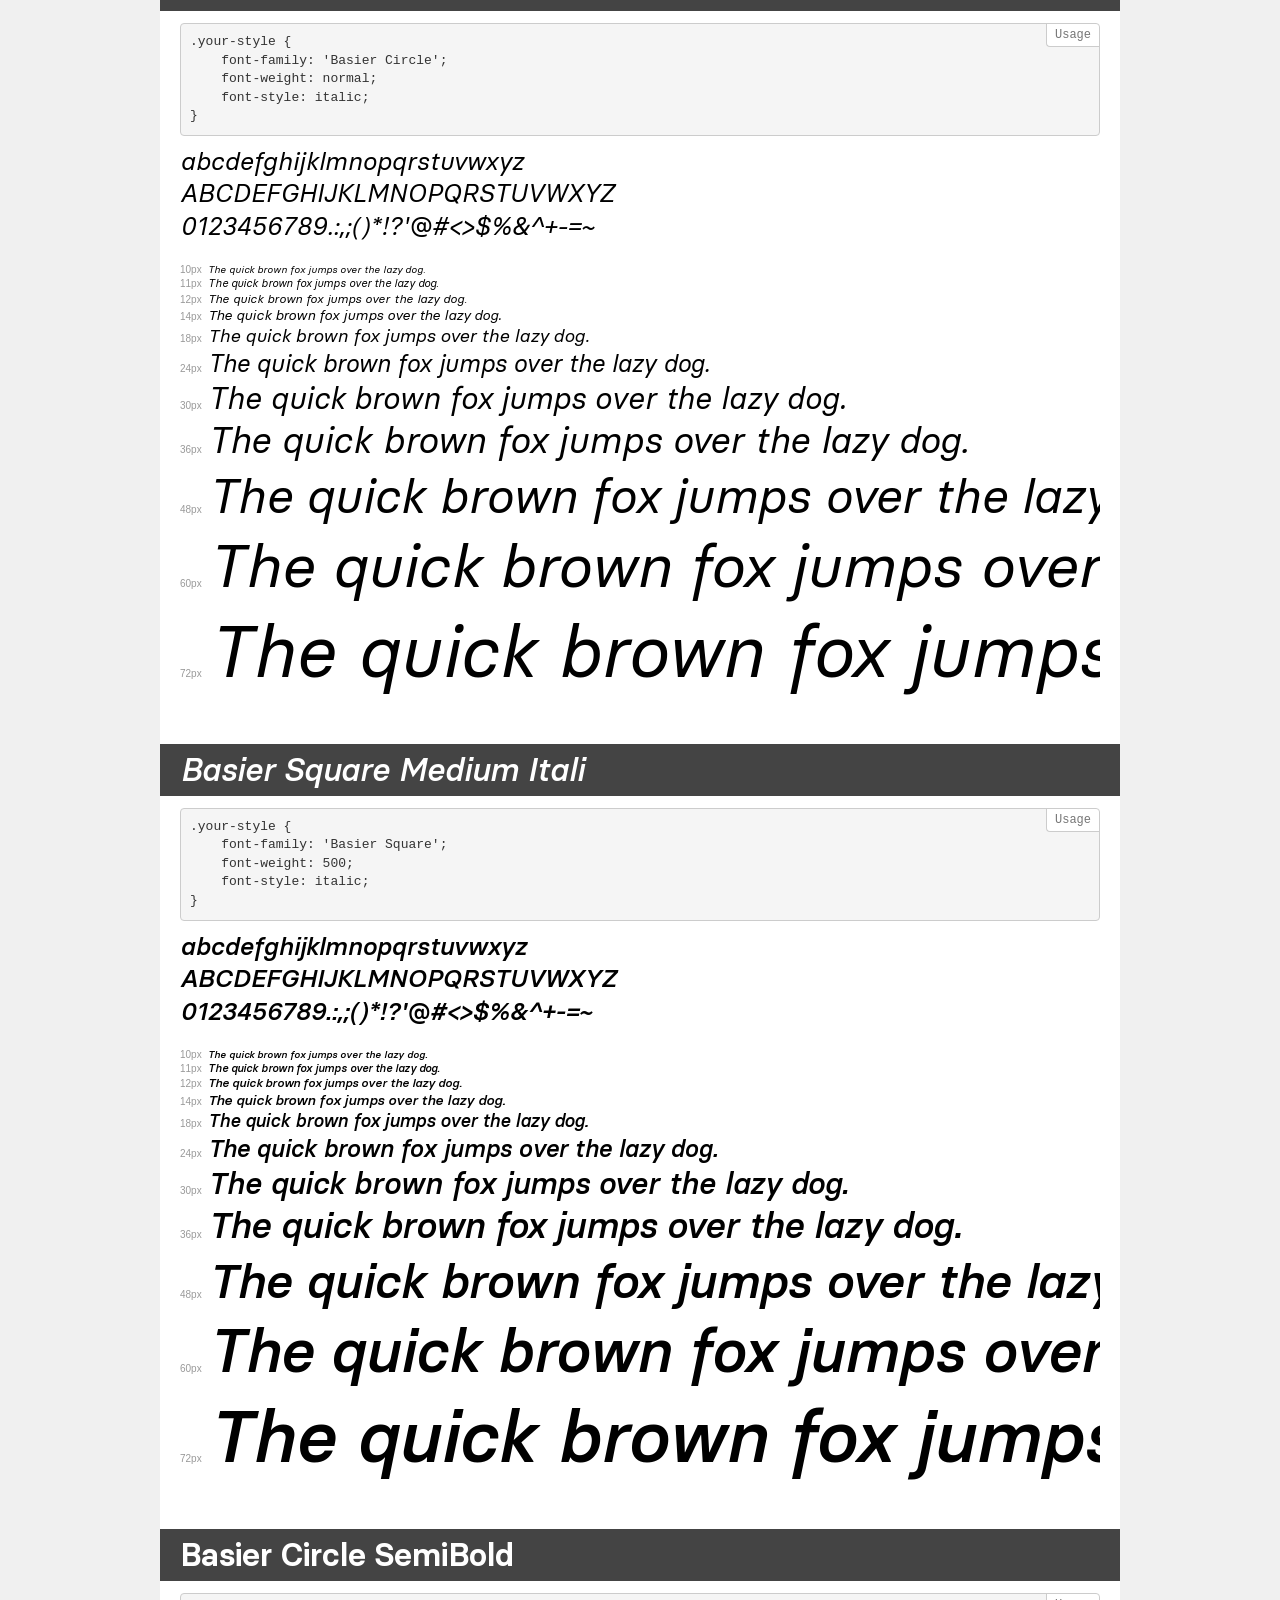
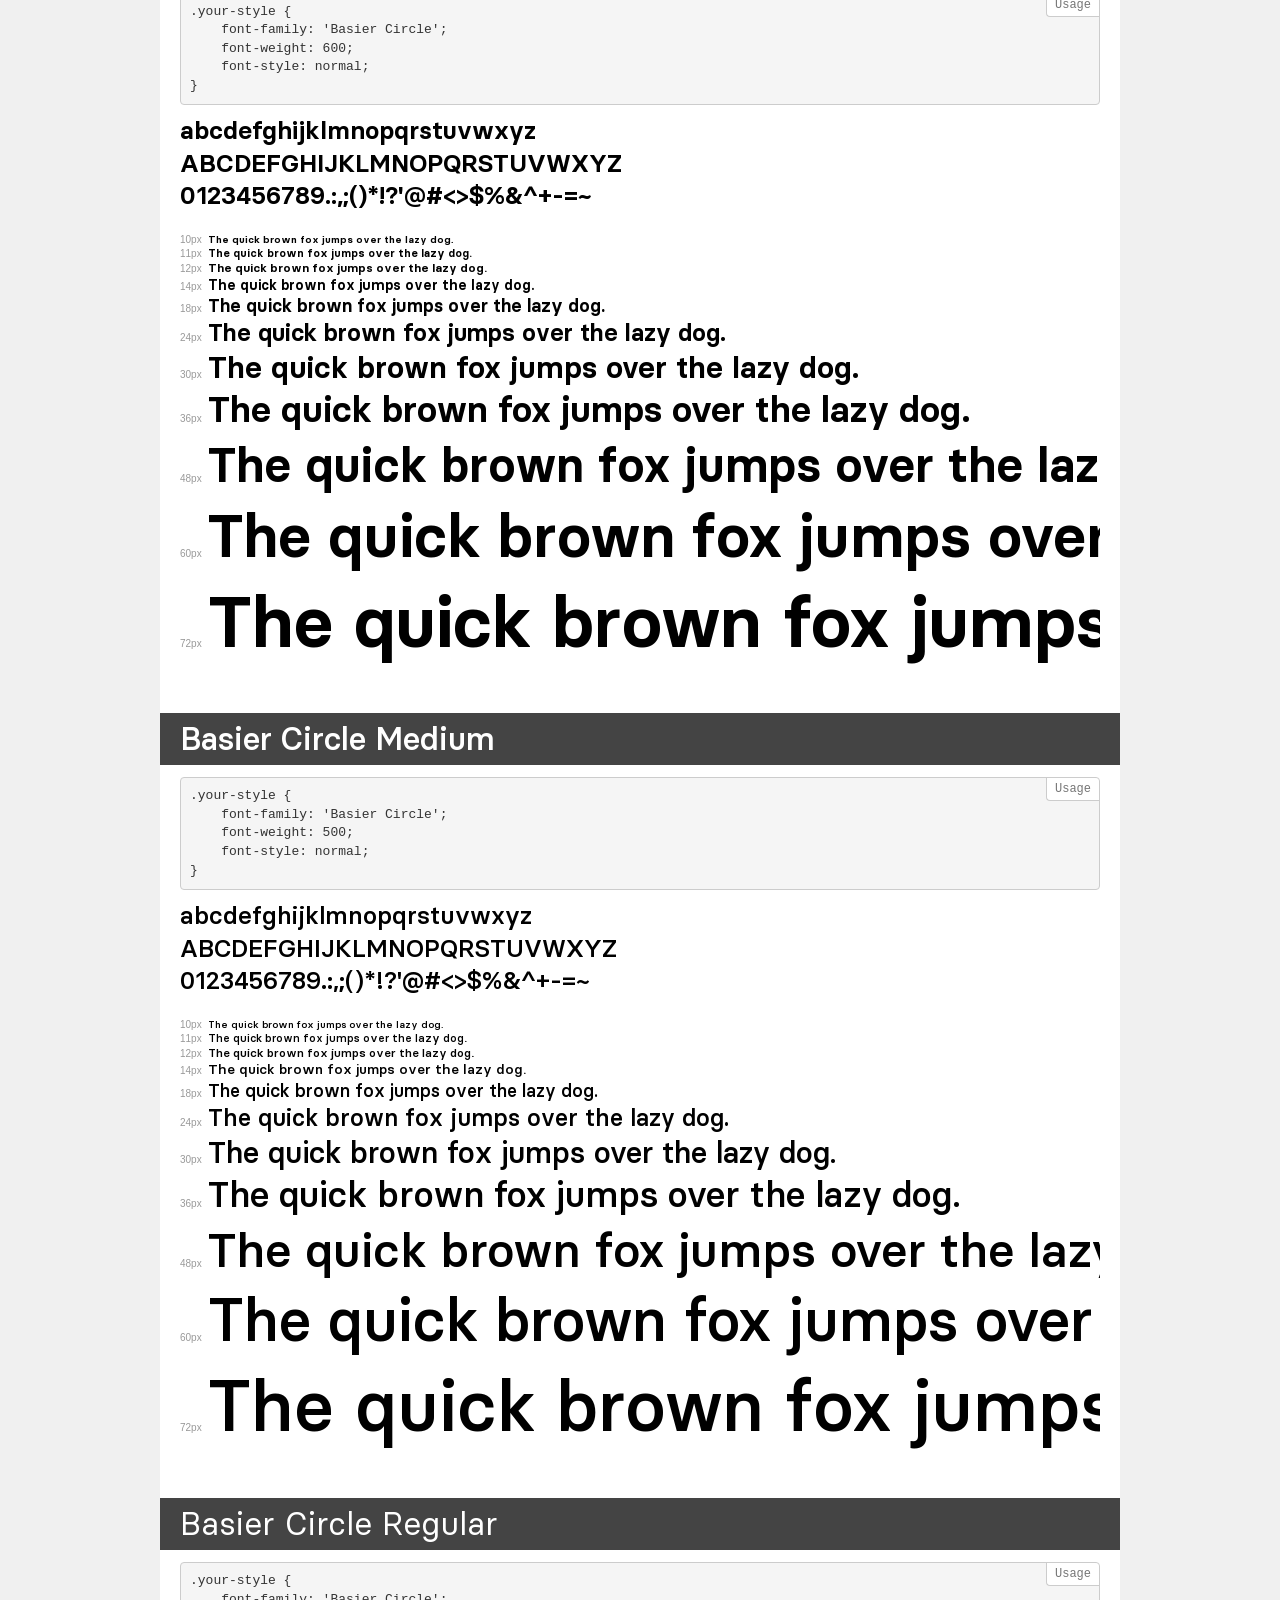
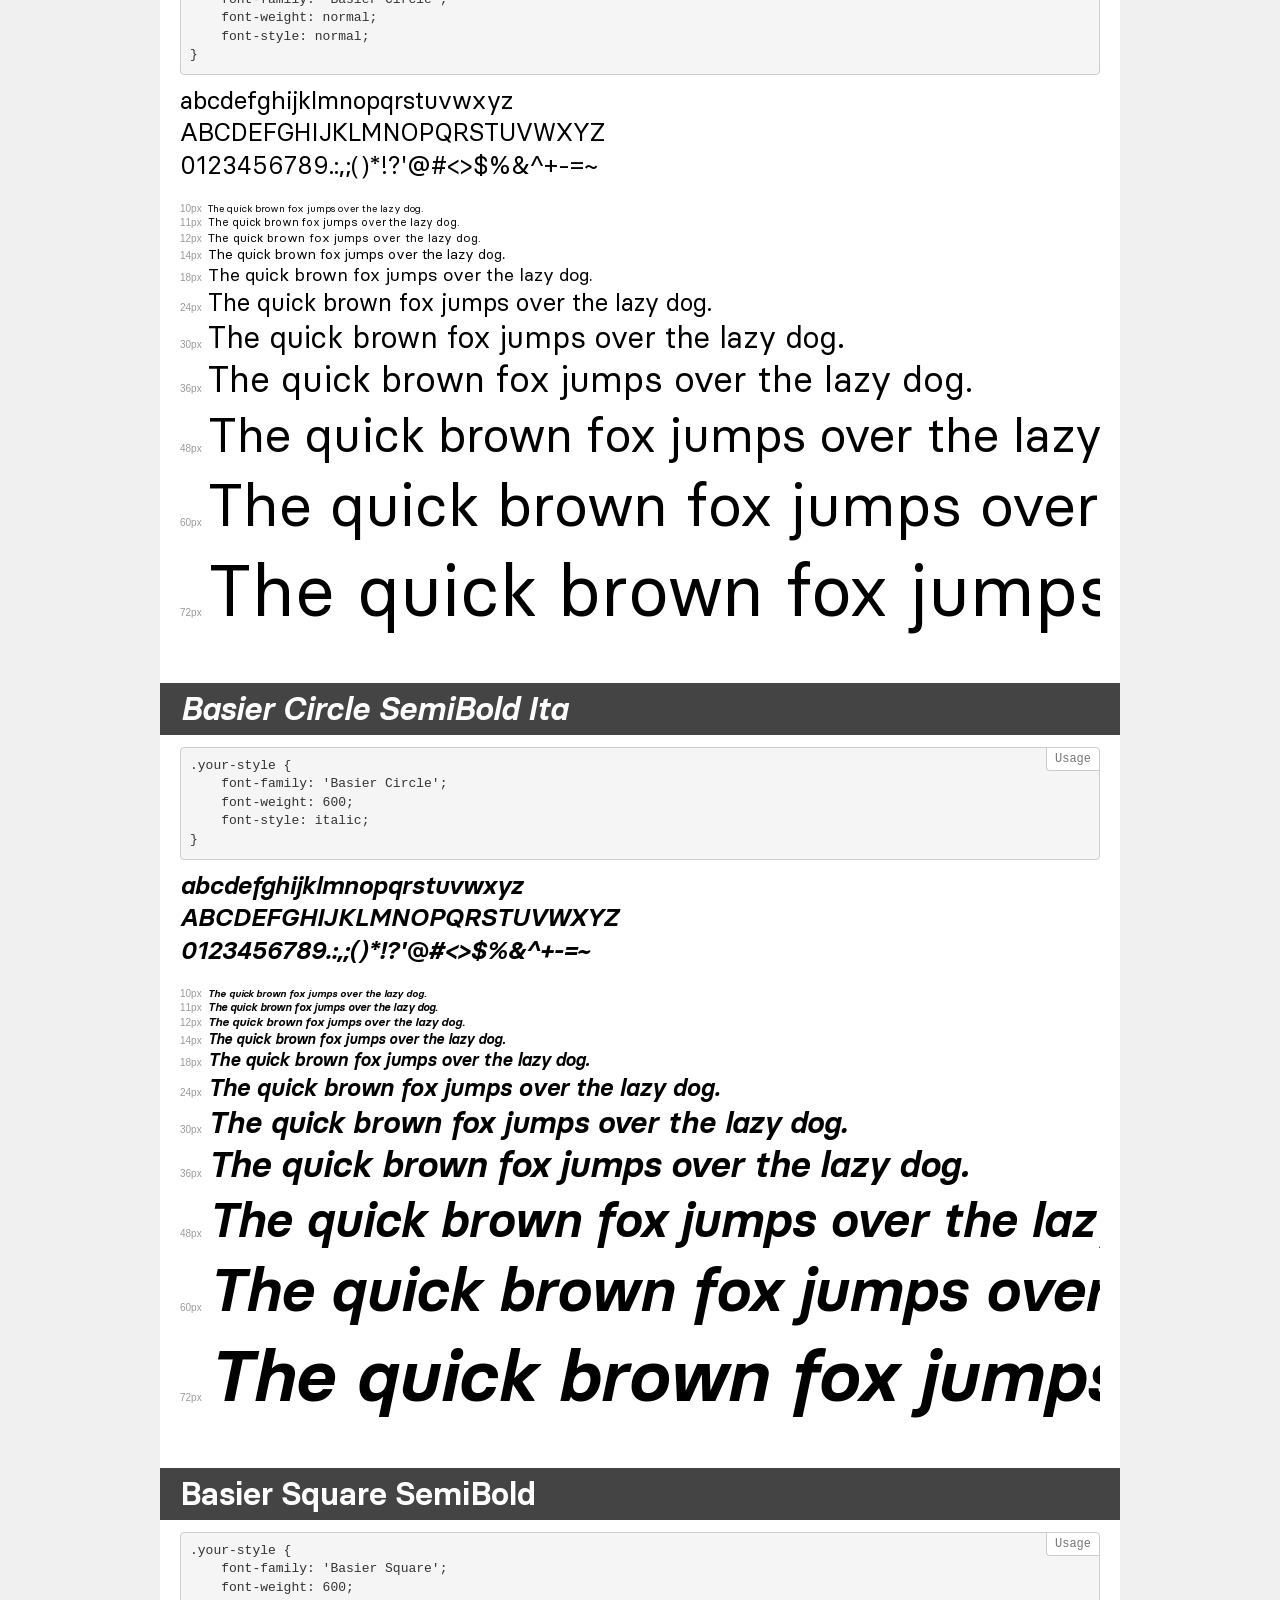
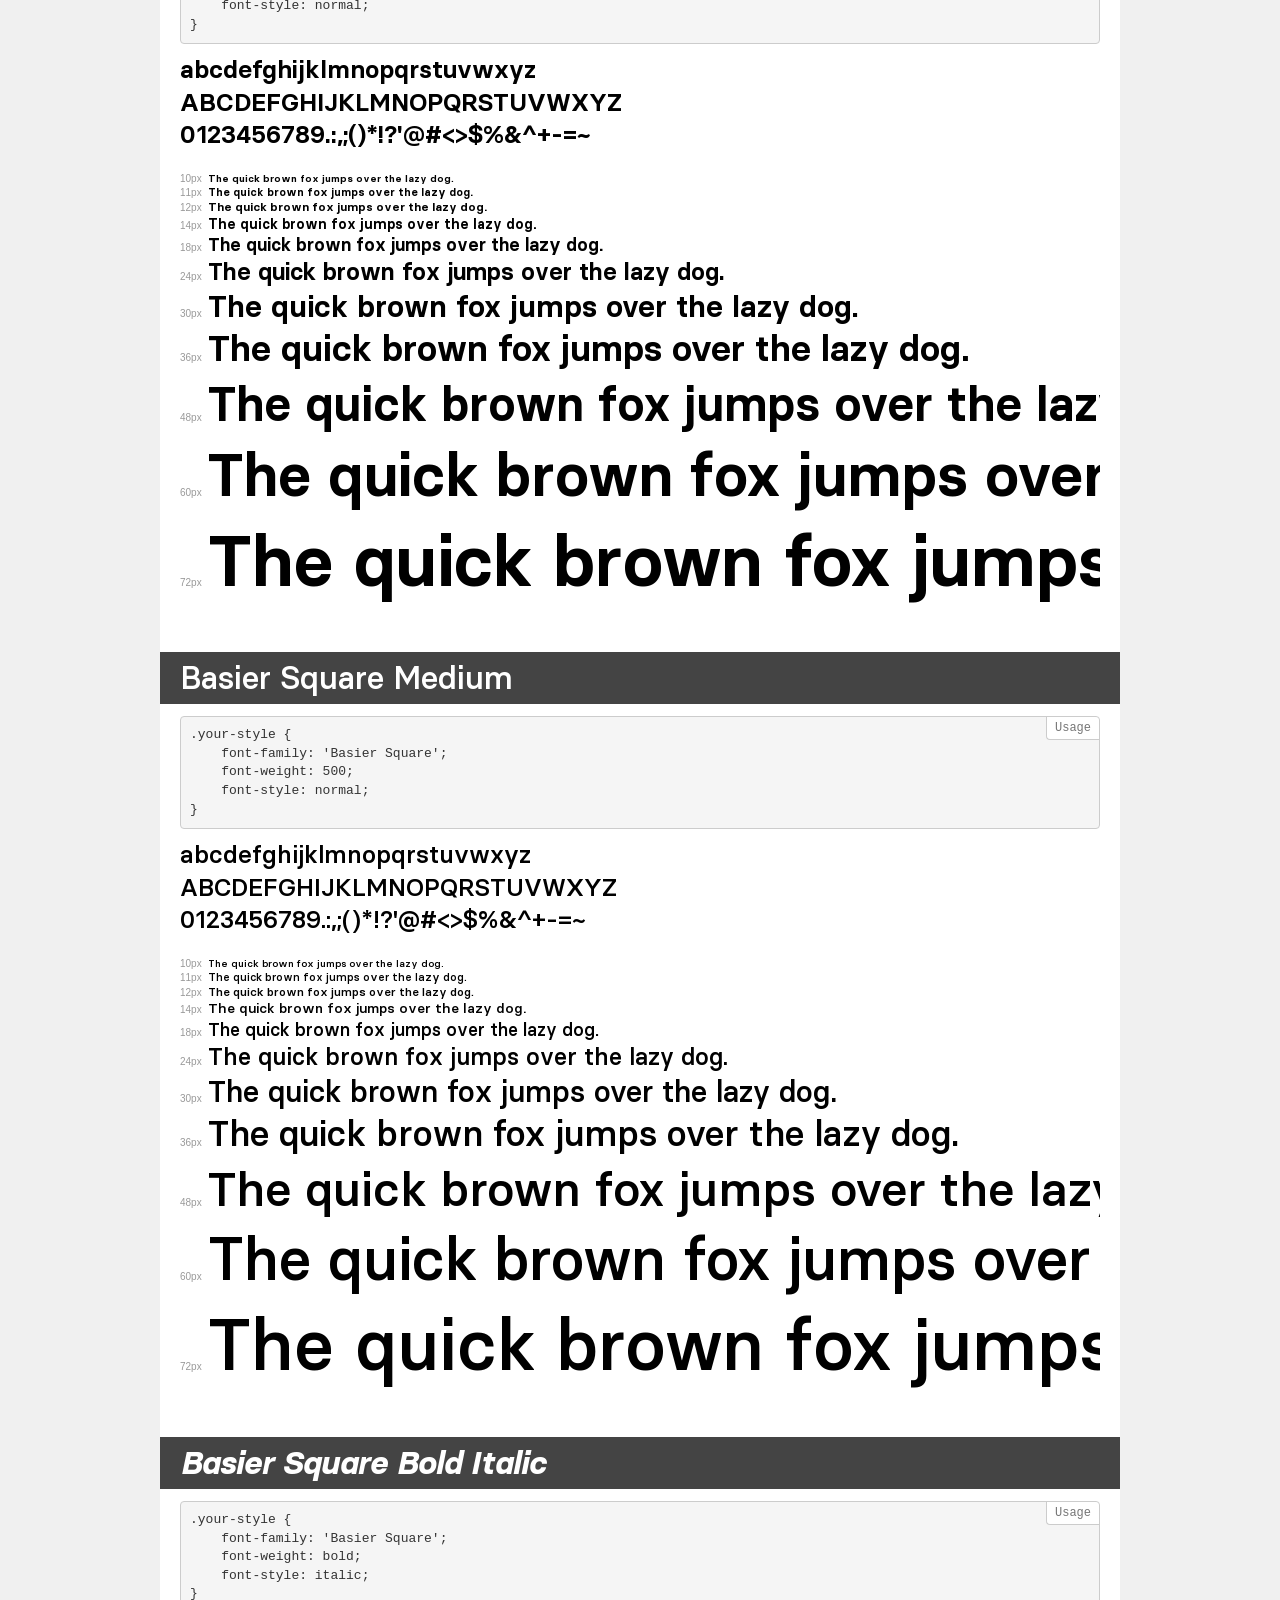
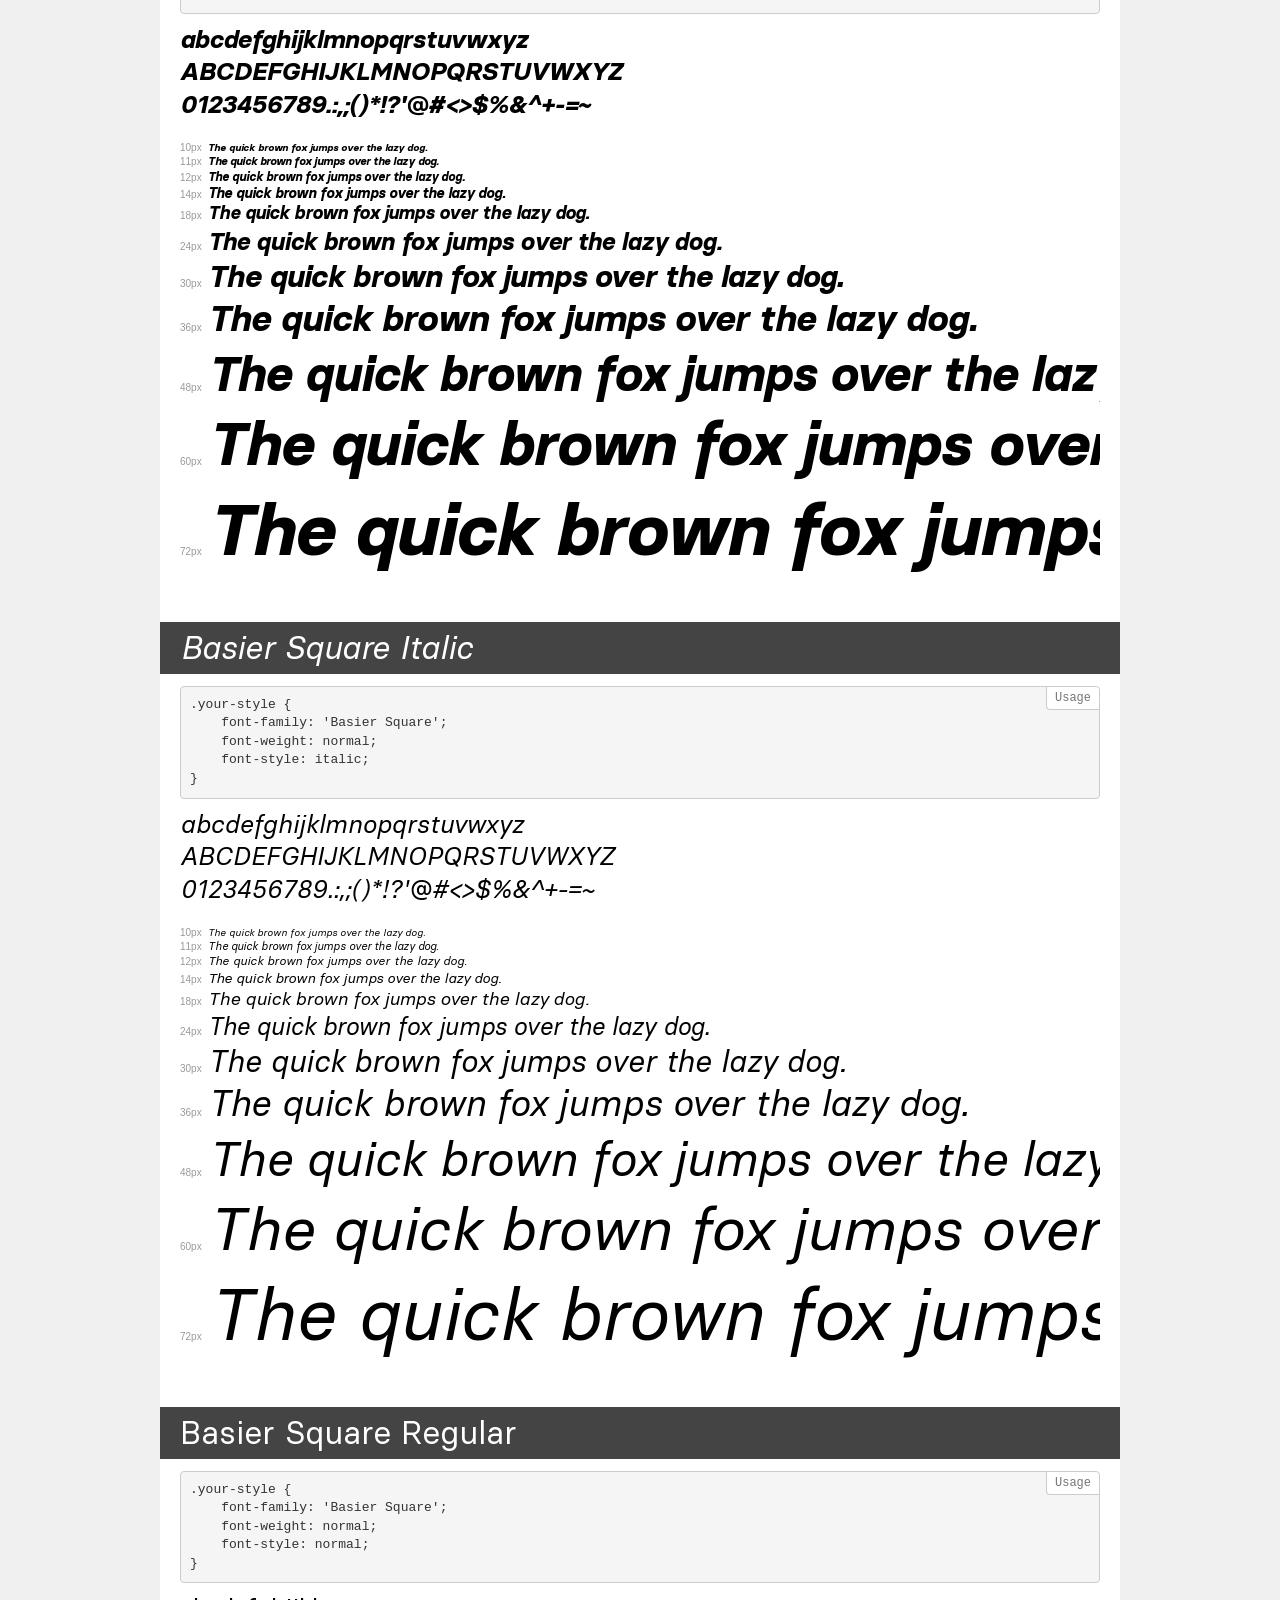
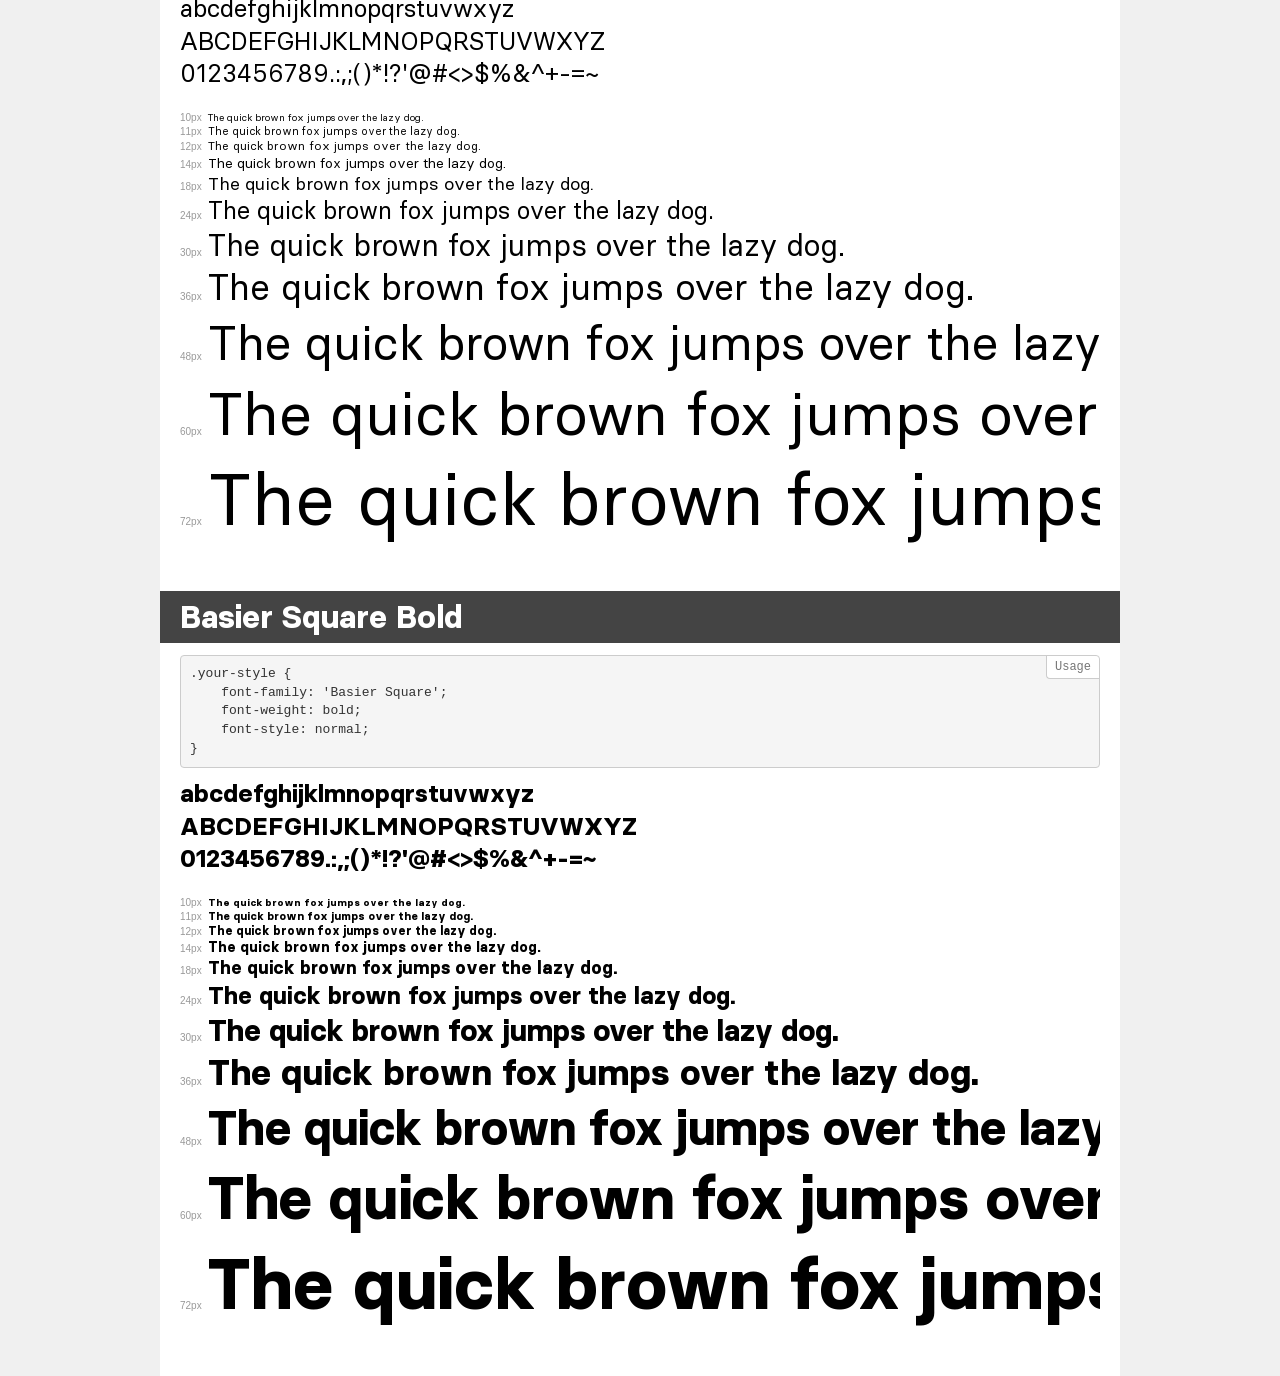
<file: styles/fonts/demo.html>
<!DOCTYPE html>
<html lang="en">
<head>
    <meta charset="utf-8">
    <meta http-equiv="X-UA-Compatible" content="IE=edge">
    <meta name="viewport" content="width=device-width, initial-scale=1">
    <meta name="robots" content="noindex, noarchive">
    <meta name="format-detection" content="telephone=no">
    <title>Transfonter demo</title>
    <link href="stylesheet.css" rel="stylesheet">
    <style>
        /*
        http://meyerweb.com/eric/tools/css/reset/
        v2.0 | 20110126
        License: none (public domain)
        */
        html, body, div, span, applet, object, iframe,
        h1, h2, h3, h4, h5, h6, p, blockquote, pre,
        a, abbr, acronym, address, big, cite, code,
        del, dfn, em, img, ins, kbd, q, s, samp,
        small, strike, strong, sub, sup, tt, var,
        b, u, i, center,
        dl, dt, dd, ol, ul, li,
        fieldset, form, label, legend,
        table, caption, tbody, tfoot, thead, tr, th, td,
        article, aside, canvas, details, embed,
        figure, figcaption, footer, header, hgroup,
        menu, nav, output, ruby, section, summary,
        time, mark, audio, video {
            margin: 0;
            padding: 0;
            border: 0;
            font-size: 100%;
            font: inherit;
            vertical-align: baseline;
        }
        /* HTML5 display-role reset for older browsers */
        article, aside, details, figcaption, figure,
        footer, header, hgroup, menu, nav, section {
            display: block;
        }
        body {
            line-height: 1;
        }
        ol, ul {
            list-style: none;
        }
        blockquote, q {
            quotes: none;
        }
        blockquote:before, blockquote:after,
        q:before, q:after {
            content: '';
            content: none;
        }
        table {
            border-collapse: collapse;
            border-spacing: 0;
        }
        /* demo styles */
        body {
            background: #f0f0f0;
            color: #000;
        }
        .page {
            background: #fff;
            width: 920px;
            margin: 0 auto;
            padding: 20px 20px 0 20px;
            overflow: hidden;
        }
        .font-container {
            overflow-x: auto;
            overflow-y: hidden;
            margin-bottom: 40px;
            line-height: 1.3;
            white-space: nowrap;
            padding-bottom: 5px;
        }
        h1 {
            position: relative;
            background: #444;
            font-size: 32px;
            color: #fff;
            padding: 10px 20px;
            margin: 0 -20px 12px -20px;
        }
        .letters {
            font-size: 25px;
            margin-bottom: 20px;
        }
        .s10:before {
            content: '10px';
        }
        .s11:before {
            content: '11px';
        }
        .s12:before {
            content: '12px';
        }
        .s14:before {
            content: '14px';
        }
        .s18:before {
            content: '18px';
        }
        .s24:before {
            content: '24px';
        }
        .s30:before {
            content: '30px';
        }
        .s36:before {
            content: '36px';
        }
        .s48:before {
            content: '48px';
        }
        .s60:before {
            content: '60px';
        }
        .s72:before {
            content: '72px';
        }
        .s10:before, .s11:before, .s12:before, .s14:before,
        .s18:before, .s24:before, .s30:before, .s36:before,
        .s48:before, .s60:before, .s72:before {
            font-family: Arial, sans-serif;
            font-size: 10px;
            font-weight: normal;
            font-style: normal;
            color: #999;
            padding-right: 6px;
        }
        pre {
            display: block;
            position: relative;
            padding: 9px;
            margin: 0 0 10px;
            font-family: Monaco, Menlo, Consolas, "Courier New", monospace;
            font-size: 13px;
            line-height: 1.428571429;
            color: #333;
            font-weight: normal;
            font-style: normal;
            background-color: #f5f5f5;
            border: 1px solid #ccc;
            overflow-x: auto;
            border-radius: 4px;
        }
        pre:after {
            display: block;
            position: absolute;
            right: 0;
            top: 0;
            content: 'Usage';
            line-height: 1;
            padding: 5px 8px;
            font-size: 12px;
            color: #767676;
            background-color: #fff;
            border: 1px solid #ccc;
            border-right: none;
            border-top: none;
            border-radius: 0 4px 0 4px;
            z-index: 10;
        }
        /* responsive */
        @media (max-width: 959px) {
            .page {
                width: auto;
                margin: 0;
            }
        }
    </style>
</head>
<body>
<div class="page">
    <div class="demo">
        <h1 style="font-family: 'Basier Circle'; font-weight: bold; font-style: italic;">Basier Circle Bold Italic</h1>
        <pre>.your-style {
    font-family: 'Basier Circle';
    font-weight: bold;
    font-style: italic;
}</pre>
        <div class="font-container" style="font-family: 'Basier Circle'; font-weight: bold; font-style: italic;">
            <p class="letters">
                abcdefghijklmnopqrstuvwxyz<br>
ABCDEFGHIJKLMNOPQRSTUVWXYZ<br>
                0123456789.:,;()*!?'@#<>$%&^+-=~
            </p>
            <p class="s10" style="font-size: 10px;">The quick brown fox jumps over the lazy dog.</p>
            <p class="s11" style="font-size: 11px;">The quick brown fox jumps over the lazy dog.</p>
            <p class="s12" style="font-size: 12px;">The quick brown fox jumps over the lazy dog.</p>
            <p class="s14" style="font-size: 14px;">The quick brown fox jumps over the lazy dog.</p>
            <p class="s18" style="font-size: 18px;">The quick brown fox jumps over the lazy dog.</p>
            <p class="s24" style="font-size: 24px;">The quick brown fox jumps over the lazy dog.</p>
            <p class="s30" style="font-size: 30px;">The quick brown fox jumps over the lazy dog.</p>
            <p class="s36" style="font-size: 36px;">The quick brown fox jumps over the lazy dog.</p>
            <p class="s48" style="font-size: 48px;">The quick brown fox jumps over the lazy dog.</p>
            <p class="s60" style="font-size: 60px;">The quick brown fox jumps over the lazy dog.</p>
            <p class="s72" style="font-size: 72px;">The quick brown fox jumps over the lazy dog.</p>
        </div>
    </div>
    <div class="demo">
        <h1 style="font-family: 'Basier Circle'; font-weight: bold; font-style: normal;">Basier Circle Bold</h1>
        <pre>.your-style {
    font-family: 'Basier Circle';
    font-weight: bold;
    font-style: normal;
}</pre>
        <div class="font-container" style="font-family: 'Basier Circle'; font-weight: bold; font-style: normal;">
            <p class="letters">
                abcdefghijklmnopqrstuvwxyz<br>
ABCDEFGHIJKLMNOPQRSTUVWXYZ<br>
                0123456789.:,;()*!?'@#<>$%&^+-=~
            </p>
            <p class="s10" style="font-size: 10px;">The quick brown fox jumps over the lazy dog.</p>
            <p class="s11" style="font-size: 11px;">The quick brown fox jumps over the lazy dog.</p>
            <p class="s12" style="font-size: 12px;">The quick brown fox jumps over the lazy dog.</p>
            <p class="s14" style="font-size: 14px;">The quick brown fox jumps over the lazy dog.</p>
            <p class="s18" style="font-size: 18px;">The quick brown fox jumps over the lazy dog.</p>
            <p class="s24" style="font-size: 24px;">The quick brown fox jumps over the lazy dog.</p>
            <p class="s30" style="font-size: 30px;">The quick brown fox jumps over the lazy dog.</p>
            <p class="s36" style="font-size: 36px;">The quick brown fox jumps over the lazy dog.</p>
            <p class="s48" style="font-size: 48px;">The quick brown fox jumps over the lazy dog.</p>
            <p class="s60" style="font-size: 60px;">The quick brown fox jumps over the lazy dog.</p>
            <p class="s72" style="font-size: 72px;">The quick brown fox jumps over the lazy dog.</p>
        </div>
    </div>
    <div class="demo">
        <h1 style="font-family: 'Basier Circle'; font-weight: 500; font-style: italic;">Basier Circle Medium Itali</h1>
        <pre>.your-style {
    font-family: 'Basier Circle';
    font-weight: 500;
    font-style: italic;
}</pre>
        <div class="font-container" style="font-family: 'Basier Circle'; font-weight: 500; font-style: italic;">
            <p class="letters">
                abcdefghijklmnopqrstuvwxyz<br>
ABCDEFGHIJKLMNOPQRSTUVWXYZ<br>
                0123456789.:,;()*!?'@#<>$%&^+-=~
            </p>
            <p class="s10" style="font-size: 10px;">The quick brown fox jumps over the lazy dog.</p>
            <p class="s11" style="font-size: 11px;">The quick brown fox jumps over the lazy dog.</p>
            <p class="s12" style="font-size: 12px;">The quick brown fox jumps over the lazy dog.</p>
            <p class="s14" style="font-size: 14px;">The quick brown fox jumps over the lazy dog.</p>
            <p class="s18" style="font-size: 18px;">The quick brown fox jumps over the lazy dog.</p>
            <p class="s24" style="font-size: 24px;">The quick brown fox jumps over the lazy dog.</p>
            <p class="s30" style="font-size: 30px;">The quick brown fox jumps over the lazy dog.</p>
            <p class="s36" style="font-size: 36px;">The quick brown fox jumps over the lazy dog.</p>
            <p class="s48" style="font-size: 48px;">The quick brown fox jumps over the lazy dog.</p>
            <p class="s60" style="font-size: 60px;">The quick brown fox jumps over the lazy dog.</p>
            <p class="s72" style="font-size: 72px;">The quick brown fox jumps over the lazy dog.</p>
        </div>
    </div>
    <div class="demo">
        <h1 style="font-family: 'Basier Square'; font-weight: 600; font-style: italic;">Basier Square SemiBold Ita</h1>
        <pre>.your-style {
    font-family: 'Basier Square';
    font-weight: 600;
    font-style: italic;
}</pre>
        <div class="font-container" style="font-family: 'Basier Square'; font-weight: 600; font-style: italic;">
            <p class="letters">
                abcdefghijklmnopqrstuvwxyz<br>
ABCDEFGHIJKLMNOPQRSTUVWXYZ<br>
                0123456789.:,;()*!?'@#<>$%&^+-=~
            </p>
            <p class="s10" style="font-size: 10px;">The quick brown fox jumps over the lazy dog.</p>
            <p class="s11" style="font-size: 11px;">The quick brown fox jumps over the lazy dog.</p>
            <p class="s12" style="font-size: 12px;">The quick brown fox jumps over the lazy dog.</p>
            <p class="s14" style="font-size: 14px;">The quick brown fox jumps over the lazy dog.</p>
            <p class="s18" style="font-size: 18px;">The quick brown fox jumps over the lazy dog.</p>
            <p class="s24" style="font-size: 24px;">The quick brown fox jumps over the lazy dog.</p>
            <p class="s30" style="font-size: 30px;">The quick brown fox jumps over the lazy dog.</p>
            <p class="s36" style="font-size: 36px;">The quick brown fox jumps over the lazy dog.</p>
            <p class="s48" style="font-size: 48px;">The quick brown fox jumps over the lazy dog.</p>
            <p class="s60" style="font-size: 60px;">The quick brown fox jumps over the lazy dog.</p>
            <p class="s72" style="font-size: 72px;">The quick brown fox jumps over the lazy dog.</p>
        </div>
    </div>
    <div class="demo">
        <h1 style="font-family: 'Basier Circle'; font-weight: normal; font-style: italic;">Basier Circle Italic</h1>
        <pre>.your-style {
    font-family: 'Basier Circle';
    font-weight: normal;
    font-style: italic;
}</pre>
        <div class="font-container" style="font-family: 'Basier Circle'; font-weight: normal; font-style: italic;">
            <p class="letters">
                abcdefghijklmnopqrstuvwxyz<br>
ABCDEFGHIJKLMNOPQRSTUVWXYZ<br>
                0123456789.:,;()*!?'@#<>$%&^+-=~
            </p>
            <p class="s10" style="font-size: 10px;">The quick brown fox jumps over the lazy dog.</p>
            <p class="s11" style="font-size: 11px;">The quick brown fox jumps over the lazy dog.</p>
            <p class="s12" style="font-size: 12px;">The quick brown fox jumps over the lazy dog.</p>
            <p class="s14" style="font-size: 14px;">The quick brown fox jumps over the lazy dog.</p>
            <p class="s18" style="font-size: 18px;">The quick brown fox jumps over the lazy dog.</p>
            <p class="s24" style="font-size: 24px;">The quick brown fox jumps over the lazy dog.</p>
            <p class="s30" style="font-size: 30px;">The quick brown fox jumps over the lazy dog.</p>
            <p class="s36" style="font-size: 36px;">The quick brown fox jumps over the lazy dog.</p>
            <p class="s48" style="font-size: 48px;">The quick brown fox jumps over the lazy dog.</p>
            <p class="s60" style="font-size: 60px;">The quick brown fox jumps over the lazy dog.</p>
            <p class="s72" style="font-size: 72px;">The quick brown fox jumps over the lazy dog.</p>
        </div>
    </div>
    <div class="demo">
        <h1 style="font-family: 'Basier Square'; font-weight: 500; font-style: italic;">Basier Square Medium Itali</h1>
        <pre>.your-style {
    font-family: 'Basier Square';
    font-weight: 500;
    font-style: italic;
}</pre>
        <div class="font-container" style="font-family: 'Basier Square'; font-weight: 500; font-style: italic;">
            <p class="letters">
                abcdefghijklmnopqrstuvwxyz<br>
ABCDEFGHIJKLMNOPQRSTUVWXYZ<br>
                0123456789.:,;()*!?'@#<>$%&^+-=~
            </p>
            <p class="s10" style="font-size: 10px;">The quick brown fox jumps over the lazy dog.</p>
            <p class="s11" style="font-size: 11px;">The quick brown fox jumps over the lazy dog.</p>
            <p class="s12" style="font-size: 12px;">The quick brown fox jumps over the lazy dog.</p>
            <p class="s14" style="font-size: 14px;">The quick brown fox jumps over the lazy dog.</p>
            <p class="s18" style="font-size: 18px;">The quick brown fox jumps over the lazy dog.</p>
            <p class="s24" style="font-size: 24px;">The quick brown fox jumps over the lazy dog.</p>
            <p class="s30" style="font-size: 30px;">The quick brown fox jumps over the lazy dog.</p>
            <p class="s36" style="font-size: 36px;">The quick brown fox jumps over the lazy dog.</p>
            <p class="s48" style="font-size: 48px;">The quick brown fox jumps over the lazy dog.</p>
            <p class="s60" style="font-size: 60px;">The quick brown fox jumps over the lazy dog.</p>
            <p class="s72" style="font-size: 72px;">The quick brown fox jumps over the lazy dog.</p>
        </div>
    </div>
    <div class="demo">
        <h1 style="font-family: 'Basier Circle'; font-weight: 600; font-style: normal;">Basier Circle SemiBold</h1>
        <pre>.your-style {
    font-family: 'Basier Circle';
    font-weight: 600;
    font-style: normal;
}</pre>
        <div class="font-container" style="font-family: 'Basier Circle'; font-weight: 600; font-style: normal;">
            <p class="letters">
                abcdefghijklmnopqrstuvwxyz<br>
ABCDEFGHIJKLMNOPQRSTUVWXYZ<br>
                0123456789.:,;()*!?'@#<>$%&^+-=~
            </p>
            <p class="s10" style="font-size: 10px;">The quick brown fox jumps over the lazy dog.</p>
            <p class="s11" style="font-size: 11px;">The quick brown fox jumps over the lazy dog.</p>
            <p class="s12" style="font-size: 12px;">The quick brown fox jumps over the lazy dog.</p>
            <p class="s14" style="font-size: 14px;">The quick brown fox jumps over the lazy dog.</p>
            <p class="s18" style="font-size: 18px;">The quick brown fox jumps over the lazy dog.</p>
            <p class="s24" style="font-size: 24px;">The quick brown fox jumps over the lazy dog.</p>
            <p class="s30" style="font-size: 30px;">The quick brown fox jumps over the lazy dog.</p>
            <p class="s36" style="font-size: 36px;">The quick brown fox jumps over the lazy dog.</p>
            <p class="s48" style="font-size: 48px;">The quick brown fox jumps over the lazy dog.</p>
            <p class="s60" style="font-size: 60px;">The quick brown fox jumps over the lazy dog.</p>
            <p class="s72" style="font-size: 72px;">The quick brown fox jumps over the lazy dog.</p>
        </div>
    </div>
    <div class="demo">
        <h1 style="font-family: 'Basier Circle'; font-weight: 500; font-style: normal;">Basier Circle Medium</h1>
        <pre>.your-style {
    font-family: 'Basier Circle';
    font-weight: 500;
    font-style: normal;
}</pre>
        <div class="font-container" style="font-family: 'Basier Circle'; font-weight: 500; font-style: normal;">
            <p class="letters">
                abcdefghijklmnopqrstuvwxyz<br>
ABCDEFGHIJKLMNOPQRSTUVWXYZ<br>
                0123456789.:,;()*!?'@#<>$%&^+-=~
            </p>
            <p class="s10" style="font-size: 10px;">The quick brown fox jumps over the lazy dog.</p>
            <p class="s11" style="font-size: 11px;">The quick brown fox jumps over the lazy dog.</p>
            <p class="s12" style="font-size: 12px;">The quick brown fox jumps over the lazy dog.</p>
            <p class="s14" style="font-size: 14px;">The quick brown fox jumps over the lazy dog.</p>
            <p class="s18" style="font-size: 18px;">The quick brown fox jumps over the lazy dog.</p>
            <p class="s24" style="font-size: 24px;">The quick brown fox jumps over the lazy dog.</p>
            <p class="s30" style="font-size: 30px;">The quick brown fox jumps over the lazy dog.</p>
            <p class="s36" style="font-size: 36px;">The quick brown fox jumps over the lazy dog.</p>
            <p class="s48" style="font-size: 48px;">The quick brown fox jumps over the lazy dog.</p>
            <p class="s60" style="font-size: 60px;">The quick brown fox jumps over the lazy dog.</p>
            <p class="s72" style="font-size: 72px;">The quick brown fox jumps over the lazy dog.</p>
        </div>
    </div>
    <div class="demo">
        <h1 style="font-family: 'Basier Circle'; font-weight: normal; font-style: normal;">Basier Circle Regular</h1>
        <pre>.your-style {
    font-family: 'Basier Circle';
    font-weight: normal;
    font-style: normal;
}</pre>
        <div class="font-container" style="font-family: 'Basier Circle'; font-weight: normal; font-style: normal;">
            <p class="letters">
                abcdefghijklmnopqrstuvwxyz<br>
ABCDEFGHIJKLMNOPQRSTUVWXYZ<br>
                0123456789.:,;()*!?'@#<>$%&^+-=~
            </p>
            <p class="s10" style="font-size: 10px;">The quick brown fox jumps over the lazy dog.</p>
            <p class="s11" style="font-size: 11px;">The quick brown fox jumps over the lazy dog.</p>
            <p class="s12" style="font-size: 12px;">The quick brown fox jumps over the lazy dog.</p>
            <p class="s14" style="font-size: 14px;">The quick brown fox jumps over the lazy dog.</p>
            <p class="s18" style="font-size: 18px;">The quick brown fox jumps over the lazy dog.</p>
            <p class="s24" style="font-size: 24px;">The quick brown fox jumps over the lazy dog.</p>
            <p class="s30" style="font-size: 30px;">The quick brown fox jumps over the lazy dog.</p>
            <p class="s36" style="font-size: 36px;">The quick brown fox jumps over the lazy dog.</p>
            <p class="s48" style="font-size: 48px;">The quick brown fox jumps over the lazy dog.</p>
            <p class="s60" style="font-size: 60px;">The quick brown fox jumps over the lazy dog.</p>
            <p class="s72" style="font-size: 72px;">The quick brown fox jumps over the lazy dog.</p>
        </div>
    </div>
    <div class="demo">
        <h1 style="font-family: 'Basier Circle'; font-weight: 600; font-style: italic;">Basier Circle SemiBold Ita</h1>
        <pre>.your-style {
    font-family: 'Basier Circle';
    font-weight: 600;
    font-style: italic;
}</pre>
        <div class="font-container" style="font-family: 'Basier Circle'; font-weight: 600; font-style: italic;">
            <p class="letters">
                abcdefghijklmnopqrstuvwxyz<br>
ABCDEFGHIJKLMNOPQRSTUVWXYZ<br>
                0123456789.:,;()*!?'@#<>$%&^+-=~
            </p>
            <p class="s10" style="font-size: 10px;">The quick brown fox jumps over the lazy dog.</p>
            <p class="s11" style="font-size: 11px;">The quick brown fox jumps over the lazy dog.</p>
            <p class="s12" style="font-size: 12px;">The quick brown fox jumps over the lazy dog.</p>
            <p class="s14" style="font-size: 14px;">The quick brown fox jumps over the lazy dog.</p>
            <p class="s18" style="font-size: 18px;">The quick brown fox jumps over the lazy dog.</p>
            <p class="s24" style="font-size: 24px;">The quick brown fox jumps over the lazy dog.</p>
            <p class="s30" style="font-size: 30px;">The quick brown fox jumps over the lazy dog.</p>
            <p class="s36" style="font-size: 36px;">The quick brown fox jumps over the lazy dog.</p>
            <p class="s48" style="font-size: 48px;">The quick brown fox jumps over the lazy dog.</p>
            <p class="s60" style="font-size: 60px;">The quick brown fox jumps over the lazy dog.</p>
            <p class="s72" style="font-size: 72px;">The quick brown fox jumps over the lazy dog.</p>
        </div>
    </div>
    <div class="demo">
        <h1 style="font-family: 'Basier Square'; font-weight: 600; font-style: normal;">Basier Square SemiBold</h1>
        <pre>.your-style {
    font-family: 'Basier Square';
    font-weight: 600;
    font-style: normal;
}</pre>
        <div class="font-container" style="font-family: 'Basier Square'; font-weight: 600; font-style: normal;">
            <p class="letters">
                abcdefghijklmnopqrstuvwxyz<br>
ABCDEFGHIJKLMNOPQRSTUVWXYZ<br>
                0123456789.:,;()*!?'@#<>$%&^+-=~
            </p>
            <p class="s10" style="font-size: 10px;">The quick brown fox jumps over the lazy dog.</p>
            <p class="s11" style="font-size: 11px;">The quick brown fox jumps over the lazy dog.</p>
            <p class="s12" style="font-size: 12px;">The quick brown fox jumps over the lazy dog.</p>
            <p class="s14" style="font-size: 14px;">The quick brown fox jumps over the lazy dog.</p>
            <p class="s18" style="font-size: 18px;">The quick brown fox jumps over the lazy dog.</p>
            <p class="s24" style="font-size: 24px;">The quick brown fox jumps over the lazy dog.</p>
            <p class="s30" style="font-size: 30px;">The quick brown fox jumps over the lazy dog.</p>
            <p class="s36" style="font-size: 36px;">The quick brown fox jumps over the lazy dog.</p>
            <p class="s48" style="font-size: 48px;">The quick brown fox jumps over the lazy dog.</p>
            <p class="s60" style="font-size: 60px;">The quick brown fox jumps over the lazy dog.</p>
            <p class="s72" style="font-size: 72px;">The quick brown fox jumps over the lazy dog.</p>
        </div>
    </div>
    <div class="demo">
        <h1 style="font-family: 'Basier Square'; font-weight: 500; font-style: normal;">Basier Square Medium</h1>
        <pre>.your-style {
    font-family: 'Basier Square';
    font-weight: 500;
    font-style: normal;
}</pre>
        <div class="font-container" style="font-family: 'Basier Square'; font-weight: 500; font-style: normal;">
            <p class="letters">
                abcdefghijklmnopqrstuvwxyz<br>
ABCDEFGHIJKLMNOPQRSTUVWXYZ<br>
                0123456789.:,;()*!?'@#<>$%&^+-=~
            </p>
            <p class="s10" style="font-size: 10px;">The quick brown fox jumps over the lazy dog.</p>
            <p class="s11" style="font-size: 11px;">The quick brown fox jumps over the lazy dog.</p>
            <p class="s12" style="font-size: 12px;">The quick brown fox jumps over the lazy dog.</p>
            <p class="s14" style="font-size: 14px;">The quick brown fox jumps over the lazy dog.</p>
            <p class="s18" style="font-size: 18px;">The quick brown fox jumps over the lazy dog.</p>
            <p class="s24" style="font-size: 24px;">The quick brown fox jumps over the lazy dog.</p>
            <p class="s30" style="font-size: 30px;">The quick brown fox jumps over the lazy dog.</p>
            <p class="s36" style="font-size: 36px;">The quick brown fox jumps over the lazy dog.</p>
            <p class="s48" style="font-size: 48px;">The quick brown fox jumps over the lazy dog.</p>
            <p class="s60" style="font-size: 60px;">The quick brown fox jumps over the lazy dog.</p>
            <p class="s72" style="font-size: 72px;">The quick brown fox jumps over the lazy dog.</p>
        </div>
    </div>
    <div class="demo">
        <h1 style="font-family: 'Basier Square'; font-weight: bold; font-style: italic;">Basier Square Bold Italic</h1>
        <pre>.your-style {
    font-family: 'Basier Square';
    font-weight: bold;
    font-style: italic;
}</pre>
        <div class="font-container" style="font-family: 'Basier Square'; font-weight: bold; font-style: italic;">
            <p class="letters">
                abcdefghijklmnopqrstuvwxyz<br>
ABCDEFGHIJKLMNOPQRSTUVWXYZ<br>
                0123456789.:,;()*!?'@#<>$%&^+-=~
            </p>
            <p class="s10" style="font-size: 10px;">The quick brown fox jumps over the lazy dog.</p>
            <p class="s11" style="font-size: 11px;">The quick brown fox jumps over the lazy dog.</p>
            <p class="s12" style="font-size: 12px;">The quick brown fox jumps over the lazy dog.</p>
            <p class="s14" style="font-size: 14px;">The quick brown fox jumps over the lazy dog.</p>
            <p class="s18" style="font-size: 18px;">The quick brown fox jumps over the lazy dog.</p>
            <p class="s24" style="font-size: 24px;">The quick brown fox jumps over the lazy dog.</p>
            <p class="s30" style="font-size: 30px;">The quick brown fox jumps over the lazy dog.</p>
            <p class="s36" style="font-size: 36px;">The quick brown fox jumps over the lazy dog.</p>
            <p class="s48" style="font-size: 48px;">The quick brown fox jumps over the lazy dog.</p>
            <p class="s60" style="font-size: 60px;">The quick brown fox jumps over the lazy dog.</p>
            <p class="s72" style="font-size: 72px;">The quick brown fox jumps over the lazy dog.</p>
        </div>
    </div>
    <div class="demo">
        <h1 style="font-family: 'Basier Square'; font-weight: normal; font-style: italic;">Basier Square Italic</h1>
        <pre>.your-style {
    font-family: 'Basier Square';
    font-weight: normal;
    font-style: italic;
}</pre>
        <div class="font-container" style="font-family: 'Basier Square'; font-weight: normal; font-style: italic;">
            <p class="letters">
                abcdefghijklmnopqrstuvwxyz<br>
ABCDEFGHIJKLMNOPQRSTUVWXYZ<br>
                0123456789.:,;()*!?'@#<>$%&^+-=~
            </p>
            <p class="s10" style="font-size: 10px;">The quick brown fox jumps over the lazy dog.</p>
            <p class="s11" style="font-size: 11px;">The quick brown fox jumps over the lazy dog.</p>
            <p class="s12" style="font-size: 12px;">The quick brown fox jumps over the lazy dog.</p>
            <p class="s14" style="font-size: 14px;">The quick brown fox jumps over the lazy dog.</p>
            <p class="s18" style="font-size: 18px;">The quick brown fox jumps over the lazy dog.</p>
            <p class="s24" style="font-size: 24px;">The quick brown fox jumps over the lazy dog.</p>
            <p class="s30" style="font-size: 30px;">The quick brown fox jumps over the lazy dog.</p>
            <p class="s36" style="font-size: 36px;">The quick brown fox jumps over the lazy dog.</p>
            <p class="s48" style="font-size: 48px;">The quick brown fox jumps over the lazy dog.</p>
            <p class="s60" style="font-size: 60px;">The quick brown fox jumps over the lazy dog.</p>
            <p class="s72" style="font-size: 72px;">The quick brown fox jumps over the lazy dog.</p>
        </div>
    </div>
    <div class="demo">
        <h1 style="font-family: 'Basier Square'; font-weight: normal; font-style: normal;">Basier Square Regular</h1>
        <pre>.your-style {
    font-family: 'Basier Square';
    font-weight: normal;
    font-style: normal;
}</pre>
        <div class="font-container" style="font-family: 'Basier Square'; font-weight: normal; font-style: normal;">
            <p class="letters">
                abcdefghijklmnopqrstuvwxyz<br>
ABCDEFGHIJKLMNOPQRSTUVWXYZ<br>
                0123456789.:,;()*!?'@#<>$%&^+-=~
            </p>
            <p class="s10" style="font-size: 10px;">The quick brown fox jumps over the lazy dog.</p>
            <p class="s11" style="font-size: 11px;">The quick brown fox jumps over the lazy dog.</p>
            <p class="s12" style="font-size: 12px;">The quick brown fox jumps over the lazy dog.</p>
            <p class="s14" style="font-size: 14px;">The quick brown fox jumps over the lazy dog.</p>
            <p class="s18" style="font-size: 18px;">The quick brown fox jumps over the lazy dog.</p>
            <p class="s24" style="font-size: 24px;">The quick brown fox jumps over the lazy dog.</p>
            <p class="s30" style="font-size: 30px;">The quick brown fox jumps over the lazy dog.</p>
            <p class="s36" style="font-size: 36px;">The quick brown fox jumps over the lazy dog.</p>
            <p class="s48" style="font-size: 48px;">The quick brown fox jumps over the lazy dog.</p>
            <p class="s60" style="font-size: 60px;">The quick brown fox jumps over the lazy dog.</p>
            <p class="s72" style="font-size: 72px;">The quick brown fox jumps over the lazy dog.</p>
        </div>
    </div>
    <div class="demo">
        <h1 style="font-family: 'Basier Square'; font-weight: bold; font-style: normal;">Basier Square Bold</h1>
        <pre>.your-style {
    font-family: 'Basier Square';
    font-weight: bold;
    font-style: normal;
}</pre>
        <div class="font-container" style="font-family: 'Basier Square'; font-weight: bold; font-style: normal;">
            <p class="letters">
                abcdefghijklmnopqrstuvwxyz<br>
ABCDEFGHIJKLMNOPQRSTUVWXYZ<br>
                0123456789.:,;()*!?'@#<>$%&^+-=~
            </p>
            <p class="s10" style="font-size: 10px;">The quick brown fox jumps over the lazy dog.</p>
            <p class="s11" style="font-size: 11px;">The quick brown fox jumps over the lazy dog.</p>
            <p class="s12" style="font-size: 12px;">The quick brown fox jumps over the lazy dog.</p>
            <p class="s14" style="font-size: 14px;">The quick brown fox jumps over the lazy dog.</p>
            <p class="s18" style="font-size: 18px;">The quick brown fox jumps over the lazy dog.</p>
            <p class="s24" style="font-size: 24px;">The quick brown fox jumps over the lazy dog.</p>
            <p class="s30" style="font-size: 30px;">The quick brown fox jumps over the lazy dog.</p>
            <p class="s36" style="font-size: 36px;">The quick brown fox jumps over the lazy dog.</p>
            <p class="s48" style="font-size: 48px;">The quick brown fox jumps over the lazy dog.</p>
            <p class="s60" style="font-size: 60px;">The quick brown fox jumps over the lazy dog.</p>
            <p class="s72" style="font-size: 72px;">The quick brown fox jumps over the lazy dog.</p>
        </div>
    </div>
</div>
</body>
</html>
</file>
<file: halykipo/styles/fonts.css>
section a, section a:hover{
    text-decoration: none;
  color: #201F1F;

}
.ji-link{
    font-weight: 600;
    color: #F05323;
}
.ji-link:hover{
    color: #F05323;
    text-decoration: underline;
}
.ji-text-orange{
    color: #F33A4A;
}
.ji-text-gray{
    color: #201F1F;
    opacity: 0.5;
    font-weight: 600;
    padding-top: 6px;
}
.ji-text-grey{
    opacity: 0.5;
}
.ji-text-green{
   color: #19AA76;
font-weight: 900;
}
.ji-text-blue{
   color: #193048;
}

.ji-title-h1{
    font-family: 'Montserrat', sans-serif;
    font-weight: 900;
    font-size: 76px;
    line-height: 89px;
}
.ji-title-h2{
    font-family: 'Montserrat';
    font-weight: 700;
    font-size: 46px;
    line-height: 56px;
}
.ji-title-h3{
    font-family: 'Ubuntu', sans-serif;
    font-size: 30px;
    line-height: 36px;
}
.ji-subtitle-24{
    font-size: 22px;
    line-height: 26px;
    font-family: 'Open Sans';
    font-weight: 600;
    letter-spacing: -0.5px;
}
.ji-24-light{
    font-size: 22px;
    line-height: 26px;
    font-family: 'Open Sans';
    font-weight: 400;
    letter-spacing: -0.3px;
}
.ji-text-21{
    font-size: 19px;
    line-height: 24px;
}
.ji-text-p{
    font-size: 15px;
    line-height: 19px;
}
.ji-text-small{
    font-size: 12px;
    line-height: 14px;
}
.ji-awards__text{
    font-size: 12px;
    line-height: 15px;
}


@media (max-width: 992px){
    .ji-title-h1{
        font-size: 36px;
        line-height: 42px;
    }
    .ji-title-h2{
        font-size: 28px;
        line-height: 32px;
    }
    .ji-text-21{
        font-size: 16px;
        line-height: 19px;
    }
    .ji-title-h3 {
        font-size: 24px;
        line-height: 28px;
    }
    .ji-subtitle-24 {
        font-size: 18px;
        line-height: 22px;
    }
    .ji-text-p {
        font-size: 14px;
        line-height: 17px;
    }
}
</file>
<file: halykipo/styles/menu.css>
/* Menu */
header {
	position:fixed;
	top:0;
	left:0;
	right:0;
	width:100%;
	background:#FFF;	
    height: 80px;
    z-index: 999;
    padding: 10px 15px;

}

header.scrolled {
	transition: .2s;
	box-shadow: 4px 4px 24px rgba(0, 0, 0, 0.15);
}

header.scrolled .grt-menu-right{
	box-shadow: none;
	transition: .2s;
	background-color: #fff;
}

header nav {
	clear:both;
	display: block;
	/* line-height: 60px;
	height:60px; */
	position:relative;
}

.grt-menu-row {
	display: flex;
	flex-direction: row;
	justify-content: space-between;
	align-items: stretch;
}
.grt-menu .dropdown-menu{
	min-width: 100%;
	padding: 0;
	box-shadow: 4px 4px 24px rgb(0 0 0 / 15%);
	border-radius: 12px;
}
.dropdown-item:focus, .dropdown-item:hover{
	background-color: #fff !important;
}
a.grt-logo {
	display:inline-block;
	z-index: 1;
}

a.grt-logo img {
	max-height: 60px;
    width: auto;
}

.grt-mobile-button {
	display:none;
}

.grt-mobile-button:focus {
	border:0;
	outline:0;
}

.body-overflow {
	overflow:hidden;
}

ul.grt-menu {
	display: block;
	float:right;
	margin: 0;
	padding:0;
	list-style-type: none;
}

ul.grt-menu:after {
	content:"";
	clear:both;
	display:block;
}

ul.grt-menu li {
	display: inline-block;
	margin:0;
	padding:0;
	-webkit-transition: all ease 0.8s;
	-moz-transition: all ease 0.8s;
	transition: all ease 0.8s;
}

ul.grt-menu li a {
	font-weight: 600;
	padding: 5px 18px;
	font-size:18px;
	display: inline-block;
	color:#303030;
	line-height: 1.1em;
	box-shadow: inset 0 0 0 0 #FFF;
	-webkit-transition: all ease 0.8s;
	-moz-transition: all ease 0.8s;
	transition: all ease 0.8s;
	position:relative;
	text-decoration: none;
}


ul.grt-menu li a.active{
	color: #F2244B;
}


@keyframes fadeIn {
    from { opacity: 0; }
      to { opacity: 1; }
}

ul.grt-menu li.grt-dropdown:hover {
	cursor:pointer;
}

ul.grt-menu li.grt-dropdown:hover a {
	box-shadow: none;
}

ul.grt-menu li.grt-dropdown ul.grt-dropdown-list {
	display:none;
	position:absolute;
	background:#ee2b34;
	margin: 0;
	padding: 0;
	min-width:150px;
	animation: fadeIn 0.8s;
	z-index: 999;
}

ul.grt-menu li.grt-dropdown ul.grt-dropdown-list li a {
	display:block;
	font-size:18px;
	color: #FFF;
	-webkit-transition: all ease 0.8s;
	-moz-transition: all ease 0.8s;
	transition: all ease 0.8s;
	padding: 9px 12px;
}

ul.grt-menu li.grt-dropdown ul.grt-dropdown-list li:last-child a {
	padding-bottom:15px;
}

ul.grt-menu li.grt-dropdown.active-dropdown {
	background: #ee2b34;
}

ul.grt-menu li.grt-dropdown.active-dropdown ul.grt-dropdown-list {
	display:block !important;
}

ul.grt-menu li.grt-dropdown.active-dropdown a {
	color:#FFF;
}


/* Desktop only style */
@media (min-width:1028px) {
	.grt-menu-right{
		box-shadow: 4px 4px 24px rgba(0, 0, 0, 0.15);
		background-color: #fff;
		border-radius: 12px;
		display: flex;
		align-items: center;
	}
	ul.grt-menu li.grt-dropdown:hover > a + ul.grt-dropdown-list {
		display:block;
		top: calc(100% - 17px);
	}

	ul.grt-menu li.grt-dropdown ul.grt-dropdown-list li {
		display:block;
	}

	ul.grt-menu li.grt-dropdown:hover > a {
		color:#FFF;
		box-shadow: inset 150px 0 0 0 #ee2b34;
	}

	ul.grt-menu li a:hover {
		color: #F77248;
	}
}

ul.grt-menu li.dropdown{
	display: inline-block;
}
ul.grt-menu li.dropdown-mobile{
	display: none;
}
/* Mobile only style */

@media (max-width:1028px) {
ul.grt-menu li.dropdown{
	display: none;
}
ul.grt-menu li.dropdown-mobile{
	display: flex;
	max-width: 300px;
	margin: 20px auto 0;
	gap: 10px;
}
ul.grt-menu li.dropdown-mobile a.dropdown-item{
	border: 1px solid #F8F8F8;
	border-radius: 12px;
	padding: 6px 10px;
}
ul.grt-menu li.dropdown-mobile a.dropdown-item.active-drop{
	border: 1px solid #F77248;
	color: #F77248;
	background-color: #FFF;
}
header{
	height: 60px;
	box-shadow: 4px 4px 24px rgba(0, 0, 0, 0.15);

}
header nav {
	/* line-height: 40px;
	height:40px; */
}
	a.grt-logo img{
		max-height: 40px;
	}
	.grt-mobile-button {
		display:inline-block;
		position:absolute;
		right:0;
		top:3px;
		background:#FFF;
		color:#3d3d3d;
		margin:0;
		padding:0;
		cursor:pointer;
		border: 0;
		width:30x;
	}

	.grt-mobile-button .line1, .grt-mobile-button .line2, .grt-mobile-button .line3 {
		width: 30px;
		height: 3px;
		background-color: #F2244B;
		margin: 7px 0;
		transition: 0.4s;
		display:block;
	}

	ul.grt-menu {
		display:none;
		margin:0;
  		height: 0;
	}  

	ul.open-grt-menu {
		position: fixed;
		background: #FFF;
		width: 100%;
		left: 0;
		right: 0;
		top: 0;
		height:100%;
		float: none;
		display: flex;
		justify-content: center;
		flex-direction: column;
		text-align: center;
	}

	.grt-mobile-button-open {
		position: fixed;
		z-index:99999;
		right:30px;
		top:15px;
	}

	.grt-mobile-button-open .line1 {
		-webkit-transform: rotate(-45deg) translate(-8px, 5px);
		transform: rotate(-45deg) translate(-8px, 5px);
	}

	.grt-mobile-button-open .line2 {opacity: 0;}
	
	.grt-mobile-button-open .line3 {
		-webkit-transform: rotate(45deg) translate(-8px, -7px);
		transform: rotate(45deg) translate(-8px, -7px);
	}

	ul.grt-menu li {
		display: block;
		line-height: 3.5em;
	}

	ul.grt-menu li a {
		padding: 6px 10px;
		font-size:30px;
	}

	ul.grt-menu li.grt-dropdown ul.grt-dropdown-list {
		width:100%;
		position: relative;
		display:none;
	}

	ul.grt-menu li.grt-dropdown ul.grt-dropdown-list li a {
		display: block;
		font-size: 17px;
	}
}
</file>
<file: halykipo/styles/style.css>
*{
    box-sizing: border-box;
}
html {
    scroll-behavior: smooth;
    margin: 0;
    padding: 0;
}
body {
  margin: 0;
  padding: 0;
  color: #201F1F;
  font-weight: normal;
  font-family: 'Open Sans', sans-serif  !important;
  font-weight: 400;
  letter-spacing: 0;
}
.container-fluid{
    max-width: 1300px;
}
img{
    max-width: 100%;
}
.ji-bg-gray{
    background-color: #F8F8F8;
}
.ji-section{
    padding: 80px 0;
}
.ji-pt-60{
    padding-top: 60px;
}
.ji-pt-30{
    padding-top: 40px;
}
.ji-pb-30{
    padding-bottom: 30px;
}
.ji-mt-30{
    margin-top: 30px;
}
.ji-mb-20{
    margin-bottom: 20px;
}
.ji-plr-15px{
    padding: 0 20px;
}
@media (max-width: 992px){
    .ji-pt-60{
        padding-top: 30px;
    }
    .ji-section{
        padding: 60px 0;
    }
    .text-right{
        text-align: center
    }
}

/* first block */
.ji-image{
    position: relative;
    border-radius: 12px;
    overflow: hidden;
}
.ji-play-icon{
    position: absolute;
    left: 0;
    right: 0;
    margin: 0 auto;
    top: 50%;
    max-width: 20%;
  transform: translateY(-50%);
}
.ji-button{
    background: linear-gradient(45.41deg, #F2244B -0.03%, #F77248 99.95%);
    border-radius: 22px;
    color: #ffffff;
    border: none;
    outline: none;
    padding: 10px 55px;
    display: inline-block;
}
.ji-button:hover{
    text-decoration: none;
    color: #ffffff;
}

/* awards block */
.ji-awards{
    /* display: flex;
    align-items: flex-start;
    justify-content: space-between;
    flex-wrap: wrap; 
    gap: 15px;*/
}
/* .ji-awards__item{
    max-width: 200px;
    width: 100%;
    text-align: center;
} */

/* benefits block */
.ji-benefits{
    display: grid;
    gap: 30px;
    grid-template-columns: repeat(4, 1fr);
}
.ji-benefits__item{
    padding: 20px;
    border-radius: 22px;
    background-color: #ffffff;
}

/* forthcoming block */
/* .ji-forthcoming{
    max-width: 1440px;
    margin:  0 auto;
    display: grid;    
    grid-template-columns: repeat(4, 340px);
    width: 100%;
    gap: 30px;
} */

/* success block*/
.ji-success{
    /* max-width: 1440px; */
    margin:  0 auto;
    display: grid;    
    grid-template-columns: repeat(3, 1fr);
    justify-content: center;
    width: 100%;
    gap: 50px;
}
.ji-success__item .ji-companies__info{
    justify-content: space-between;
}
.ji-success__item.ji-companies{
    padding: 30px;
}

/* companies info block*/
.ji-companies{
    display: block;
    padding: 15px;
    border-radius: 12px;
    border: 1px solid rgba(190, 190, 182, 0.2);
}
.ji-companies-active{
    box-shadow: 0px 4px 13px rgba(0, 0, 0, 0.08);
    background-color: #ffffff;
}
.ji-companies-text{
    max-width: 100%;
    min-height: 76px;
    margin: 0 auto;
}
.ji-companies__logo{
    min-height: 72px;
    height: 100%;
}
.ji-companies__info{    
    display: flex;
    align-items: flex-start;
    justify-content: space-evenly;
    flex-wrap: wrap;
    gap: 15px;
    text-align: center;
}
.ji-companies-active .ji-companies__btn {
    background: linear-gradient(45.41deg, #F2244B -0.03%, #F77248 99.95%);
    color: #ffffff;
}
.ji-companies__btn{
    text-align: center;
    width: 100%;
    max-width: 350px;
    border-radius: 22px;
    background-color: #F2F2F2;
    padding: 15px;
    font-weight: 700;
    font-size: 15px;
    line-height: 18px;
}

/* steps block */
.ji-steps{
    gap: 20px;    
    display: grid;
    grid-template-columns: repeat(3, 1fr);
}
.ji-steps__item{
    display: flex;
    flex-direction: column;
    justify-content: space-between;
    background-color: #ffffff;
    border-radius: 22px;
    padding: 25px 30px 0;
    position: relative;

}
.ji-app-icon{
    margin-top: 10px;
}
.ji-app-icon a{
    display: inline-block;
margin-right: 5px;
transition: 0.2s;
}
.ji-app-icon a:hover{
transform: scale(1.2);
}
/* study block */
.ji-study{
    /* max-width: 1440px;
    margin: 0 auto; */
    background-image: url('/assets/images/bg-star.png');
    background-repeat: no-repeat;
    background-position: left bottom;
}
.ji-study .d-flex li{
    padding-bottom: 10px;
}

/* review block */
.ji-review {
    display: grid;
    grid-template-columns: repeat(6, 1fr);
    grid-template-rows: repeat(6, auto);
    grid-gap: 15px;
}
.ji-review__item{
    text-align: center;
    padding: 25px;
	box-shadow: 4px 4px 24px rgba(0, 0, 0, 0.15);
    background: #FFFFFF;
    border-radius: 10px;
}
.ji-review__item-1 {
    grid-column-start: 1;
    grid-column-end: 3;
    grid-row-start: 1;
    grid-row-end: 7;
}
.ji-review__item-2 {
    grid-column-start: 3;
    grid-column-end: 5;
    grid-row-start: 1;
    grid-row-end: 9;
}
.ji-review__item-3 {
    display: flex;
    align-items: center;
    grid-column-start: 7;
    grid-column-end: 5;
    grid-row-start: 1;
    grid-row-end: 11;
}
.ji-review__item-4 {
    grid-column-start: 1;
    grid-column-end: 3;
    grid-row-start: 18;
    grid-row-end: 7;
}
.ji-review__item-5 {
    grid-column-start: 3;
    grid-column-end: 5;
    grid-row-start: 9;
    grid-row-end: 18;
}
.ji-review__item-6 {
    grid-column-start: 5;
    grid-column-end: 7;
    grid-row-start: 11;
    grid-row-end: 18;
}
.ji-review__img{
    margin-bottom: 15px;
}
.ji-review .ji-subtitle-24{
    margin-bottom: 5px;
    margin-top: 20px;
}

/* FAQ block */
.ji-faq .accordion-button:focus, .ji-faq .accordion-button, .ji-faq .accordion-button:not(.collapsed){
    box-shadow: none;
    outline: none;
    color: #201F1F;
}
.ji-faq .accordion-item{
    border-radius: 22px !important;
    border: 0 !important;
    overflow: hidden;
    margin-bottom: 20px;
    box-shadow: 0px 4px 24px rgba(0, 0, 0, 0.08);
}
.ji-faq .accordion-button::after{
    background-color: #F05323;
    background-image: url('/assets/images/plus.svg');
    background-size: 28px 28px;
    background-position: center center;
    border-radius: 50%;
    padding: 3px;
    height: 36px;
    width: 36px;
}
.ji-faq .accordion-button:not(.collapsed){
    background-color: #ffffff;
}
.ji-faq .accordion-button:not(.collapsed)::after{
    background-color: #BDBDBD;
    transform: rotate(-45deg);
    background-image: url('/assets/images/plus.svg');
}
.ji-more-btn{
    max-width: 220px;
    width: 100%;
    margin:  30px auto 0;
    display: block;
    padding: 10px 25px;
    text-align: center;
    background-color: #ffffff;
    border-radius: 12px;
    box-shadow: 0px 4px 24px rgba(0, 0, 0, 0.08);
}
/* .ji-more-btn::after{
    background-color: #F05323;
    background-image: url('/assets/images/plus.svg');
    background-size: 20px 20px;
    background-position: center center;
    background-repeat: no-repeat;
    border-radius: 50%;
    padding: 3px;
    content: "";    
    padding: 0 14px;
    margin-left: 10px;
}
.ji-more-btn:not(.collapsed){
    background-color: #ffffff;
}
.ji-more-btn:not(.collapsed)::after{
    background-color: #BDBDBD;
    transform: rotate(-45deg);
    background-image: url('/assets/images/plus.svg');
} */

/* footer */
.ji-footer{
    color: #ffffff;
    border-top-left-radius: 24px;
    border-top-right-radius: 24px;
    background: #21212b;
}
.ji-footer .ji-text-small{
    opacity: 0.8;
}
.ji-app{
    display: flex;
    align-items: flex-start;
    justify-content: flex-start;
    gap: 20px;
}
.ji-form{
    display: flex;
    position: relative;
    margin-bottom: 12px;
} 
.ji-form__input{
    border: transparent;
    background: #14141e;
    color: #fbfbfb;
    border-radius: 8px 0 0 8px;
    padding: 9px;
    text-align: center;
    width: 298px;
    outline: 0;
} 
.ji-form__btn{
    background: linear-gradient(87.18deg,#f77248 -.01%,#f2244b 100.01%);
    border-radius: 0 8px 8px 0;
    border: none;
    font-style: normal;
    font-weight: 600;
    font-size: 16px;
    line-height: 22px;
    text-align: center;
    color: #fff;
    padding: 9px 35px;
} 
/* copyright */
.ji-copyright{
    gap: 15px;
    padding: 30px 0;
    align-items: center;
    display: flex;
    text-align: left !important;
}

/* SLIDER */
.swiper {
    max-width: 1440px;
    width: 100%;
    height: 100%;
  }
  .swiper-wrapper{
    padding: 40px 15px 60px;
  }
  .swiper-slide {
    text-align: center;
    font-size: 18px;
    background: #fff;
padding: 0 15px;
    /* Center slide text vertically */
    display: -webkit-box;
    display: -ms-flexbox;
    display: -webkit-flex;
    display: flex;
    -webkit-box-pack: center;
    -ms-flex-pack: center;
    -webkit-justify-content: center;
    justify-content: center;
    -webkit-box-align: center;
    -ms-flex-align: center;
    -webkit-align-items: center;
    align-items: center;
  }
  .swiper-horizontal>.swiper-pagination-bullets .swiper-pagination-bullet, .swiper-pagination-horizontal.swiper-pagination-bullets .swiper-pagination-bullet{
      background-color: #F05323;
  }

@media (max-width: 1500px){
    .ji-success{
        overflow-x: scroll;
        justify-content: start;
        overflow-y: hidden;
        padding-left: 15px;
        padding-right: 15px;
        gap: 15px;
    }
    ul.grt-menu li a{
        font-size: 18px;
        padding: 5px 10px;
    }
}
@media (max-width: 992px){
    .ji-companies__info{
        gap: 10px;
    }
    /* .ji-awards{
        overflow-x: scroll;
        overflow-y: hidden;
        padding-bottom: 40px;
    }
    .ji-awards__item{
        flex-shrink: 0;
    } */
    
    .ji-success__item.ji-companies{
        padding: 15px;
    }   
    .ji-success{
        grid-template-columns: repeat(3, 300px);
        gap: 15px;
    }    
    .ji-companies__btn{
        padding: 10px;
        font-size: 14px;
    }
    .ji-button{
        margin-bottom: 20px;
    }
    .ji-benefits{
        padding: 20px;
        grid-template-columns: repeat(2, 1fr);
        gap: 15px;
    }
    .ji-steps__item{
        padding: 25px 70px 25px 25px;
    }
    .ji-steps__img{
        bottom: 0;
        position: absolute;
        right: 20px;
        opacity: 0.6;
        margin-top: 0 !important;
    }
    .ji-steps__img img{
        max-height: 80px;
    }
    /* .ji-study .d-flex ul{padding: 0;} */
    /* .ji-study .d-flex li{
        list-style-type: none;
    } */
    .ji-faq .accordion-item{
        border-radius: 0 !important;
        margin-bottom: 0;
    }
    .ji-faq .accordion-button::after{
        width: 28px;
        height: 28px;
        background-size: 20px 20px;
    }
    
}
@media (max-width: 768px){   
    .ji-steps{
        grid-template-columns: repeat(1, 1fr) !important;

        
    } 
    .ji-companies-text{
        min-height: 52px;
    }
    .swiper-wrapper{
        padding: 30px 0px 40px;
      }
.d-flex.ji-under-grid{
    display: block !important;
}
    .ji-companies-active{
        box-shadow: 0px 14px 23px rgb(0 0 0 / 8%);
    }
    .ji-study .d-flex{
        text-align: center;
    }
    .ji-study .d-flex ul{
        text-align: left;
    }
    .ji-review{
        grid-template-columns: repeat(6, 250px) !important;
        grid-template-rows: repeat(1, auto) !important;
        padding-bottom: 50px;
        overflow-x: scroll;
        overflow-y: hidden;
        padding-left: 10px;
    }
    .ji-review__item-3{
        display: block;
    }
    .ji-review__item{
        padding: 10px;
        grid-column-start:auto !important;
        grid-column-end: auto !important;
        grid-row-start: auto !important;
        grid-row-end: auto !important;
    }
    #benefits{
        text-align: center;
    }
    .ji-benefits{
        padding: 10px;
        grid-template-columns: repeat(1, 1fr);
        gap: 15px;
    }
    .ji-benefits__item{
        grid-template-columns: repeat(2, auto);
        justify-content: flex-start;
        display: grid;
        gap: 10px;
        padding: 15px 15px 0;
    }
    .ji-study .d-flex{
        align-items: center;
        padding: 0 10px;
        display: block !important;
        /* text-align: center; */
    }.ji-footer{
        text-align: center;
        border-radius: 0;
    }
    .ji-form__input{
        width: 190px;
    }
    .ji-form__btn{
        font-size: 14px;
        padding: 9px 8px;
    }
    .ji-app, .ji-form{
        justify-content: center;
    }
}

@media (min-width: 576px){
.modal-dialog {
    max-width: 700px !important;
}
}
</file>
<file: styles/fonts.css>
section a, section a:hover{
    text-decoration: none;
  color: #201F1F;

}
.ji-link{
    font-weight: 600;
    color: #F05323;
}
.ji-link:hover{
    color: #F05323;
    text-decoration: none;
}
.ji-text-orange{
    color: #F33A4A;
}
.ji-text-gray{
    color: #201F1F;
    opacity: 0.5;
    font-weight: 600;
    padding-top: 6px;
}
.ji-text-grey{
    opacity: 0.5;
}
.ji-text-green{
   color: #19AA76;
font-weight: 900;
}
.ji-text-blue{
   color: #193048;
}

.ji-title-h1{
    font-family: 'Montserrat', sans-serif;
    font-weight: 900;
    font-size: 76px;
    line-height: 89px;
}
.ji-title-h2{
    font-family: 'Montserrat';
    font-weight: 700;
    font-size: 46px;
    line-height: 56px;
}
.ji-title-h3{
    font-family: 'Ubuntu', sans-serif;
    font-size: 30px;
    line-height: 36px;
}
.ji-subtitle-24{
    font-size: 22px;
    line-height: 26px;
    font-family: 'Open Sans';
    font-weight: 600;
    letter-spacing: -0.5px;
}
.ji-24-light{
    font-size: 22px;
    line-height: 26px;
    font-family: 'Open Sans';
    font-weight: 400;
    letter-spacing: -0.3px;
}
.ji-text-21{
    font-size: 19px;
    line-height: 24px;
}
.ji-text-p{
    font-size: 15px;
    line-height: 19px;
}
.ji-text-small{
    font-size: 12px;
    line-height: 14px;
}
.ji-awards__text{
    font-size: 12px;
    line-height: 15px;
}


@media (max-width: 992px){
    .ji-title-h1{
        font-size: 36px;
        line-height: 42px;
    }
    .ji-title-h2{
        font-size: 28px;
        line-height: 32px;
    }
    .ji-text-21{
        font-size: 16px;
        line-height: 19px;
    }
    .ji-title-h3 {
        font-size: 24px;
        line-height: 28px;
    }
    .ji-subtitle-24 {
        font-size: 18px;
        line-height: 22px;
    }
    .ji-text-p {
        font-size: 14px;
        line-height: 17px;
    }
}
</file>
<file: styles/menu.css>
/* Menu */
header {
	position:fixed;
	top:0;
	left:0;
	right:0;
	width:100%;
	background:#FFF;	
    height: 80px;
    z-index: 999;
    padding: 10px 15px;

}

header.scrolled {
	transition: .2s;
	box-shadow: 4px 4px 24px rgba(0, 0, 0, 0.15);
}

header.scrolled .grt-menu-right{
	box-shadow: none;
	transition: .2s;
	background-color: #fff;
}

header nav {
	clear:both;
	display: block;
	/* line-height: 60px;
	height:60px; */
	position:relative;
}

.grt-menu-row {
	display: flex;
	flex-direction: row;
	justify-content: space-between;
	align-items: stretch;
}
.grt-menu .dropdown-menu{
	min-width: 100%;
	padding: 0;
	box-shadow: 4px 4px 24px rgb(0 0 0 / 15%);
	border-radius: 12px;
}
.dropdown-item:focus, .dropdown-item:hover{
	background-color: #fff !important;
}
a.grt-logo {
	display:inline-block;
	z-index: 1;
}

a.grt-logo img {
	max-height: 60px;
    width: auto;
}

.grt-mobile-button {
	display:none;
}

.grt-mobile-button:focus {
	border:0;
	outline:0;
}

.body-overflow {
	overflow:hidden;
}

ul.grt-menu {
	display: flex;
	align-items: center;
	margin: 0;
	padding:0;
	list-style-type: none;
}

ul.grt-menu:after {
	content:"";
	clear:both;
	display:block;
}

ul.grt-menu li {
	display: inline-block;
	margin:0;
	padding:0;
	-webkit-transition: all ease 0.8s;
	-moz-transition: all ease 0.8s;
	transition: all ease 0.8s;
}

ul.grt-menu li a {
	font-weight: 600;
	padding: 5px 18px;
	font-size:18px;
	display: inline-block;
	color:#303030;
	line-height: 1.1em;
	box-shadow: inset 0 0 0 0 #FFF;
	-webkit-transition: all ease 0.8s;
	-moz-transition: all ease 0.8s;
	transition: all ease 0.8s;
	position:relative;
	text-decoration: none;
}


ul.grt-menu li a.active{
	color: #F2244B;
}


@keyframes fadeIn {
    from { opacity: 0; }
      to { opacity: 1; }
}

ul.grt-menu li.grt-dropdown:hover {
	cursor:pointer;
}

ul.grt-menu li.grt-dropdown:hover a {
	box-shadow: none;
}

ul.grt-menu li.grt-dropdown ul.grt-dropdown-list {
	display:none;
	position:absolute;
	background:#ee2b34;
	margin: 0;
	padding: 0;
	min-width:150px;
	animation: fadeIn 0.8s;
	z-index: 999;
}

ul.grt-menu li.grt-dropdown ul.grt-dropdown-list li a {
	display:block;
	font-size:18px;
	color: #FFF;
	-webkit-transition: all ease 0.8s;
	-moz-transition: all ease 0.8s;
	transition: all ease 0.8s;
	padding: 9px 12px;
}

ul.grt-menu li.grt-dropdown ul.grt-dropdown-list li:last-child a {
	padding-bottom:15px;
}

ul.grt-menu li.grt-dropdown.active-dropdown {
	background: #ee2b34;
}

ul.grt-menu li.grt-dropdown.active-dropdown ul.grt-dropdown-list {
	display:block !important;
}

ul.grt-menu li.grt-dropdown.active-dropdown a {
	color:#FFF;
}


/* Desktop only style */
@media (min-width:1028px) {
	.grt-menu-right{
		box-shadow: 4px 4px 24px rgba(0, 0, 0, 0.15);
		background-color: #fff;
		border-radius: 12px;
		display: flex;
		align-items: center;
	}
	ul.grt-menu li.grt-dropdown:hover > a + ul.grt-dropdown-list {
		display:block;
		top: calc(100% - 17px);
	}

	ul.grt-menu li.grt-dropdown ul.grt-dropdown-list li {
		display:block;
	}

	ul.grt-menu li.grt-dropdown:hover > a {
		color:#FFF;
		box-shadow: inset 150px 0 0 0 #ee2b34;
	}

	ul.grt-menu li a:hover {
		color: #F77248;
	}
}

ul.grt-menu li.dropdown{
	display: inline-block;
}
ul.grt-menu li.dropdown-mobile{
	display: none;
}
/* Mobile only style */

@media (max-width:1028px) {
ul.grt-menu li.dropdown{
	display: none;
}
ul.grt-menu li.dropdown-mobile{
	display: flex;
	max-width: 300px;
	margin: 20px auto 0;
	gap: 10px;
}
ul.grt-menu li.dropdown-mobile a.dropdown-item{
	border: 1px solid #F8F8F8;
	border-radius: 12px;
	padding: 6px 10px;
}
ul.grt-menu li.dropdown-mobile a.dropdown-item.active-drop{
	border: 1px solid #F77248;
	color: #F77248;
	background-color: #FFF;
}
header{
	height: 60px;
	box-shadow: 4px 4px 24px rgba(0, 0, 0, 0.15);

}
header nav {
	/* line-height: 40px;
	height:40px; */
}
	a.grt-logo img{
		max-height: 40px;
	}
	.grt-mobile-button {
		display:inline-block;
		position:absolute;
		right:0;
		top:3px;
		background:#FFF;
		color:#3d3d3d;
		margin:0;
		padding:0;
		cursor:pointer;
		border: 0;
		width:30x;
	}

	.grt-mobile-button .line1, .grt-mobile-button .line2, .grt-mobile-button .line3 {
		width: 30px;
		height: 3px;
		background-color: #F2244B;
		margin: 7px 0;
		transition: 0.4s;
		display:block;
	}

	ul.grt-menu {
		display:none;
		margin:0;
  		height: 0;
	}  

	ul.open-grt-menu {
		position: fixed;
		background: #FFF;
		width: 100%;
		left: 0;
		right: 0;
		top: 0;
		height:100%;
		float: none;
		display: flex;
		justify-content: center;
		flex-direction: column;
		text-align: center;
	}

	.grt-mobile-button-open {
		position: fixed;
		z-index:99999;
		right:30px;
		top:15px;
	}

	.grt-mobile-button-open .line1 {
		-webkit-transform: rotate(-45deg) translate(-8px, 5px);
		transform: rotate(-45deg) translate(-8px, 5px);
	}

	.grt-mobile-button-open .line2 {opacity: 0;}
	
	.grt-mobile-button-open .line3 {
		-webkit-transform: rotate(45deg) translate(-8px, -7px);
		transform: rotate(45deg) translate(-8px, -7px);
	}

	ul.grt-menu li {
		display: block;
		line-height: 3.5em;
	}

	ul.grt-menu li a {
		padding: 6px 10px;
		font-size:30px;
	}

	ul.grt-menu li.grt-dropdown ul.grt-dropdown-list {
		width:100%;
		position: relative;
		display:none;
	}

	ul.grt-menu li.grt-dropdown ul.grt-dropdown-list li a {
		display: block;
		font-size: 17px;
	}
}
</file>
<file: styles/style.css>
*{
    box-sizing: border-box;
}
html {
    scroll-behavior: smooth;
    margin: 0;
    padding: 0;
}
body {
  margin: 0;
  padding: 0;
  color: #201F1F;
  font-weight: normal;
  font-family: 'Open Sans', sans-serif  !important;
  font-weight: 400;
  letter-spacing: 0;
}
.container-fluid{
    max-width: 1300px;
}
img{
    max-width: 100%;
}
.ji-bg-gray{
    background-color: #F8F8F8;
}
.ji-section{
    padding-top: 80px;
}
.ji-pt-60{
    padding-top: 60px;
}
.ji-pt-30{
    padding-top: 40px;
}
.ji-pb-30{
    padding-bottom: 30px;
}
.ji-mt-30{
    margin-top: 30px;
}
.ji-mb-20{
    margin-bottom: 20px;
}
.ji-plr-15px{
    padding: 0 20px;
}
@media (max-width: 992px){
    .ji-pt-60{
        padding-top: 30px;
    }
    .text-right{
        text-align: center
    }
}

/* first block */
.ji-image{
    position: relative;
    border-radius: 12px;
    overflow: hidden;
}
.ji-play-icon{
    position: absolute;
    left: 0;
    right: 0;
    margin: 0 auto;
    top: 50%;
    max-width: 20%;
  transform: translateY(-50%);
}
.ji-button{
    background: linear-gradient(45.41deg, #F2244B -0.03%, #F77248 99.95%);
    border-radius: 22px;
    color: #ffffff;
    border: none;
    outline: none;
    padding: 10px 55px;
    display: inline-block;
}
.ji-button:hover{
    text-decoration: none;
    color: #ffffff;
}

/* awards block */
/*.ji-awards{
    /* display: flex;
    align-items: flex-start;
    justify-content: space-between;
    flex-wrap: wrap; 
    gap: 15px;}*/

/* .ji-awards__item{
    max-width: 200px;
    width: 100%;
    text-align: center;
} */

/* benefits block */
.ji-benefits{
    display: grid;
    gap: 30px;
    grid-template-columns: repeat(4, 1fr);
}
.ji-benefits__item{
    padding: 20px;
    border-radius: 22px;
    background-color: #ffffff;
}
.ji-title {
    color: #FF7348;
    font-size: 28px;
    line-height: 34px;
    font-weight: 700;
}
.ji-title img {
    float: right;
}
.ji-text-grey_cl {
    color: #898D94;
    font-size: 16px;
}

/* forthcoming block */
/* .ji-forthcoming{
    max-width: 1440px;
    margin:  0 auto;
    display: grid;    
    grid-template-columns: repeat(4, 340px);
    width: 100%;
    gap: 30px;
} */

/* success block*/
.ji-success{
    /* max-width: 1440px; */
    margin:  0 auto;
    display: grid;    
    grid-template-columns: repeat(3, 1fr);
    justify-content: center;
    width: 100%;
    gap: 50px;
}
.ji-success__item .ji-companies__info{
    justify-content: space-between;
}
.ji-success__item.ji-companies{
    padding: 30px;
}

/* companies info block*/
.ji-companies{
    display: block;
    padding: 15px;
    border-radius: 12px;
    background-color: #fff;
    border: 1px solid rgba(190, 190, 182, 0.2);
}
.ji-companies-active{
    box-shadow: 0px 4px 13px rgba(0, 0, 0, 0.08);
    background-color: #ffffff;
}
.ji-companies-text{
    max-width: 100%;
    min-height: 76px;
    margin: 0 auto;
}
.ji-companies__logo{
    min-height: 72px;
    height: 100%;
}
.ji-companies__info{    
    display: flex;
    align-items: flex-start;
    justify-content: flex-start;
    flex-wrap: wrap;
    gap: 15px;
    text-align: left;
}
.ji_red {
    color: #FF4810;
    font-size: 48px;
    line-height: 59px;
    font-weight: 700;
}
.ji-companies-active .ji-companies__btn {
    background: #FF4810;
    color: #ffffff;
}
.ji-companies__btn{
    text-align: center;
    width: 100%;
    max-width: 350px;
    border-radius: 22px;
    /*background-color: #F2F2F2;*/
    padding: 15px;
    font-weight: 700;
    font-size: 15px;
    line-height: 18px;
}

/* steps block */
.ji-steps{
    gap: 20px;    
    display: grid;
    grid-template-columns: repeat(3, 1fr);
}
.ji-steps__item{
    display: flex;
    flex-direction: column;
    justify-content: space-between;
    background-color: #ffffff;
    border-radius: 22px;
    padding: 25px 30px 0;
    position: relative;

}
.ji-app-icon{
    margin-top: 10px;
}
.ji-app-icon a{
    display: inline-block;
margin-right: 5px;
transition: 0.2s;
}
.ji-app-icon a:hover{
transform: scale(1.2);
}
/* study block */
.ji-study{
    /* max-width: 1440px;
    margin: 0 auto; */
    background-image: url('/assets/images/bg-star.png');
    background-repeat: no-repeat;
    background-position: left bottom;
}
.ji-study .d-flex li{
    padding-bottom: 10px;
}

/* review block */
.ji-review {
    display: grid;
    grid-template-columns: 2fr 400px;
    grid-template-rows: repeat(6, auto);
    grid-gap: 15px;
    grid-template-areas: "ji-review__item-1 ji-review__item-1 ji-review__item-2"  
                       "ji-review__item-1 ji-review__item-1 ji-review__item-3"  
                       "ji-review__item-4 ji-review__item-5 ji-review__item-6"; 
}
.ji-review__item{
    text-align: center;
    padding: 25px;
	box-shadow: 4px 4px 24px rgba(0, 0, 0, 0.15);
    background: #FFFFFF;
    border-radius: 10px;
}
.ji-review__item-1 {
    grid-area: ji-review__item-1;
    grid-column-start: 1;
    grid-column-end: 5;
    grid-row-start: 1;

}
.ji-review__item-2 {
    grid-area: ji-review__item-2;
    grid-column-start: 7;
    grid-column-end: 5;
    grid-row-start: 1;
}
.ji-review__item-3 {
    grid-area: ji-review__item-3;
    display: flex;
    align-items: center;
    grid-column-start: 7;
    grid-column-end: 5;

}
.ji-review__item-4 {
    grid-area: ji-review__item-4;
    grid-column-start: 1;
    grid-column-end: 3;

}
.ji-review__item-5 {
    grid-area: ji-review__item-5;
    grid-column-start: 3;
    grid-column-end: 5;

}
.ji-review__item-6 {
    grid-area: ji-review__item-6;
    grid-column-start: 5;
    grid-column-end: 7;

}
.ji-review__item-1 .ji-text-p {
    font-size: 20px;
    line-height: 24px;
}
.ji-review__item-1 .ji-subtitle-24 {
    font-size: 28px;
    line-height: 34px;
}
.ji-review__img{
    margin-bottom: 15px;
}
.ji-review .ji-subtitle-24 {
    margin-bottom: 5px;
    margin-top: 20px;
}


/* FAQ block */
.ji-faq .accordion-button:focus, .ji-faq .accordion-button, .ji-faq .accordion-button:not(.collapsed){
    box-shadow: none;
    outline: none;
    color: #201F1F;
}
.ji-faq .accordion-item{
    border-radius: 22px !important;
    border: 0 !important;
    overflow: hidden;
    margin-bottom: 20px;
    box-shadow: 0px 4px 24px rgba(0, 0, 0, 0.08);
}
.ji-faq .accordion-button::after{
    background-color: #F05323;
    background-image: url('/assets/images/plus.svg');
    background-size: 28px 28px;
    background-position: center center;
    border-radius: 50%;
    padding: 3px;
    height: 36px;
    width: 36px;
}
.ji-faq .accordion-button:not(.collapsed){
    background-color: #ffffff;
}
.ji-faq .accordion-button:not(.collapsed)::after{
    background-color: #BDBDBD;
    transform: rotate(-45deg);
    background-image: url('/assets/images/plus.svg');
}
.ji-faq {
    padding-bottom: 80px;
}
.ji-more-btn{
    max-width: 220px;
    width: 100%;
    margin:  30px auto 0;
    display: block;
    padding: 10px 25px;
    text-align: center;
    background-color: #ffffff;
    border-radius: 12px;
    box-shadow: 0px 4px 24px rgba(0, 0, 0, 0.08);
}
/* .ji-more-btn::after{
    background-color: #F05323;
    background-image: url('/assets/images/plus.svg');
    background-size: 20px 20px;
    background-position: center center;
    background-repeat: no-repeat;
    border-radius: 50%;
    padding: 3px;
    content: "";    
    padding: 0 14px;
    margin-left: 10px;
}
.ji-more-btn:not(.collapsed){
    background-color: #ffffff;
}
.ji-more-btn:not(.collapsed)::after{
    background-color: #BDBDBD;
    transform: rotate(-45deg);
    background-image: url('/assets/images/plus.svg');
} */

/* footer */
.ji-footer{
    color: #ffffff;
    border-top-left-radius: 24px;
    border-top-right-radius: 24px;
    background: #21212b;
}
.ji-footer .ji-text-small{
    opacity: 0.8;
}
.ji-app{
    display: flex;
    align-items: flex-start;
    justify-content: flex-start;
    gap: 20px;
}
.ji-form{
    display: flex;
    position: relative;
    margin-bottom: 12px;
} 
.ji-form__input{
    border: transparent;
    background: #14141e;
    color: #fbfbfb;
    border-radius: 8px 0 0 8px;
    padding: 9px;
    text-align: center;
    width: 298px;
    outline: 0;
} 
.ji-form__btn{
    background: linear-gradient(87.18deg,#f77248 -.01%,#f2244b 100.01%);
    border-radius: 0 8px 8px 0;
    border: none;
    font-style: normal;
    font-weight: 600;
    font-size: 16px;
    line-height: 22px;
    text-align: center;
    color: #fff;
    padding: 9px 35px;
} 
/* copyright */
.ji-copyright{
    gap: 15px;
    padding: 30px 0;
    align-items: center;
    display: flex;
    text-align: left !important;
}

/* SLIDER */
.swiper {
    max-width: 1440px;
    width: 100%;
    height: 100%;
  }
  .swiper-wrapper{
    padding: 40px 15px 60px;
  }
  .swiper-slide {
    text-align: center;
    font-size: 18px;
padding: 0 15px;
    /* Center slide text vertically */
    display: -webkit-box;
    display: -ms-flexbox;
    display: -webkit-flex;
    display: flex;
    -webkit-box-pack: center;
    -ms-flex-pack: center;
    -webkit-justify-content: center;
    justify-content: center;
    -webkit-box-align: center;
    -ms-flex-align: center;
    -webkit-align-items: center;
    align-items: center;
  }
  .swiper-horizontal>.swiper-pagination-bullets .swiper-pagination-bullet, .swiper-pagination-horizontal.swiper-pagination-bullets .swiper-pagination-bullet{
      background-color: #F05323;
  }

  /*new id="review"*/
  .ji-review_new {
    display: flex;
    grid-column-gap: 40px;
  }
  .ji-pt-40 {
    padding-top: 40px;
  }
  .ji-review__item_new {
    width: 400px;
}
.ji-review__item-m {
    margin-top: 40px;
}
/*.ji-text-p {
    padding-bottom: 12px;
}*/

.icon-sert-pril img {
    background: rgba(190, 190, 182, 0.2);
    border-radius: 8px;
    padding: 10px;
    vertical-align: middle;
    margin-right: 18px;
}
.ji-hide-block {
    display: none;
}


@media (max-width: 1500px){
    .ji-success{
        overflow-x: scroll;
        justify-content: start;
        overflow-y: hidden;
        padding-left: 15px;
        padding-right: 15px;
        gap: 15px;
    }
    ul.grt-menu li a{
        font-size: 18px;
        padding: 5px 10px;
    }
}
@media (max-width: 992px){
    .ji-companies__info{
        gap: 10px;
    }
    /* .ji-awards{
        overflow-x: scroll;
        overflow-y: hidden;
        padding-bottom: 40px;
    }
    .ji-awards__item{
        flex-shrink: 0;
    } */
    
    .ji-success__item.ji-companies{
        padding: 15px;
    }   
    .ji-success{
        grid-template-columns: repeat(3, 300px);
        gap: 15px;
    }    
    .ji-companies__btn{
        padding: 10px;
        font-size: 14px;
    }
    .ji-button{
        margin-bottom: 20px;
    }
    .ji-benefits{
        padding: 20px;
        grid-template-columns: repeat(2, 1fr);
        gap: 15px;
    }
    .ji-steps__item{
        padding: 25px 70px 25px 25px;
    }
    .ji-steps__img{
        bottom: 0;
        position: absolute;
        right: 20px;
        opacity: 0.6;
        margin-top: 0 !important;
    }
    .ji-steps__img img{
        max-height: 80px;
    }
    /* .ji-study .d-flex ul{padding: 0;} */
    /* .ji-study .d-flex li{
        list-style-type: none;
    } */
    .ji-faq .accordion-item{
        border-radius: 0 !important;
        margin-bottom: 0;
    }
    .ji-faq .accordion-button::after{
        width: 28px;
        height: 28px;
        background-size: 20px 20px;
    }   
    .ji-review {
        grid-template-areas:
            "ji-review__item-1 ji-review__item-2 ji-review__item-3"
            "ji-review__item-4 ji-review__item-5 ji-review__item-6";
        grid-template-columns: inherit;
    }
    .ji-review__item-1 img {
        max-width: 37%;
    }
    .ji-review__item-1 {
        grid-column-start: 1;
        grid-column-end: 1;
        grid-row-start: 1;
    
    }
    .ji-review__item-2 {
        grid-column-start: 2;
        grid-column-end: 2;
        grid-row-start: 1;
    }
    .ji-review__item-3 {
        grid-column-start: 3;
        grid-column-end: 3;
        grid-row-start: 1;
    }
    .ji-review__item-4 {
        grid-column-start: 1;
        grid-column-end: 1;
        grid-row-start: 2;
    
    }
    .ji-review__item-5 {
        grid-column-start: 2;
        grid-column-end: 2;
        grid-row-start: 2;
    
    }
    .ji-review__item-6 {
        grid-column-start: 3;
        grid-column-end: 3;
        grid-row-start: 2;
    
    }
    .ji-review__item-1 .ji-text-p {
        font-size: 14px;
        line-height: 17px;
    }
    .ji-review__item-1 .ji-subtitle-24 {
        font-size: 18px;
        line-height: 22px;
    }
    .ji-section{
        padding: 60px 0;
        padding-bottom: 0;
    }

    
}
@media (max-width: 768px){   
    .ji-hide {
        display: none;
    }
    .ji-hide-block {
        display: block;
    }

    .ji-steps{
        grid-template-columns: repeat(1, 1fr) !important;        
    } 
    .ji-review__item-1 {
        margin: inherit;
    }
    .ji-companies-text{
        min-height: 52px;
    }
    .swiper-wrapper{
        padding: 30px 0px 40px;
      }
.d-flex.ji-under-grid{
    display: block !important;
}
    .ji-companies-active{
        box-shadow: 0px 14px 23px rgb(0 0 0 / 8%);
    }
    .ji-study .d-flex{
        text-align: center;
    }
    .ji-study .d-flex ul{
        text-align: left;
    }
    .ji-review{
        grid-template-columns: repeat(6, 250px) !important;
        grid-template-rows: repeat(1, auto) !important;
        padding-bottom: 50px;
        overflow-x: scroll;
        overflow-y: hidden;
        padding-left: 10px;
    }
    .ji-review__item-3{
        display: block;
    }
    .ji-review__item{
        padding: 10px;
        grid-column-start:auto !important;
        grid-column-end: auto !important;
        grid-row-start: auto !important;
        grid-row-end: auto !important;
    }
    #benefits{
        text-align: center;
    }
    .ji-benefits{
        padding: 10px;
        grid-template-columns: repeat(1, 1fr);
        gap: 15px;
    }
    .ji-benefits__item{
        grid-template-columns: repeat(2, auto);
        justify-content: flex-start;
        display: grid;
        gap: 10px;
        padding: 15px 15px 0;
    }
    .ji-study .d-flex{
        align-items: center;
        padding: 0 10px;
        display: block !important;
        /* text-align: center; */
    }.ji-footer{
        text-align: center;
        border-radius: 0;
    }
    .ji-form__input{
        width: 190px;
    }
    .ji-form__btn{
        font-size: 14px;
        padding: 9px 8px;
    }
    .ji-app, .ji-form{
        justify-content: center;
    }
}


@media (min-width: 576px){
.modal-dialog {
    max-width: 700px !important;
}
}
</file>
<file: styles/fonts/stylesheet.css>
@font-face {
    font-family: 'Basier Circle';
    src: url('BasierCircle-BoldItalic.eot');
    src: local('Basier Circle Bold Italic'), local('BasierCircle-BoldItalic'),
        url('BasierCircle-BoldItalic.eot?#iefix') format('embedded-opentype'),
        url('BasierCircle-BoldItalic.woff2') format('woff2'),
        url('BasierCircle-BoldItalic.woff') format('woff'),
        url('BasierCircle-BoldItalic.ttf') format('truetype');
    font-weight: bold;
    font-style: italic;
}

@font-face {
    font-family: 'Basier Circle';
    src: url('BasierCircle-Bold.eot');
    src: local('Basier Circle Bold'), local('BasierCircle-Bold'),
        url('BasierCircle-Bold.eot?#iefix') format('embedded-opentype'),
        url('BasierCircle-Bold.woff2') format('woff2'),
        url('BasierCircle-Bold.woff') format('woff'),
        url('BasierCircle-Bold.ttf') format('truetype');
    font-weight: bold;
    font-style: normal;
}

@font-face {
    font-family: 'Basier Circle';
    src: url('BasierCircle-MediumItalic.eot');
    src: local('Basier Circle Medium Itali'), local('BasierCircle-MediumItalic'),
        url('BasierCircle-MediumItalic.eot?#iefix') format('embedded-opentype'),
        url('BasierCircle-MediumItalic.woff2') format('woff2'),
        url('BasierCircle-MediumItalic.woff') format('woff'),
        url('BasierCircle-MediumItalic.ttf') format('truetype');
    font-weight: 500;
    font-style: italic;
}

@font-face {
    font-family: 'Basier Square';
    src: url('BasierSquare-SemiBoldItalic.eot');
    src: local('Basier Square SemiBold Ita'), local('BasierSquare-SemiBoldItalic'),
        url('BasierSquare-SemiBoldItalic.eot?#iefix') format('embedded-opentype'),
        url('BasierSquare-SemiBoldItalic.woff2') format('woff2'),
        url('BasierSquare-SemiBoldItalic.woff') format('woff'),
        url('BasierSquare-SemiBoldItalic.ttf') format('truetype');
    font-weight: 600;
    font-style: italic;
}

@font-face {
    font-family: 'Basier Circle';
    src: url('BasierCircle-Italic.eot');
    src: local('Basier Circle Italic'), local('BasierCircle-Italic'),
        url('BasierCircle-Italic.eot?#iefix') format('embedded-opentype'),
        url('BasierCircle-Italic.woff2') format('woff2'),
        url('BasierCircle-Italic.woff') format('woff'),
        url('BasierCircle-Italic.ttf') format('truetype');
    font-weight: normal;
    font-style: italic;
}

@font-face {
    font-family: 'Basier Square';
    src: url('BasierSquare-MediumItalic.eot');
    src: local('Basier Square Medium Itali'), local('BasierSquare-MediumItalic'),
        url('BasierSquare-MediumItalic.eot?#iefix') format('embedded-opentype'),
        url('BasierSquare-MediumItalic.woff2') format('woff2'),
        url('BasierSquare-MediumItalic.woff') format('woff'),
        url('BasierSquare-MediumItalic.ttf') format('truetype');
    font-weight: 500;
    font-style: italic;
}

@font-face {
    font-family: 'Basier Circle';
    src: url('BasierCircle-SemiBold.eot');
    src: local('Basier Circle SemiBold'), local('BasierCircle-SemiBold'),
        url('BasierCircle-SemiBold.eot?#iefix') format('embedded-opentype'),
        url('BasierCircle-SemiBold.woff2') format('woff2'),
        url('BasierCircle-SemiBold.woff') format('woff'),
        url('BasierCircle-SemiBold.ttf') format('truetype');
    font-weight: 600;
    font-style: normal;
}

@font-face {
    font-family: 'Basier Circle';
    src: url('BasierCircle-Medium.eot');
    src: local('Basier Circle Medium'), local('BasierCircle-Medium'),
        url('BasierCircle-Medium.eot?#iefix') format('embedded-opentype'),
        url('BasierCircle-Medium.woff2') format('woff2'),
        url('BasierCircle-Medium.woff') format('woff'),
        url('BasierCircle-Medium.ttf') format('truetype');
    font-weight: 500;
    font-style: normal;
}

@font-face {
    font-family: 'Basier Circle';
    src: url('BasierCircle-Regular.eot');
    src: local('Basier Circle Regular'), local('BasierCircle-Regular'),
        url('BasierCircle-Regular.eot?#iefix') format('embedded-opentype'),
        url('BasierCircle-Regular.woff2') format('woff2'),
        url('BasierCircle-Regular.woff') format('woff'),
        url('BasierCircle-Regular.ttf') format('truetype');
    font-weight: normal;
    font-style: normal;
}

@font-face {
    font-family: 'Basier Circle';
    src: url('BasierCircle-SemiBoldItalic.eot');
    src: local('Basier Circle SemiBold Ita'), local('BasierCircle-SemiBoldItalic'),
        url('BasierCircle-SemiBoldItalic.eot?#iefix') format('embedded-opentype'),
        url('BasierCircle-SemiBoldItalic.woff2') format('woff2'),
        url('BasierCircle-SemiBoldItalic.woff') format('woff'),
        url('BasierCircle-SemiBoldItalic.ttf') format('truetype');
    font-weight: 600;
    font-style: italic;
}

@font-face {
    font-family: 'Basier Square';
    src: url('BasierSquare-SemiBold.eot');
    src: local('Basier Square SemiBold'), local('BasierSquare-SemiBold'),
        url('BasierSquare-SemiBold.eot?#iefix') format('embedded-opentype'),
        url('BasierSquare-SemiBold.woff2') format('woff2'),
        url('BasierSquare-SemiBold.woff') format('woff'),
        url('BasierSquare-SemiBold.ttf') format('truetype');
    font-weight: 600;
    font-style: normal;
}

@font-face {
    font-family: 'Basier Square';
    src: url('BasierSquare-Medium.eot');
    src: local('Basier Square Medium'), local('BasierSquare-Medium'),
        url('BasierSquare-Medium.eot?#iefix') format('embedded-opentype'),
        url('BasierSquare-Medium.woff2') format('woff2'),
        url('BasierSquare-Medium.woff') format('woff'),
        url('BasierSquare-Medium.ttf') format('truetype');
    font-weight: 500;
    font-style: normal;
}

@font-face {
    font-family: 'Basier Square';
    src: url('BasierSquare-BoldItalic.eot');
    src: local('Basier Square Bold Italic'), local('BasierSquare-BoldItalic'),
        url('BasierSquare-BoldItalic.eot?#iefix') format('embedded-opentype'),
        url('BasierSquare-BoldItalic.woff2') format('woff2'),
        url('BasierSquare-BoldItalic.woff') format('woff'),
        url('BasierSquare-BoldItalic.ttf') format('truetype');
    font-weight: bold;
    font-style: italic;
}

@font-face {
    font-family: 'Basier Square';
    src: url('BasierSquare-Italic.eot');
    src: local('Basier Square Italic'), local('BasierSquare-Italic'),
        url('BasierSquare-Italic.eot?#iefix') format('embedded-opentype'),
        url('BasierSquare-Italic.woff2') format('woff2'),
        url('BasierSquare-Italic.woff') format('woff'),
        url('BasierSquare-Italic.ttf') format('truetype');
    font-weight: normal;
    font-style: italic;
}

@font-face {
    font-family: 'Basier Square';
    src: url('BasierSquare-Regular.eot');
    src: local('Basier Square Regular'), local('BasierSquare-Regular'),
        url('BasierSquare-Regular.eot?#iefix') format('embedded-opentype'),
        url('BasierSquare-Regular.woff2') format('woff2'),
        url('BasierSquare-Regular.woff') format('woff'),
        url('BasierSquare-Regular.ttf') format('truetype');
    font-weight: normal;
    font-style: normal;
}

@font-face {
    font-family: 'Basier Square';
    src: url('BasierSquare-Bold.eot');
    src: local('Basier Square Bold'), local('BasierSquare-Bold'),
        url('BasierSquare-Bold.eot?#iefix') format('embedded-opentype'),
        url('BasierSquare-Bold.woff2') format('woff2'),
        url('BasierSquare-Bold.woff') format('woff'),
        url('BasierSquare-Bold.ttf') format('truetype');
    font-weight: bold;
    font-style: normal;
}
</file>
